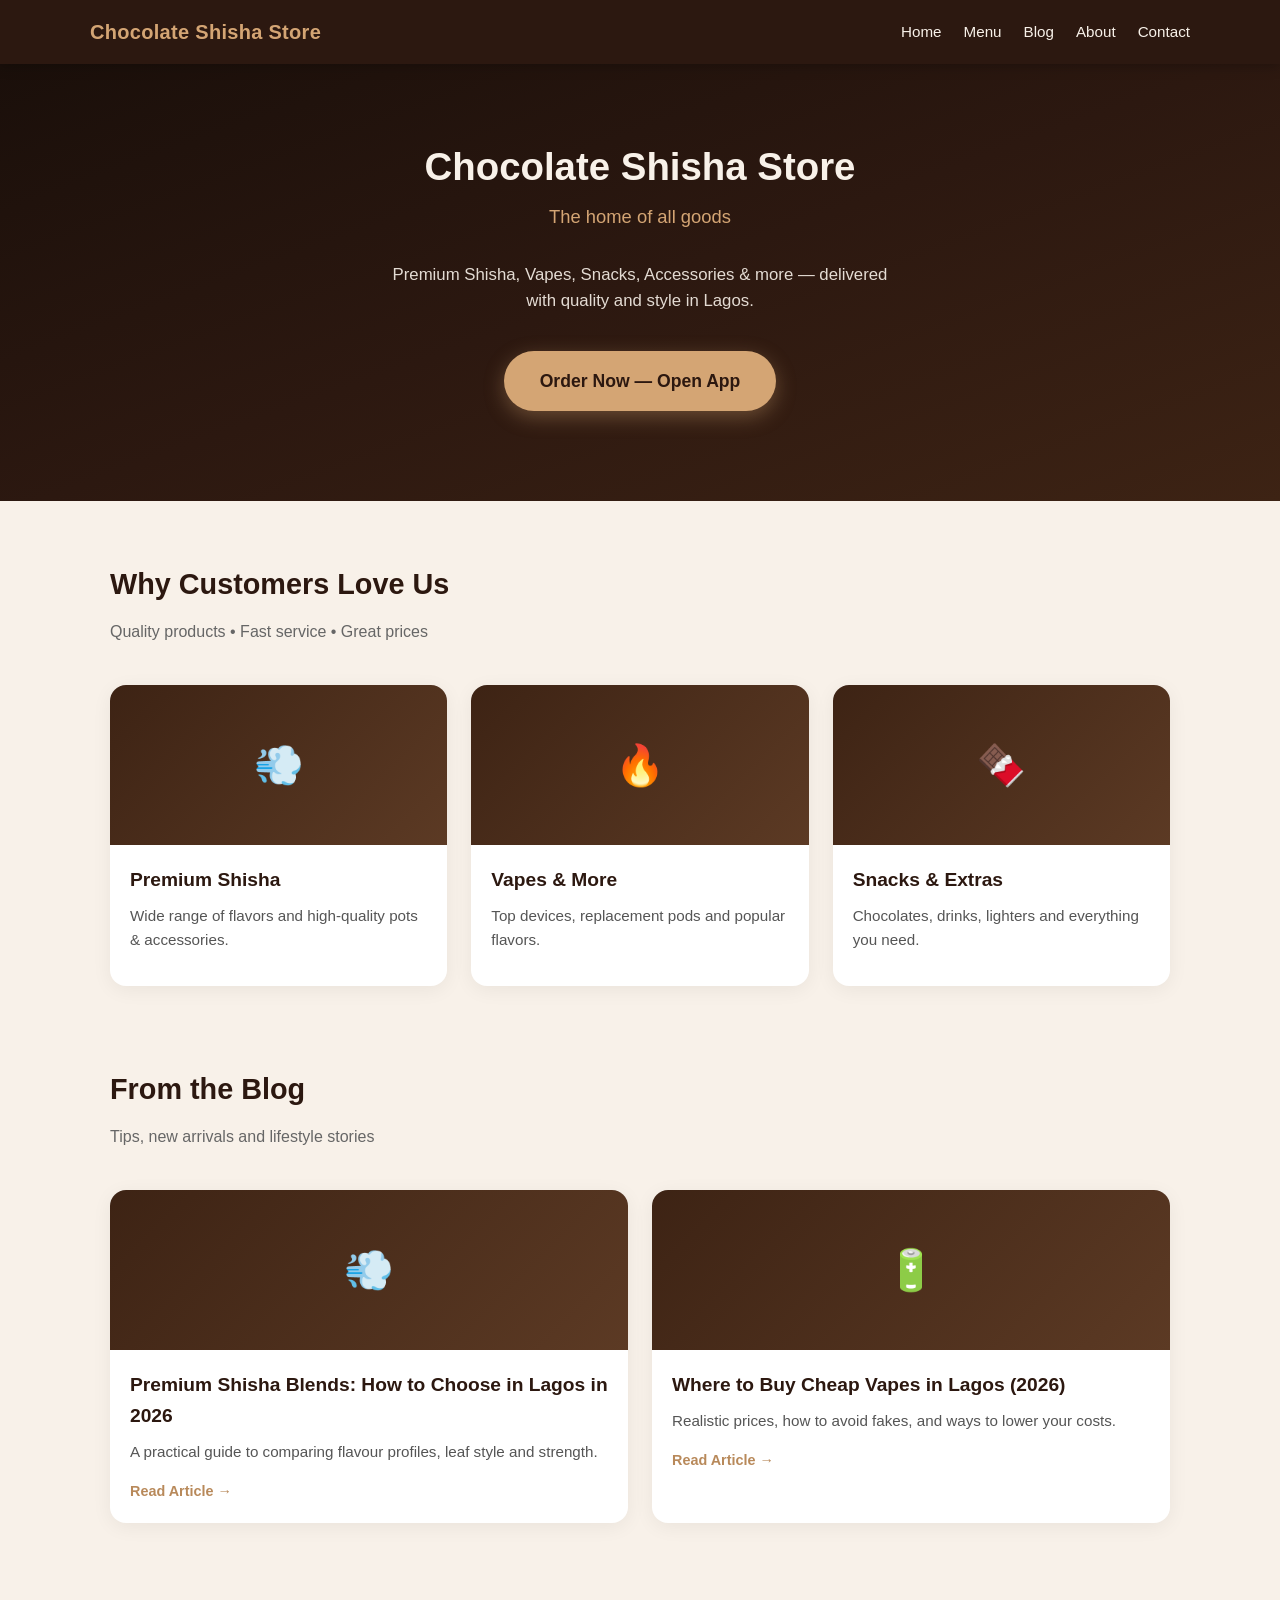
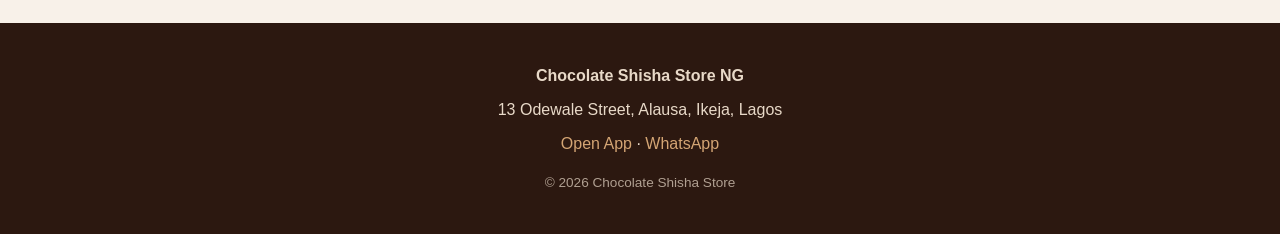
<file: index.html>
<!DOCTYPE html>
<html lang="en">
<head>
  <meta charset="UTF-8" />
  <meta name="viewport" content="width=device-width, initial-scale=1.0" />
  <title>Chocolate Shisha Store | The Home of All Goods</title>
  <meta name="description" content="Premium Shisha, Vapes, Snacks & More in Lagos. Order easily from our app." />
  <link rel="stylesheet" href="styles.css" />
  <link rel="icon" href="https://app.puffwithchocolate.com/icon-192.png" />
</head>
<body>
  <header>
    <div class="nav">
      <div class="logo">Chocolate Shisha Store</div>
      <nav class="nav-links">
        <a href="index.html">Home</a>
        <a href="https://app.puffwithchocolate.com" target="_blank">Menu</a>
        <a href="blog.html">Blog</a>
        <a href="about.html">About</a>
        <a href="contact.html">Contact</a>
      </nav>
    </div>
  </header>

  <section class="hero">
    <h1>Chocolate Shisha Store</h1>
    <div class="tagline">The home of all goods</div>
    <p>Premium Shisha, Vapes, Snacks, Accessories & more — delivered with quality and style in Lagos.</p>
    <a href="https://app.puffwithchocolate.com" class="btn" target="_blank">Order Now — Open App</a>
  </section>

  <section class="section">
    <h2 class="section-title">Why Customers Love Us</h2>
    <p class="section-subtitle">Quality products • Fast service • Great prices</p>
    
    <div class="cards">
      <div class="card">
        <div class="card-img">💨</div>
        <div class="card-body">
          <h3>Premium Shisha</h3>
          <p>Wide range of flavors and high-quality pots & accessories.</p>
        </div>
      </div>
      <div class="card">
        <div class="card-img">🔥</div>
        <div class="card-body">
          <h3>Vapes & More</h3>
          <p>Top devices, replacement pods and popular flavors.</p>
        </div>
      </div>
      <div class="card">
        <div class="card-img">🍫</div>
        <div class="card-body">
          <h3>Snacks & Extras</h3>
          <p>Chocolates, drinks, lighters and everything you need.</p>
        </div>
      </div>
    </div>
  </section>

  <section class="section" style="padding-top: 20px;">
    <h2 class="section-title">From the Blog</h2>
    <p class="section-subtitle">Tips, new arrivals and lifestyle stories</p>
    
    <div class="cards">
      <div class="card">
        <div class="card-img">💨</div>
        <div class="card-body">
          <h3>Premium Shisha Blends: How to Choose in Lagos in 2026</h3>
          <p>A practical guide to comparing flavour profiles, leaf style and strength.</p>
          <a href="premium-shisha-blends-lagos.html" class="card-link">Read Article →</a>
        </div>
      </div>
      <div class="card">
        <div class="card-img">🔋</div>
        <div class="card-body">
          <h3>Where to Buy Cheap Vapes in Lagos (2026)</h3>
          <p>Realistic prices, how to avoid fakes, and ways to lower your costs.</p>
          <a href="buy-cheap-vapes-lagos.html" class="card-link">Read Article →</a>
        </div>
      </div>
    </div>
  </section>

  <footer>
    <p><strong>Chocolate Shisha Store NG</strong></p>
    <p style="margin: 8px 0;">13 Odewale Street, Alausa, Ikeja, Lagos</p>
    <p>
      <a href="https://app.puffwithchocolate.com">Open App</a> · 
      <a href="https://wa.me/2349168044419">WhatsApp</a>
    </p>
    <p style="margin-top: 16px; font-size: 0.85rem; opacity: 0.7;">© 2026 Chocolate Shisha Store</p>
  </footer>
</body>
</html>
</file>
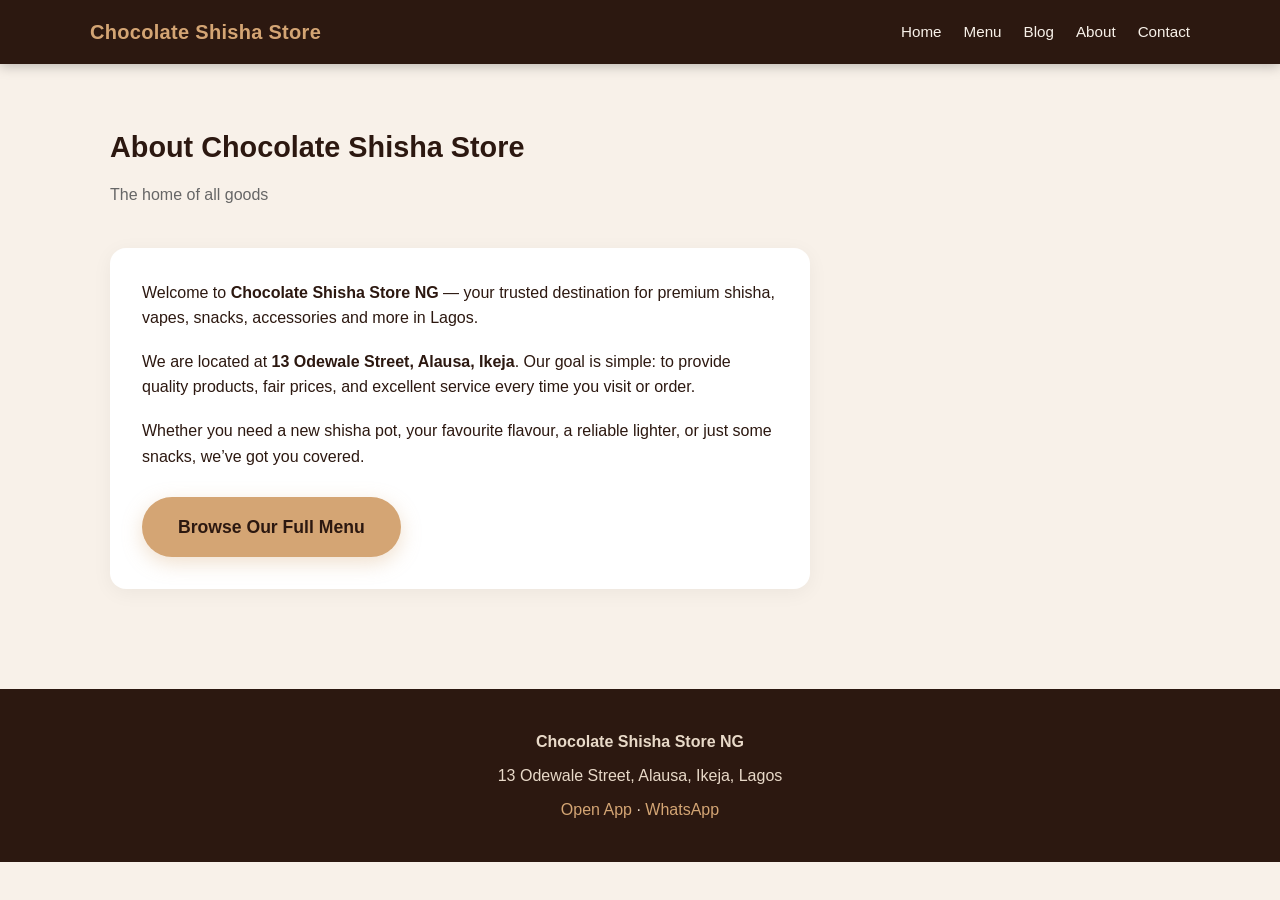
<file: about.html>
<!DOCTYPE html>
<html lang="en">
<head>
  <meta charset="UTF-8" />
  <meta name="viewport" content="width=device-width, initial-scale=1.0" />
  <title>About Us | Chocolate Shisha Store</title>
  <link rel="stylesheet" href="styles.css" />
</head>
<body>
  <header>
    <div class="nav">
      <div class="logo">Chocolate Shisha Store</div>
      <nav class="nav-links">
        <a href="index.html">Home</a>
        <a href="https://app.puffwithchocolate.com" target="_blank">Menu</a>
        <a href="blog.html">Blog</a>
        <a href="about.html">About</a>
        <a href="contact.html">Contact</a>
      </nav>
    </div>
  </header>

  <section class="section">
    <h1 class="section-title">About Chocolate Shisha Store</h1>
    <p class="section-subtitle">The home of all goods</p>

    <div class="content-box">
      <p style="margin-bottom: 18px;">
        Welcome to <strong>Chocolate Shisha Store NG</strong> — your trusted destination for premium shisha, vapes, snacks, accessories and more in Lagos.
      </p>
      <p style="margin-bottom: 18px;">
        We are located at <strong>13 Odewale Street, Alausa, Ikeja</strong>. Our goal is simple: to provide quality products, fair prices, and excellent service every time you visit or order.
      </p>
      <p style="margin-bottom: 18px;">
        Whether you need a new shisha pot, your favourite flavour, a reliable lighter, or just some snacks, we’ve got you covered.
      </p>
      <p>
        <a href="https://app.puffwithchocolate.com" class="btn" target="_blank" style="margin-top: 10px;">Browse Our Full Menu</a>
      </p>
    </div>
  </section>

  <footer>
    <p><strong>Chocolate Shisha Store NG</strong></p>
    <p style="margin: 8px 0;">13 Odewale Street, Alausa, Ikeja, Lagos</p>
    <p>
      <a href="https://app.puffwithchocolate.com">Open App</a> · 
      <a href="https://wa.me/2349168044419">WhatsApp</a>
    </p>
  </footer>
</body>
</html>
</file>
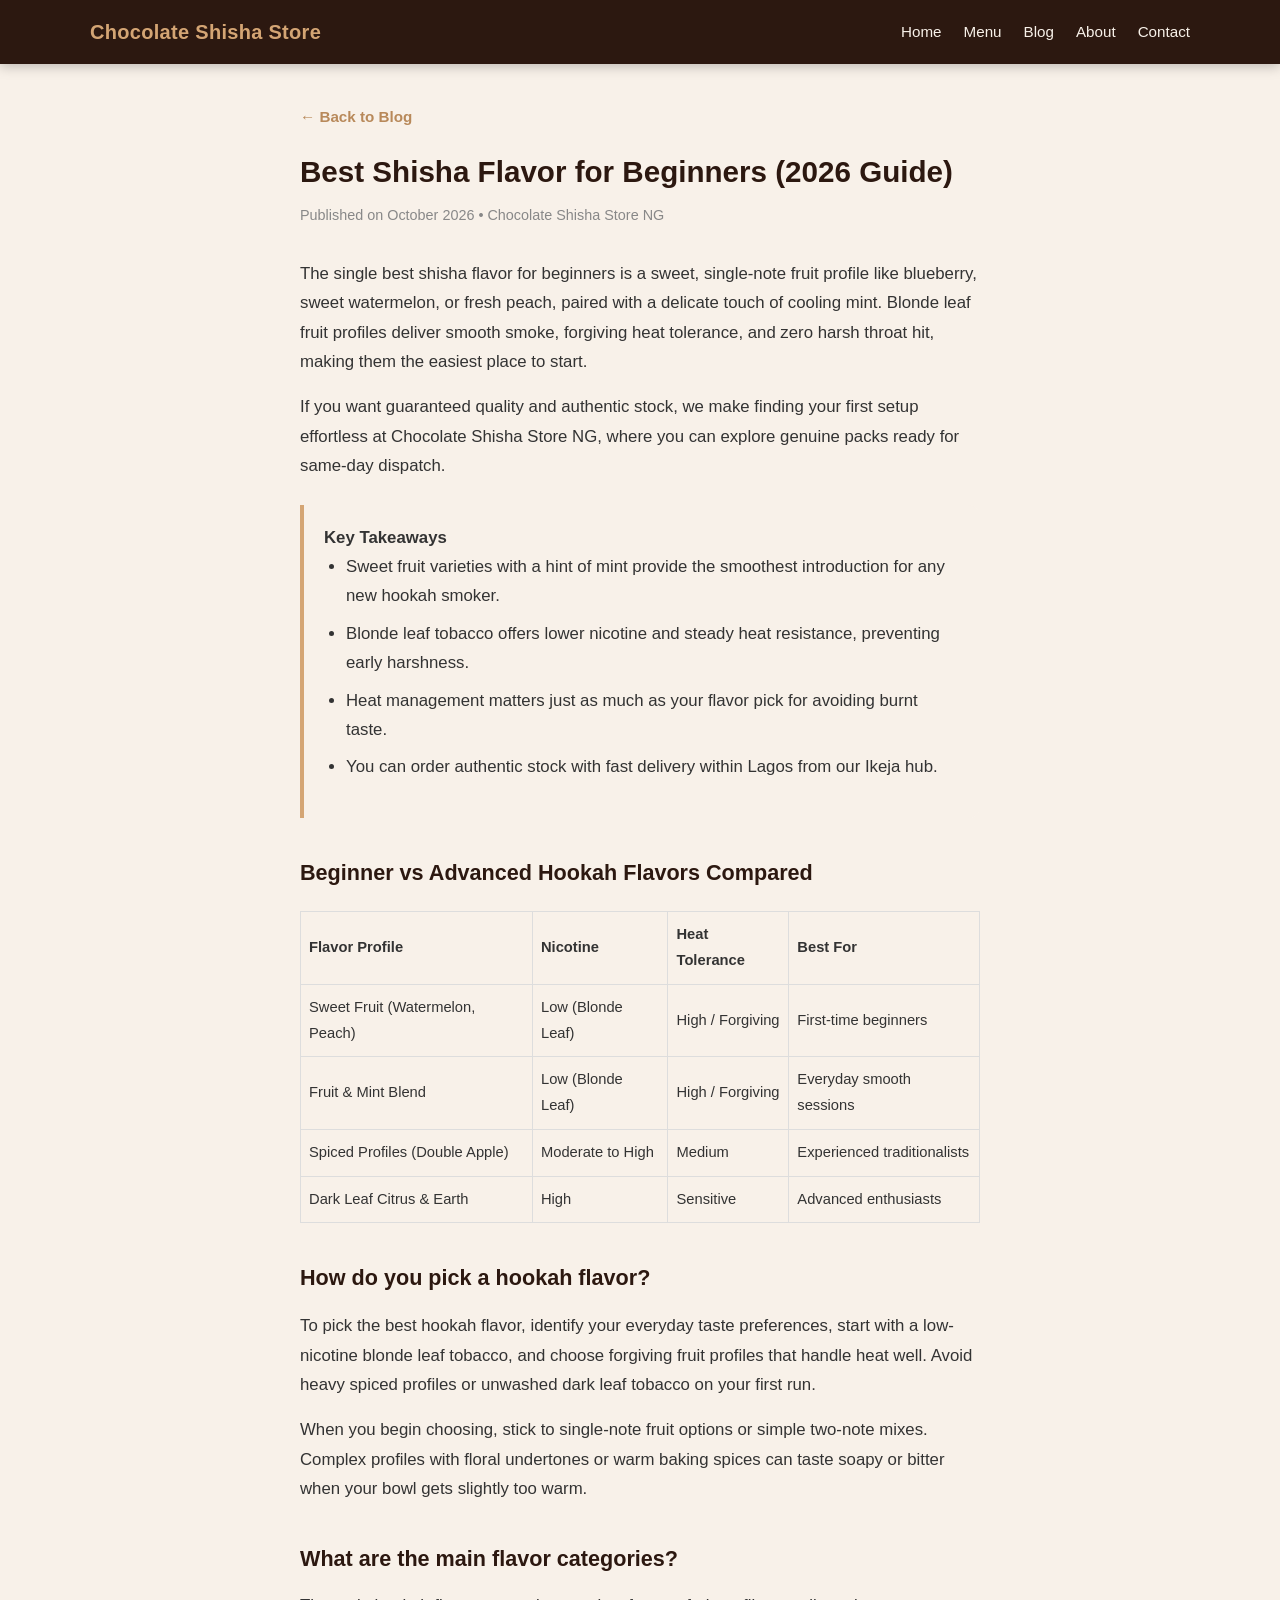
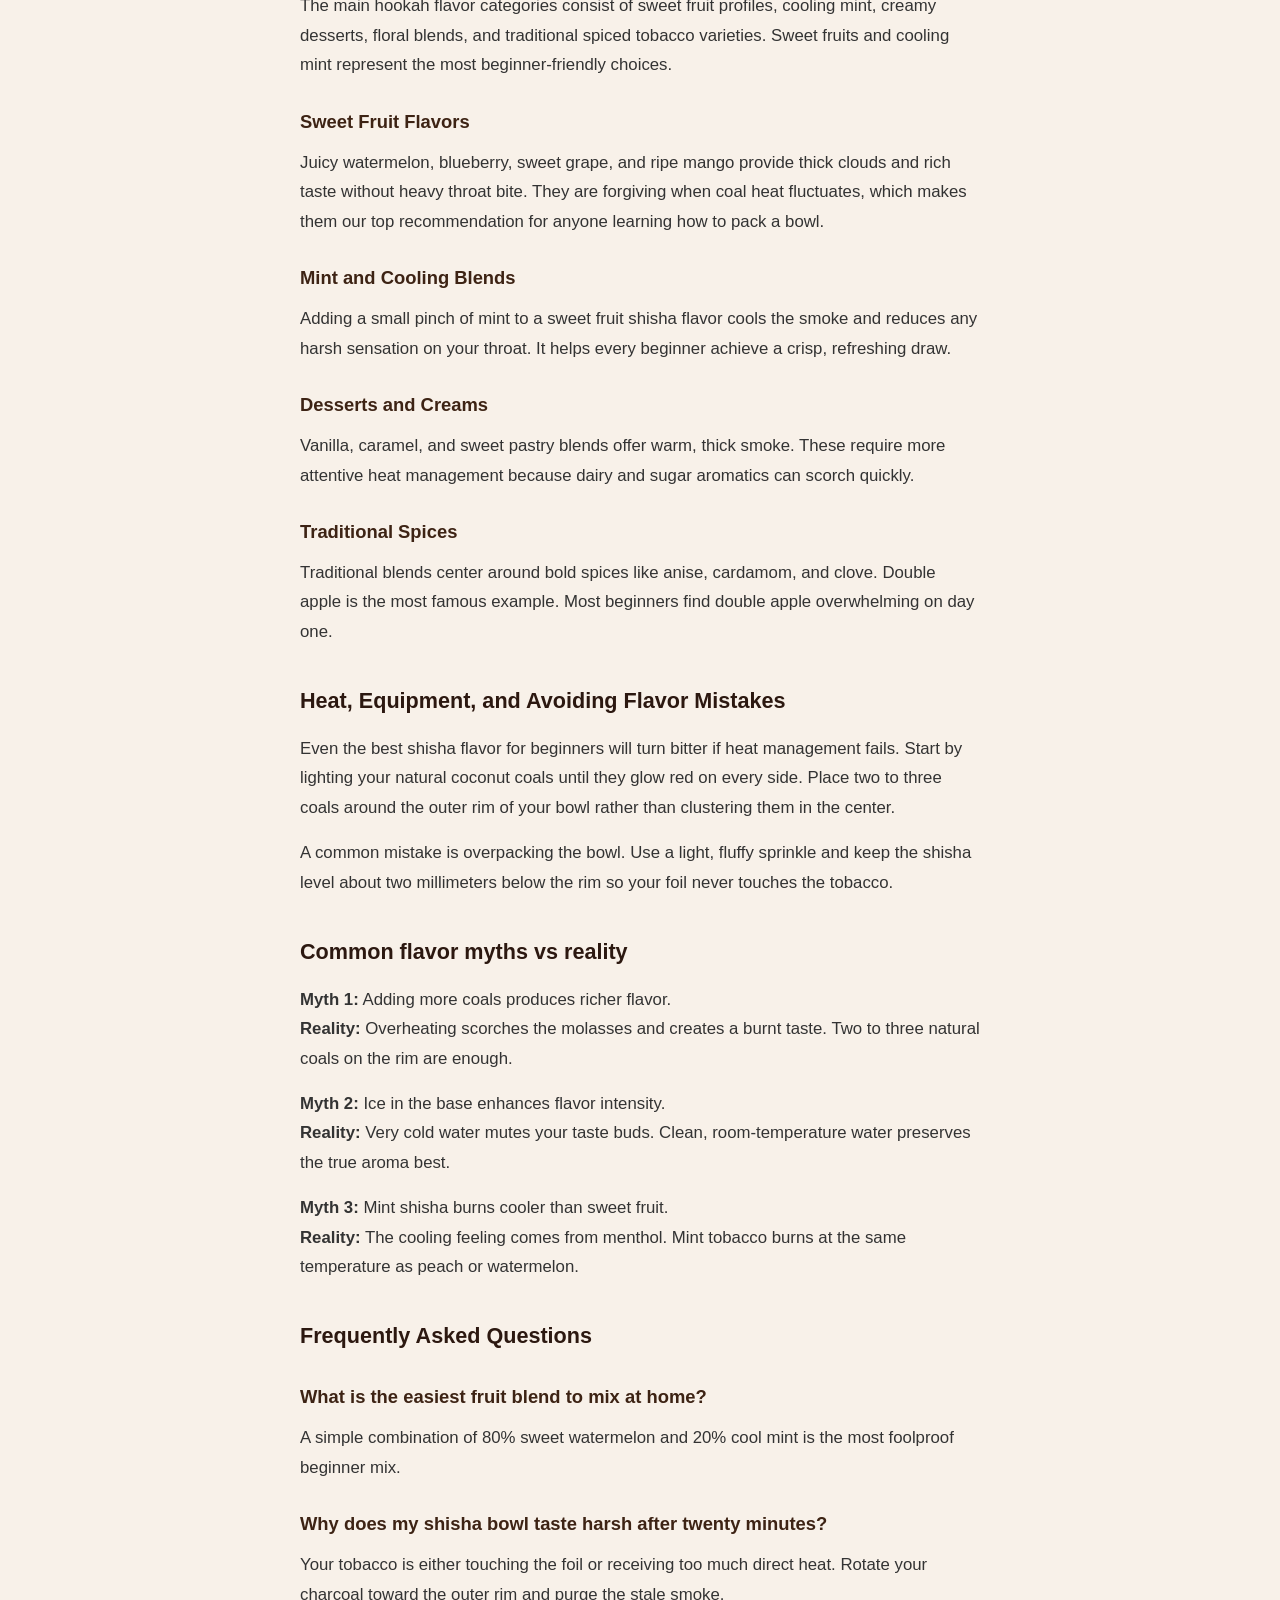
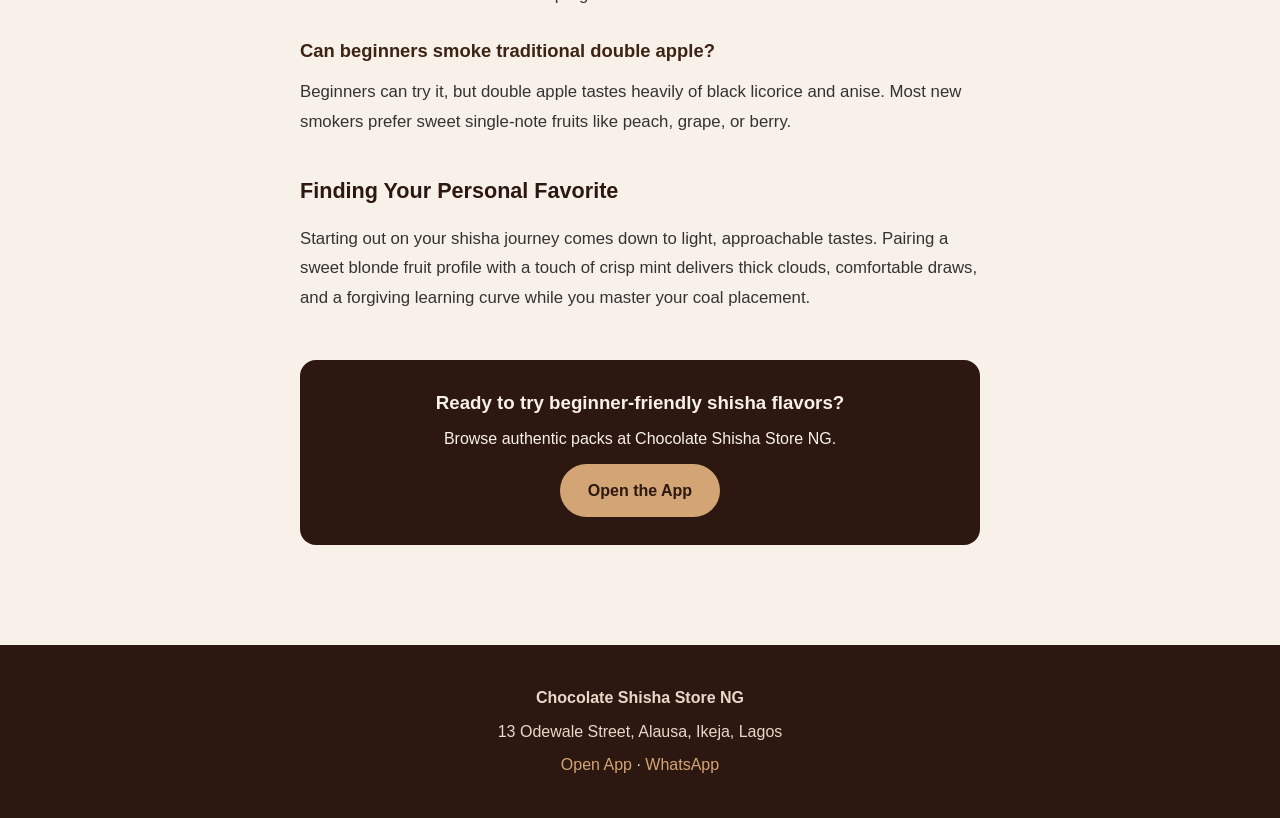
<file: best-shisha-flavor-for-beginners.html>
<!DOCTYPE html>
<html lang="en">
<head>
  <meta charset="UTF-8" />
  <meta name="viewport" content="width=device-width, initial-scale=1.0" />
  <title>Best Shisha Flavor for Beginners (2026 Guide) | Chocolate Shisha Store</title>
  <meta name="description" content="Discover the best shisha flavor for beginners. Sweet fruit profiles with a touch of mint offer the smoothest start. Order authentic stock in Lagos." />
  <link rel="stylesheet" href="styles.css" />
  <style>
    .article { max-width: 720px; margin: 0 auto; padding: 40px 20px 60px; }
    .article-header { margin-bottom: 32px; }
    .article-header h1 { font-size: 1.85rem; line-height: 1.3; color: #2c1810; margin-bottom: 12px; }
    .article-meta { color: #888; font-size: 0.9rem; margin-bottom: 24px; }
    .article-content { font-size: 1.05rem; line-height: 1.75; color: #333; }
    .article-content h2 { font-size: 1.35rem; margin: 36px 0 14px; color: #2c1810; }
    .article-content h3 { font-size: 1.15rem; margin: 26px 0 10px; color: #3d2314; }
    .article-content p { margin-bottom: 16px; }
    .article-content ul, .article-content ol { margin: 0 0 18px 22px; }
    .article-content li { margin-bottom: 8px; }
    .article-content table { width: 100%; border-collapse: collapse; margin: 20px 0; font-size: 0.92rem; }
    .article-content th, .article-content td { border: 1px solid #ddd; padding: 10px 8px; text-align: left; }
    .article-content th { background: #f8f1e9; }
    .back-link { display: inline-block; margin-bottom: 24px; color: #b8895a; font-weight: 600; font-size: 0.95rem; }
    .cta-box {
      background: #2c1810; color: #f8f1e9; border-radius: 16px;
      padding: 28px; text-align: center; margin-top: 48px;
    }
    .cta-box a {
      display: inline-block; background: #d4a574; color: #2c1810;
      padding: 14px 28px; border-radius: 50px; font-weight: 700; margin-top: 12px;
    }
    .key-takeaways {
      background: #f8f1e9; border-left: 4px solid #d4a574;
      padding: 18px 20px; margin: 24px 0; border-radius: 0 12px 12px 0;
    }
  </style>
</head>
<body>
  <header>
    <div class="nav">
      <div class="logo">Chocolate Shisha Store</div>
      <nav class="nav-links">
        <a href="index.html">Home</a>
        <a href="https://app.puffwithchocolate.com" target="_blank">Menu</a>
        <a href="blog.html">Blog</a>
        <a href="about.html">About</a>
        <a href="contact.html">Contact</a>
      </nav>
    </div>
  </header>

  <article class="article">
    <a href="blog.html" class="back-link">← Back to Blog</a>

    <div class="article-header">
      <h1>Best Shisha Flavor for Beginners (2026 Guide)</h1>
      <div class="article-meta">Published on October 2026 • Chocolate Shisha Store NG</div>
    </div>

    <div class="article-content">
      <p>The single best shisha flavor for beginners is a sweet, single-note fruit profile like blueberry, sweet watermelon, or fresh peach, paired with a delicate touch of cooling mint. Blonde leaf fruit profiles deliver smooth smoke, forgiving heat tolerance, and zero harsh throat hit, making them the easiest place to start.</p>

      <p>If you want guaranteed quality and authentic stock, we make finding your first setup effortless at <a href="https://app.puffwithchocolate.com">Chocolate Shisha Store NG</a>, where you can explore genuine packs ready for same-day dispatch.</p>

      <div class="key-takeaways">
        <strong>Key Takeaways</strong>
        <ul>
          <li>Sweet fruit varieties with a hint of mint provide the smoothest introduction for any new hookah smoker.</li>
          <li>Blonde leaf tobacco offers lower nicotine and steady heat resistance, preventing early harshness.</li>
          <li>Heat management matters just as much as your flavor pick for avoiding burnt taste.</li>
          <li>You can order authentic stock with fast delivery within Lagos from our Ikeja hub.</li>
        </ul>
      </div>

      <h2>Beginner vs Advanced Hookah Flavors Compared</h2>
      <table>
        <tr>
          <th>Flavor Profile</th>
          <th>Nicotine</th>
          <th>Heat Tolerance</th>
          <th>Best For</th>
        </tr>
        <tr>
          <td>Sweet Fruit (Watermelon, Peach)</td>
          <td>Low (Blonde Leaf)</td>
          <td>High / Forgiving</td>
          <td>First-time beginners</td>
        </tr>
        <tr>
          <td>Fruit & Mint Blend</td>
          <td>Low (Blonde Leaf)</td>
          <td>High / Forgiving</td>
          <td>Everyday smooth sessions</td>
        </tr>
        <tr>
          <td>Spiced Profiles (Double Apple)</td>
          <td>Moderate to High</td>
          <td>Medium</td>
          <td>Experienced traditionalists</td>
        </tr>
        <tr>
          <td>Dark Leaf Citrus & Earth</td>
          <td>High</td>
          <td>Sensitive</td>
          <td>Advanced enthusiasts</td>
        </tr>
      </table>

      <h2>How do you pick a hookah flavor?</h2>
      <p>To pick the best hookah flavor, identify your everyday taste preferences, start with a low-nicotine blonde leaf tobacco, and choose forgiving fruit profiles that handle heat well. Avoid heavy spiced profiles or unwashed dark leaf tobacco on your first run.</p>

      <p>When you begin choosing, stick to single-note fruit options or simple two-note mixes. Complex profiles with floral undertones or warm baking spices can taste soapy or bitter when your bowl gets slightly too warm.</p>

      <h2>What are the main flavor categories?</h2>
      <p>The main hookah flavor categories consist of sweet fruit profiles, cooling mint, creamy desserts, floral blends, and traditional spiced tobacco varieties. Sweet fruits and cooling mint represent the most beginner-friendly choices.</p>

      <h3>Sweet Fruit Flavors</h3>
      <p>Juicy watermelon, blueberry, sweet grape, and ripe mango provide thick clouds and rich taste without heavy throat bite. They are forgiving when coal heat fluctuates, which makes them our top recommendation for anyone learning how to pack a bowl.</p>

      <h3>Mint and Cooling Blends</h3>
      <p>Adding a small pinch of mint to a sweet fruit shisha flavor cools the smoke and reduces any harsh sensation on your throat. It helps every beginner achieve a crisp, refreshing draw.</p>

      <h3>Desserts and Creams</h3>
      <p>Vanilla, caramel, and sweet pastry blends offer warm, thick smoke. These require more attentive heat management because dairy and sugar aromatics can scorch quickly.</p>

      <h3>Traditional Spices</h3>
      <p>Traditional blends center around bold spices like anise, cardamom, and clove. Double apple is the most famous example. Most beginners find double apple overwhelming on day one.</p>

      <h2>Heat, Equipment, and Avoiding Flavor Mistakes</h2>
      <p>Even the best shisha flavor for beginners will turn bitter if heat management fails. Start by lighting your natural coconut coals until they glow red on every side. Place two to three coals around the outer rim of your bowl rather than clustering them in the center.</p>

      <p>A common mistake is overpacking the bowl. Use a light, fluffy sprinkle and keep the shisha level about two millimeters below the rim so your foil never touches the tobacco.</p>

      <h2>Common flavor myths vs reality</h2>
      <p><strong>Myth 1:</strong> Adding more coals produces richer flavor.<br>
      <strong>Reality:</strong> Overheating scorches the molasses and creates a burnt taste. Two to three natural coals on the rim are enough.</p>

      <p><strong>Myth 2:</strong> Ice in the base enhances flavor intensity.<br>
      <strong>Reality:</strong> Very cold water mutes your taste buds. Clean, room-temperature water preserves the true aroma best.</p>

      <p><strong>Myth 3:</strong> Mint shisha burns cooler than sweet fruit.<br>
      <strong>Reality:</strong> The cooling feeling comes from menthol. Mint tobacco burns at the same temperature as peach or watermelon.</p>

      <h2>Frequently Asked Questions</h2>

      <h3>What is the easiest fruit blend to mix at home?</h3>
      <p>A simple combination of 80% sweet watermelon and 20% cool mint is the most foolproof beginner mix.</p>

      <h3>Why does my shisha bowl taste harsh after twenty minutes?</h3>
      <p>Your tobacco is either touching the foil or receiving too much direct heat. Rotate your charcoal toward the outer rim and purge the stale smoke.</p>

      <h3>Can beginners smoke traditional double apple?</h3>
      <p>Beginners can try it, but double apple tastes heavily of black licorice and anise. Most new smokers prefer sweet single-note fruits like peach, grape, or berry.</p>

      <h2>Finding Your Personal Favorite</h2>
      <p>Starting out on your shisha journey comes down to light, approachable tastes. Pairing a sweet blonde fruit profile with a touch of crisp mint delivers thick clouds, comfortable draws, and a forgiving learning curve while you master your coal placement.</p>
    </div>

    <div class="cta-box">
      <h3 style="margin-bottom: 8px;">Ready to try beginner-friendly shisha flavors?</h3>
      <p>Browse authentic packs at Chocolate Shisha Store NG.</p>
      <a href="https://app.puffwithchocolate.com" target="_blank">Open the App</a>
    </div>
  </article>

  <footer>
    <p><strong>Chocolate Shisha Store NG</strong></p>
    <p style="margin: 8px 0;">13 Odewale Street, Alausa, Ikeja, Lagos</p>
    <p>
      <a href="https://app.puffwithchocolate.com">Open App</a> · 
      <a href="https://wa.me/2349168044419">WhatsApp</a>
    </p>
  </footer>
</body>
</html>
</file>
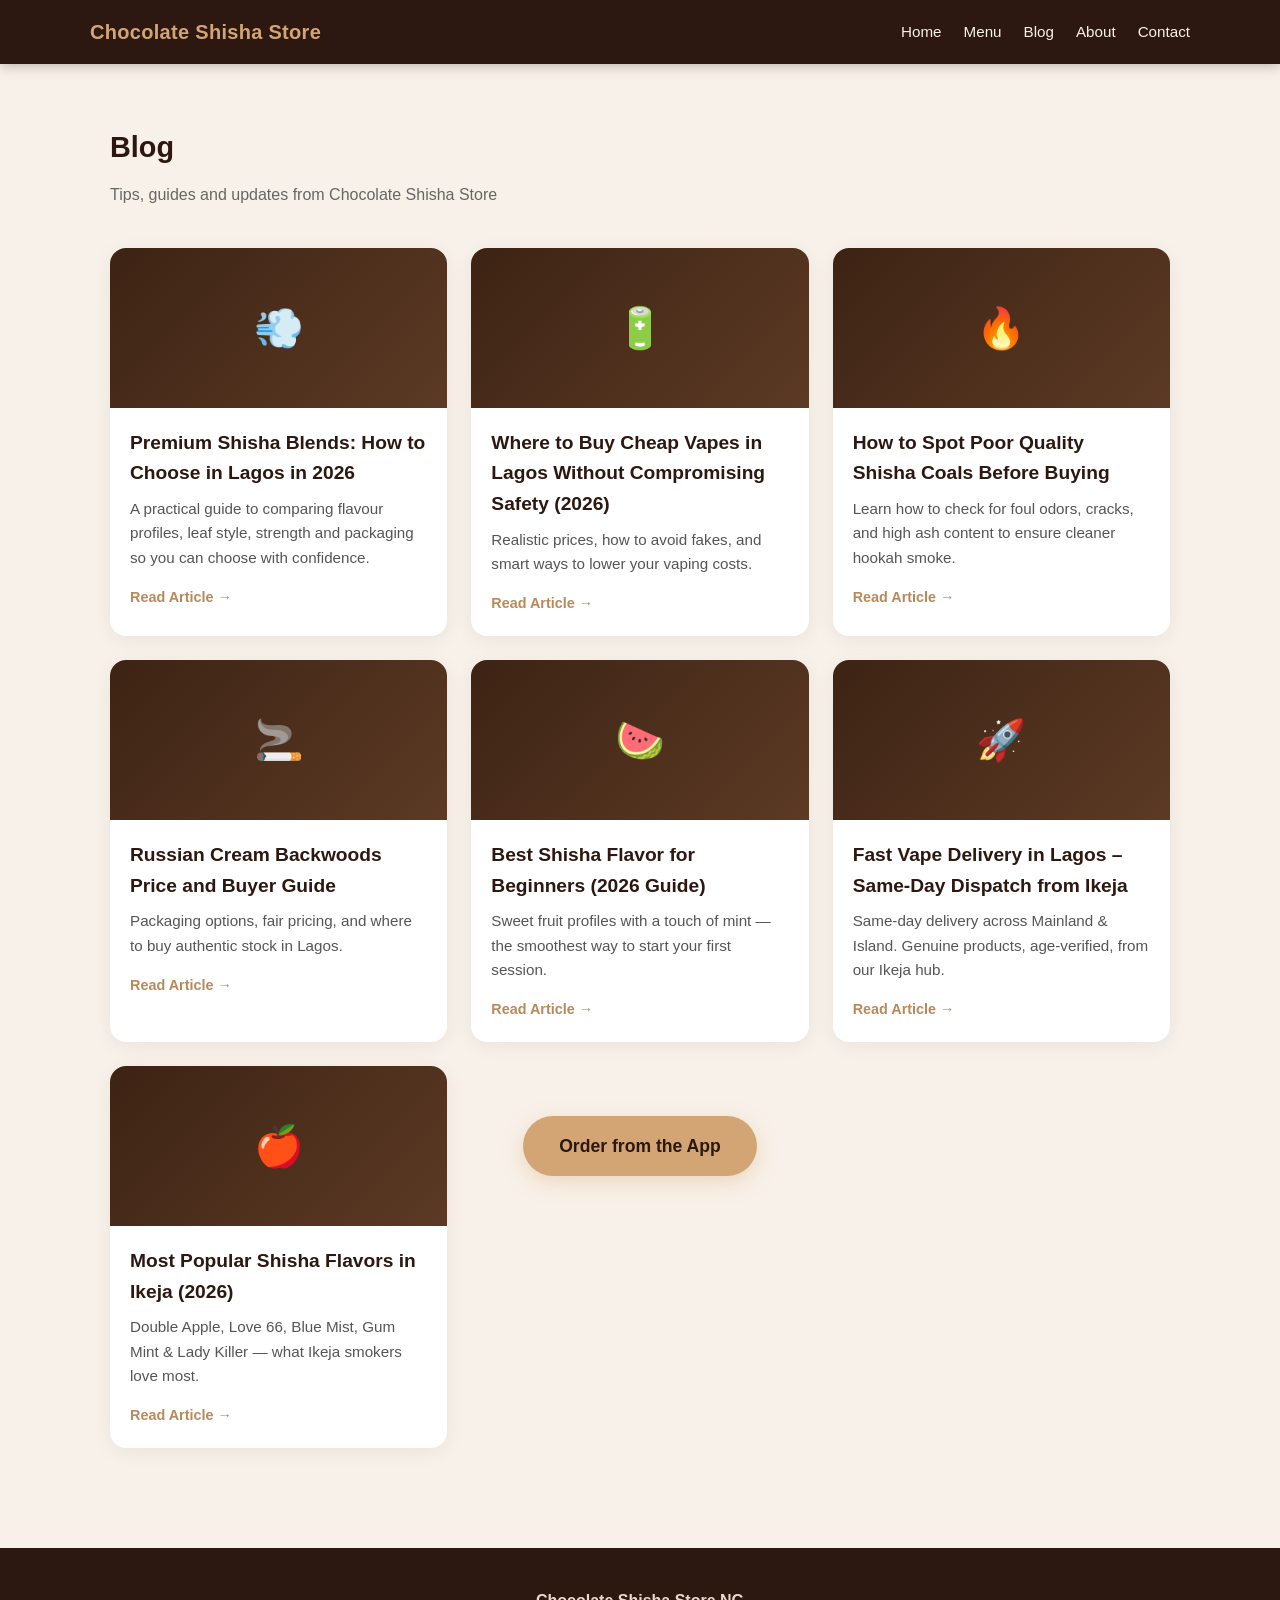
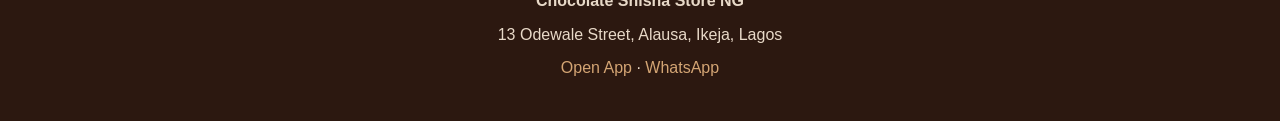
<file: blog.html>
<!DOCTYPE html>
<html lang="en">
<head>
  <meta charset="UTF-8" />
  <meta name="viewport" content="width=device-width, initial-scale=1.0" />
  <title>Blog | Chocolate Shisha Store</title>
  <link rel="stylesheet" href="styles.css" />
</head>
<body>
  <header>
    <div class="nav">
      <div class="logo">Chocolate Shisha Store</div>
      <nav class="nav-links">
        <a href="index.html">Home</a>
        <a href="https://app.puffwithchocolate.com" target="_blank">Menu</a>
        <a href="blog.html">Blog</a>
        <a href="about.html">About</a>
        <a href="contact.html">Contact</a>
      </nav>
    </div>
  </header>

  <section class="section">
    <h1 class="section-title">Blog</h1>
    <p class="section-subtitle">Tips, guides and updates from Chocolate Shisha Store</p>

    <div class="cards">

      <!-- New Article -->
      <div class="card">
        <div class="card-img">💨</div>
        <div class="card-body">
          <h3>Premium Shisha Blends: How to Choose in Lagos in 2026</h3>
          <p>A practical guide to comparing flavour profiles, leaf style, strength and packaging so you can choose with confidence.</p>
          <a href="premium-shisha-blends-lagos.html" class="card-link">Read Article →</a>
        </div>
      </div>

      <!-- New Article -->
           <div class="card">
        <div class="card-img">🔋</div>
        <div class="card-body">
          <h3>Where to Buy Cheap Vapes in Lagos Without Compromising Safety (2026)</h3>
          <p>Realistic prices, how to avoid fakes, and smart ways to lower your vaping costs.</p>
          <a href="buy-cheap-vapes-lagos.html" class="card-link">Read Article →</a>
        </div>
      </div>

      <!-- New Article -->
          <div class="card">
        <div class="card-img">🔥</div>
        <div class="card-body">
          <h3>How to Spot Poor Quality Shisha Coals Before Buying</h3>
          <p>Learn how to check for foul odors, cracks, and high ash content to ensure cleaner hookah smoke.</p>
          <a href="how-to-spot-poor-quality-shisha-coals.html" class="card-link">Read Article →</a>
        </div>
      </div>

     <!-- New Article -->
          <div class="card">
        <div class="card-img">🚬</div>
        <div class="card-body">
          <h3>Russian Cream Backwoods Price and Buyer Guide</h3>
          <p>Packaging options, fair pricing, and where to buy authentic stock in Lagos.</p>
          <a href="russian-cream-backwoods-price.html" class="card-link">Read Article →</a>
        </div>
      </div>
      
    <!-- New Article --> 
          <div class="card">
        <div class="card-img">🍉</div>
        <div class="card-body">
          <h3>Best Shisha Flavor for Beginners (2026 Guide)</h3>
          <p>Sweet fruit profiles with a touch of mint — the smoothest way to start your first session.</p>
          <a href="best-shisha-flavor-for-beginners.html" class="card-link">Read Article →</a>
        </div>
      </div>
      
    <!-- New Article -->  
         <div class="card">
        <div class="card-img">🚀</div>
        <div class="card-body">
          <h3>Fast Vape Delivery in Lagos – Same-Day Dispatch from Ikeja</h3>
          <p>Same-day delivery across Mainland & Island. Genuine products, age-verified, from our Ikeja hub.</p>
          <a href="fast-vape-delivery-lagos.html" class="card-link">Read Article →</a>
        </div>
      </div> 
   <!-- New Article -->
        <div class="card">
        <div class="card-img">🍎</div>
        <div class="card-body">
          <h3>Most Popular Shisha Flavors in Ikeja (2026)</h3>
          <p>Double Apple, Love 66, Blue Mist, Gum Mint & Lady Killer — what Ikeja smokers love most.</p>
          <a href="popular-shisha-flavors-ikeja.html" class="card-link">Read Article →</a>
        </div>
      </div>
      
    <div style="margin-top: 50px; text-align: center;">
      <a href="https://app.puffwithchocolate.com" class="btn" target="_blank">Order from the App</a>
    </div>
  </section>

  <footer>
    <p><strong>Chocolate Shisha Store NG</strong></p>
    <p style="margin: 8px 0;">13 Odewale Street, Alausa, Ikeja, Lagos</p>
    <p>
      <a href="https://app.puffwithchocolate.com">Open App</a> · 
      <a href="https://wa.me/2349168044419">WhatsApp</a>
    </p>
  </footer>
</body>
</html>
</file>
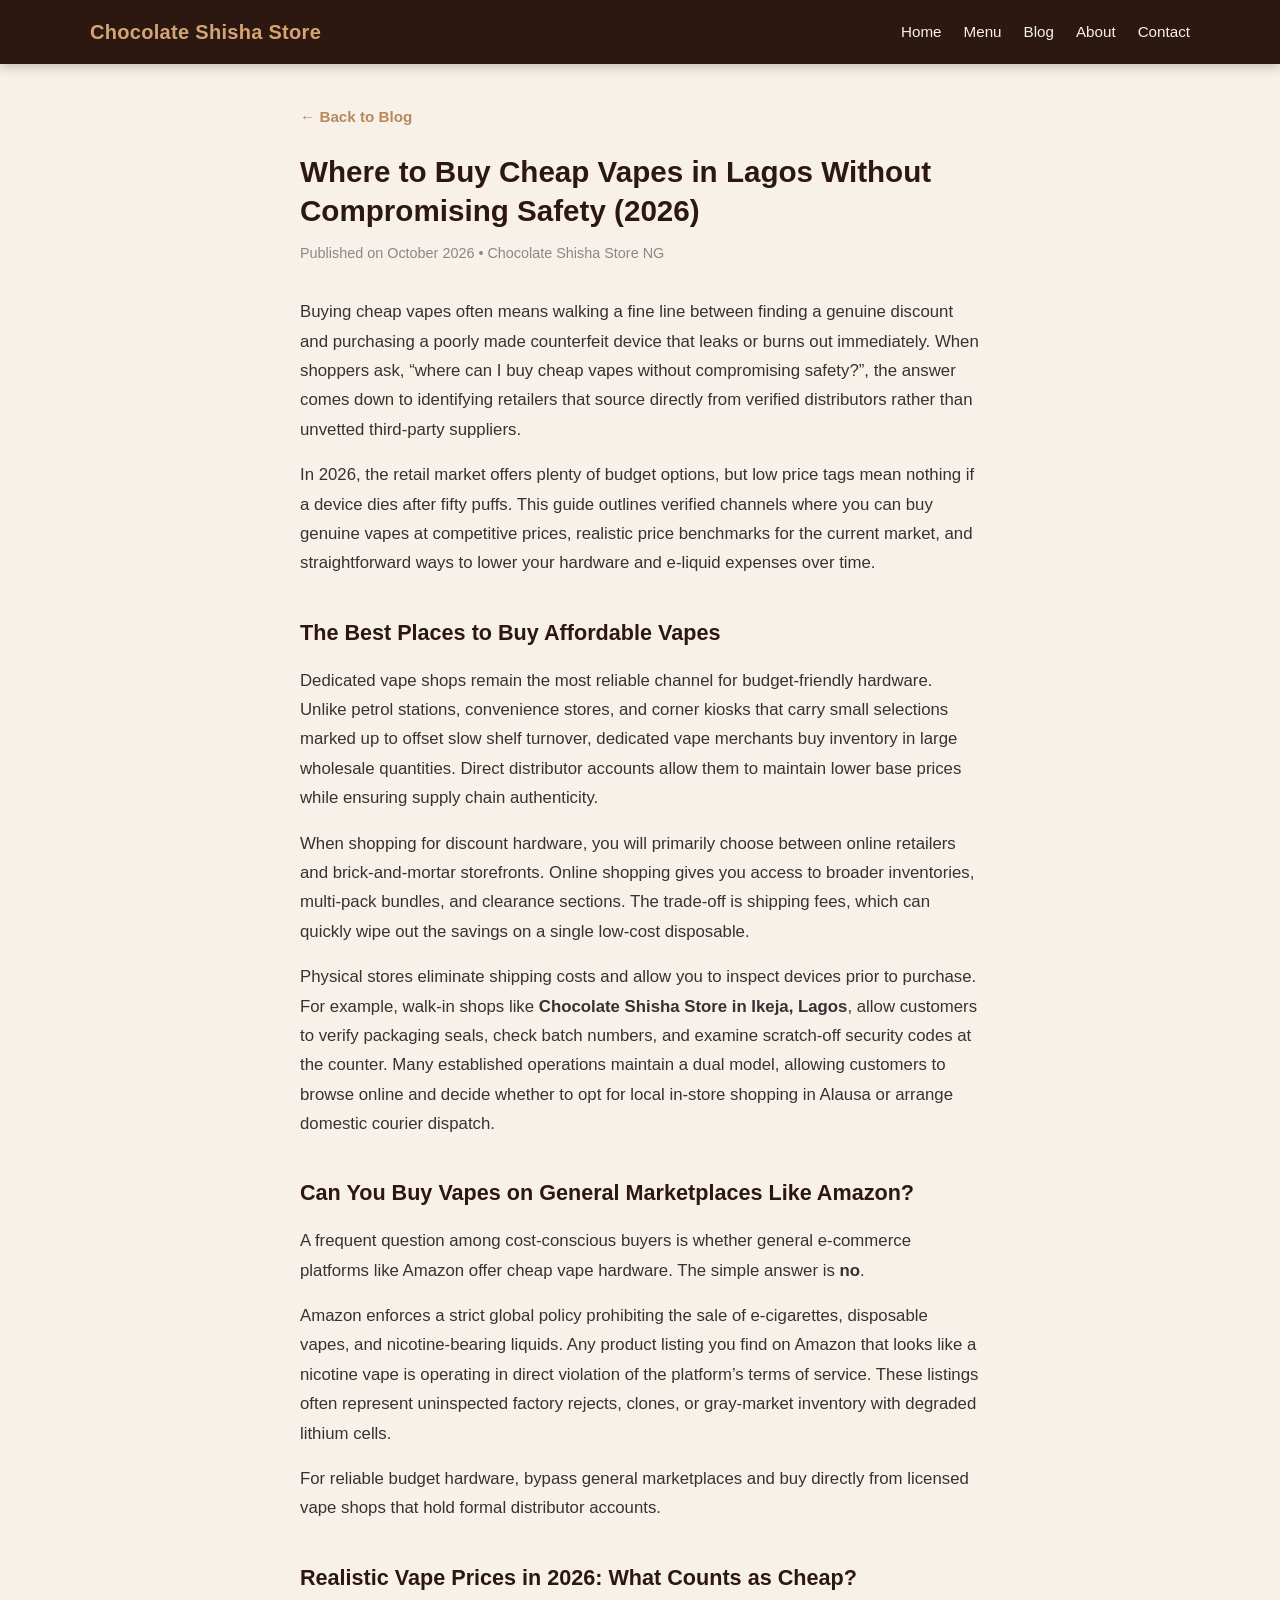
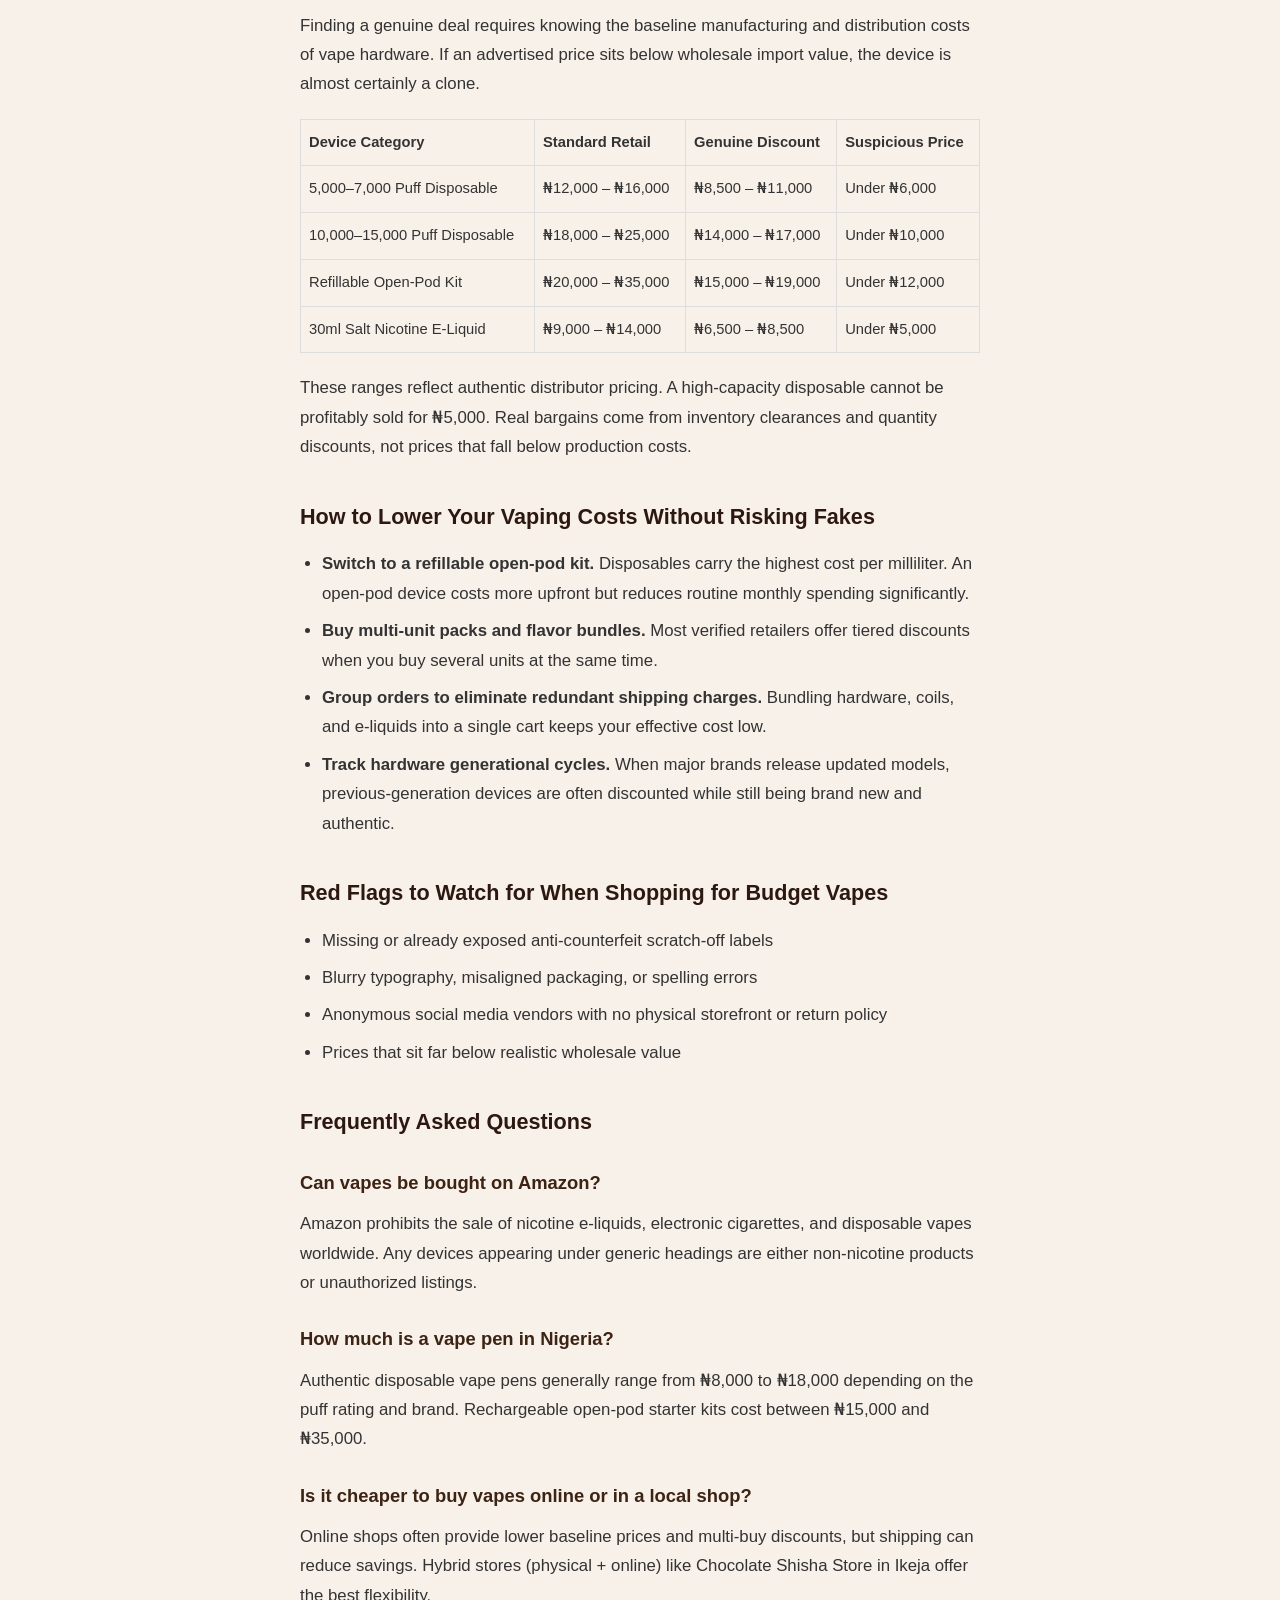
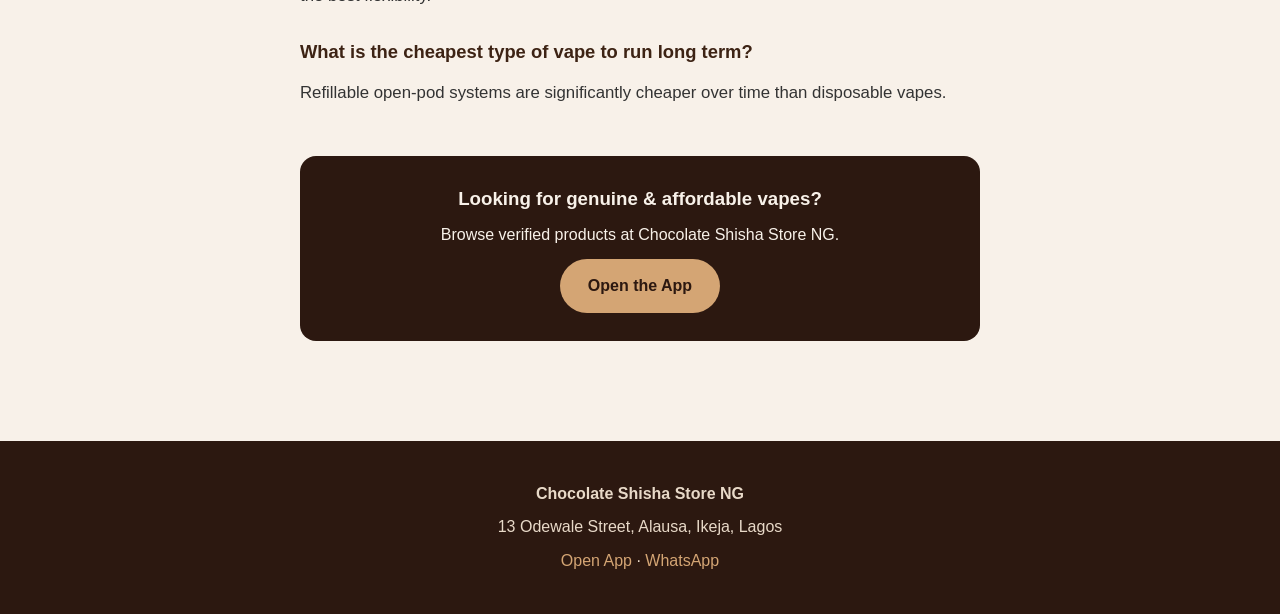
<file: buy-cheap-vapes-lagos.html>
<!DOCTYPE html>
<html lang="en">
<head>
  <meta charset="UTF-8" />
  <meta name="viewport" content="width=device-width, initial-scale=1.0" />
  <title>Where to Buy Cheap Vapes in Lagos Without Compromising Safety (2026) | Chocolate Shisha Store</title>
  <meta name="description" content="Learn where to buy cheap vapes in Lagos safely in 2026. Realistic prices, how to avoid fakes, and tips to lower your vaping costs from Chocolate Shisha Store NG." />
  <link rel="stylesheet" href="styles.css" />
  <style>
    .article { max-width: 720px; margin: 0 auto; padding: 40px 20px 60px; }
    .article-header { margin-bottom: 32px; }
    .article-header h1 { font-size: 1.85rem; line-height: 1.3; color: #2c1810; margin-bottom: 12px; }
    .article-meta { color: #888; font-size: 0.9rem; margin-bottom: 24px; }
    .article-content { font-size: 1.05rem; line-height: 1.75; color: #333; }
    .article-content h2 { font-size: 1.35rem; margin: 36px 0 14px; color: #2c1810; }
    .article-content h3 { font-size: 1.15rem; margin: 26px 0 10px; color: #3d2314; }
    .article-content p { margin-bottom: 16px; }
    .article-content ul, .article-content ol { margin: 0 0 18px 22px; }
    .article-content li { margin-bottom: 8px; }
    .article-content table { width: 100%; border-collapse: collapse; margin: 20px 0; font-size: 0.92rem; }
    .article-content th, .article-content td { border: 1px solid #ddd; padding: 10px 8px; text-align: left; }
    .article-content th { background: #f8f1e9; }
    .back-link { display: inline-block; margin-bottom: 24px; color: #b8895a; font-weight: 600; font-size: 0.95rem; }
    .cta-box {
      background: #2c1810; color: #f8f1e9; border-radius: 16px;
      padding: 28px; text-align: center; margin-top: 48px;
    }
    .cta-box a {
      display: inline-block; background: #d4a574; color: #2c1810;
      padding: 14px 28px; border-radius: 50px; font-weight: 700; margin-top: 12px;
    }
  </style>
</head>
<body>
  <header>
    <div class="nav">
      <div class="logo">Chocolate Shisha Store</div>
      <nav class="nav-links">
        <a href="index.html">Home</a>
        <a href="https://app.puffwithchocolate.com" target="_blank">Menu</a>
        <a href="blog.html">Blog</a>
        <a href="about.html">About</a>
        <a href="contact.html">Contact</a>
      </nav>
    </div>
  </header>

  <article class="article">
    <a href="blog.html" class="back-link">← Back to Blog</a>

    <div class="article-header">
      <h1>Where to Buy Cheap Vapes in Lagos Without Compromising Safety (2026)</h1>
      <div class="article-meta">Published on October 2026 • Chocolate Shisha Store NG</div>
    </div>

    <div class="article-content">
      <p>Buying cheap vapes often means walking a fine line between finding a genuine discount and purchasing a poorly made counterfeit device that leaks or burns out immediately. When shoppers ask, “where can I buy cheap vapes without compromising safety?”, the answer comes down to identifying retailers that source directly from verified distributors rather than unvetted third-party suppliers.</p>

      <p>In 2026, the retail market offers plenty of budget options, but low price tags mean nothing if a device dies after fifty puffs. This guide outlines verified channels where you can buy genuine vapes at competitive prices, realistic price benchmarks for the current market, and straightforward ways to lower your hardware and e-liquid expenses over time.</p>

      <h2>The Best Places to Buy Affordable Vapes</h2>
      <p>Dedicated vape shops remain the most reliable channel for budget-friendly hardware. Unlike petrol stations, convenience stores, and corner kiosks that carry small selections marked up to offset slow shelf turnover, dedicated vape merchants buy inventory in large wholesale quantities. Direct distributor accounts allow them to maintain lower base prices while ensuring supply chain authenticity.</p>

      <p>When shopping for discount hardware, you will primarily choose between online retailers and brick-and-mortar storefronts. Online shopping gives you access to broader inventories, multi-pack bundles, and clearance sections. The trade-off is shipping fees, which can quickly wipe out the savings on a single low-cost disposable.</p>

      <p>Physical stores eliminate shipping costs and allow you to inspect devices prior to purchase. For example, walk-in shops like <strong>Chocolate Shisha Store in Ikeja, Lagos</strong>, allow customers to verify packaging seals, check batch numbers, and examine scratch-off security codes at the counter. Many established operations maintain a dual model, allowing customers to browse online and decide whether to opt for local in-store shopping in Alausa or arrange domestic courier dispatch.</p>

      <h2>Can You Buy Vapes on General Marketplaces Like Amazon?</h2>
      <p>A frequent question among cost-conscious buyers is whether general e-commerce platforms like Amazon offer cheap vape hardware. The simple answer is <strong>no</strong>.</p>

      <p>Amazon enforces a strict global policy prohibiting the sale of e-cigarettes, disposable vapes, and nicotine-bearing liquids. Any product listing you find on Amazon that looks like a nicotine vape is operating in direct violation of the platform’s terms of service. These listings often represent uninspected factory rejects, clones, or gray-market inventory with degraded lithium cells.</p>

      <p>For reliable budget hardware, bypass general marketplaces and buy directly from licensed vape shops that hold formal distributor accounts.</p>

      <h2>Realistic Vape Prices in 2026: What Counts as Cheap?</h2>
      <p>Finding a genuine deal requires knowing the baseline manufacturing and distribution costs of vape hardware. If an advertised price sits below wholesale import value, the device is almost certainly a clone.</p>

      <table>
        <tr>
          <th>Device Category</th>
          <th>Standard Retail</th>
          <th>Genuine Discount</th>
          <th>Suspicious Price</th>
        </tr>
        <tr>
          <td>5,000–7,000 Puff Disposable</td>
          <td>₦12,000 – ₦16,000</td>
          <td>₦8,500 – ₦11,000</td>
          <td>Under ₦6,000</td>
        </tr>
        <tr>
          <td>10,000–15,000 Puff Disposable</td>
          <td>₦18,000 – ₦25,000</td>
          <td>₦14,000 – ₦17,000</td>
          <td>Under ₦10,000</td>
        </tr>
        <tr>
          <td>Refillable Open-Pod Kit</td>
          <td>₦20,000 – ₦35,000</td>
          <td>₦15,000 – ₦19,000</td>
          <td>Under ₦12,000</td>
        </tr>
        <tr>
          <td>30ml Salt Nicotine E-Liquid</td>
          <td>₦9,000 – ₦14,000</td>
          <td>₦6,500 – ₦8,500</td>
          <td>Under ₦5,000</td>
        </tr>
      </table>

      <p>These ranges reflect authentic distributor pricing. A high-capacity disposable cannot be profitably sold for ₦5,000. Real bargains come from inventory clearances and quantity discounts, not prices that fall below production costs.</p>

      <h2>How to Lower Your Vaping Costs Without Risking Fakes</h2>
      <ul>
        <li><strong>Switch to a refillable open-pod kit.</strong> Disposables carry the highest cost per milliliter. An open-pod device costs more upfront but reduces routine monthly spending significantly.</li>
        <li><strong>Buy multi-unit packs and flavor bundles.</strong> Most verified retailers offer tiered discounts when you buy several units at the same time.</li>
        <li><strong>Group orders to eliminate redundant shipping charges.</strong> Bundling hardware, coils, and e-liquids into a single cart keeps your effective cost low.</li>
        <li><strong>Track hardware generational cycles.</strong> When major brands release updated models, previous-generation devices are often discounted while still being brand new and authentic.</li>
      </ul>

      <h2>Red Flags to Watch for When Shopping for Budget Vapes</h2>
      <ul>
        <li>Missing or already exposed anti-counterfeit scratch-off labels</li>
        <li>Blurry typography, misaligned packaging, or spelling errors</li>
        <li>Anonymous social media vendors with no physical storefront or return policy</li>
        <li>Prices that sit far below realistic wholesale value</li>
      </ul>

      <h2>Frequently Asked Questions</h2>

      <h3>Can vapes be bought on Amazon?</h3>
      <p>Amazon prohibits the sale of nicotine e-liquids, electronic cigarettes, and disposable vapes worldwide. Any devices appearing under generic headings are either non-nicotine products or unauthorized listings.</p>

      <h3>How much is a vape pen in Nigeria?</h3>
      <p>Authentic disposable vape pens generally range from ₦8,000 to ₦18,000 depending on the puff rating and brand. Rechargeable open-pod starter kits cost between ₦15,000 and ₦35,000.</p>

      <h3>Is it cheaper to buy vapes online or in a local shop?</h3>
      <p>Online shops often provide lower baseline prices and multi-buy discounts, but shipping can reduce savings. Hybrid stores (physical + online) like Chocolate Shisha Store in Ikeja offer the best flexibility.</p>

      <h3>What is the cheapest type of vape to run long term?</h3>
      <p>Refillable open-pod systems are significantly cheaper over time than disposable vapes.</p>
    </div>

    <div class="cta-box">
      <h3 style="margin-bottom: 8px;">Looking for genuine & affordable vapes?</h3>
      <p>Browse verified products at Chocolate Shisha Store NG.</p>
      <a href="https://app.puffwithchocolate.com" target="_blank">Open the App</a>
    </div>
  </article>

  <footer>
    <p><strong>Chocolate Shisha Store NG</strong></p>
    <p style="margin: 8px 0;">13 Odewale Street, Alausa, Ikeja, Lagos</p>
    <p>
      <a href="https://app.puffwithchocolate.com">Open App</a> · 
      <a href="https://wa.me/2349168044419">WhatsApp</a>
    </p>
  </footer>
</body>
</html>
</file>
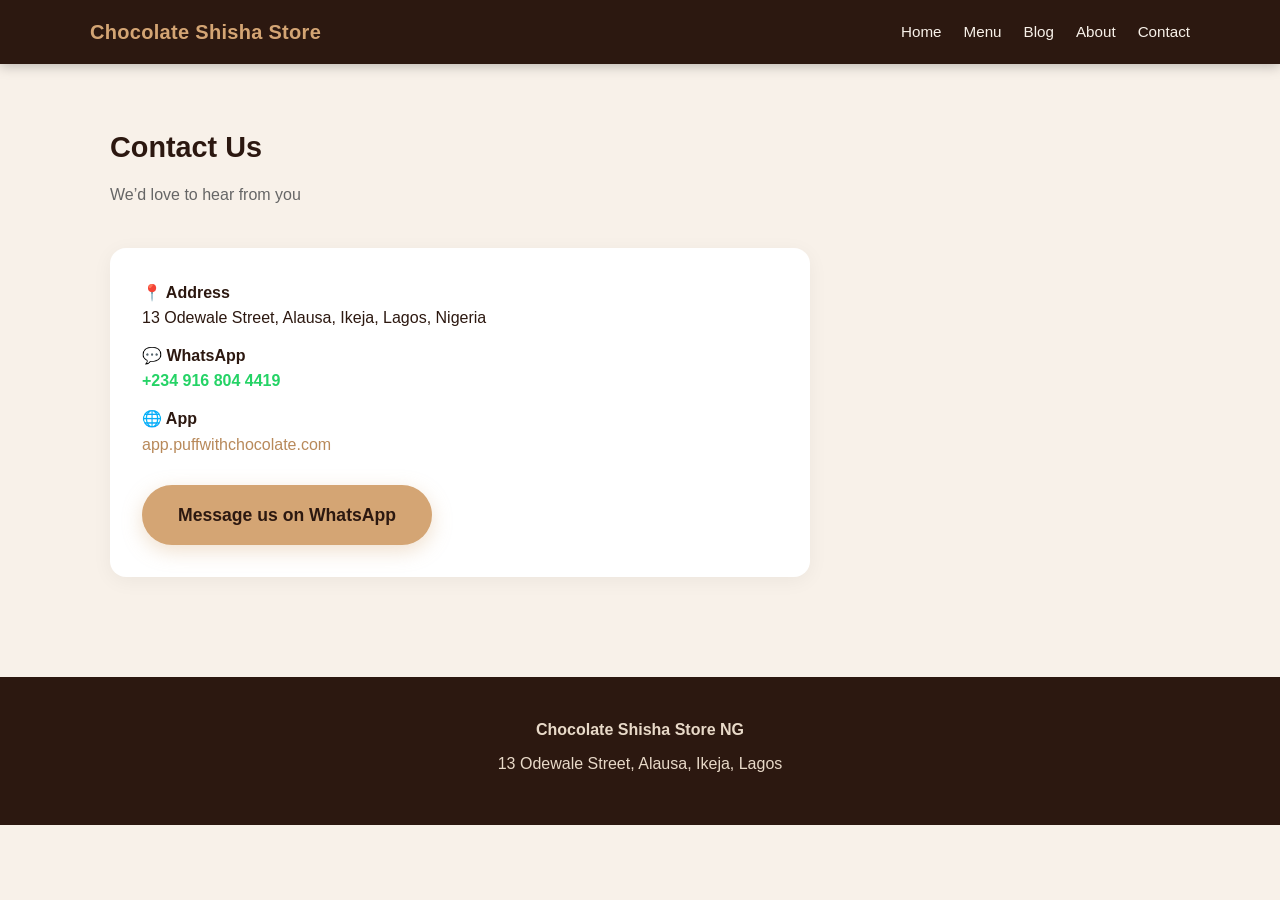
<file: contact.html>
<!DOCTYPE html>
<html lang="en">
<head>
  <meta charset="UTF-8" />
  <meta name="viewport" content="width=device-width, initial-scale=1.0" />
  <title>Contact | Chocolate Shisha Store</title>
  <link rel="stylesheet" href="styles.css" />
</head>
<body>
  <header>
    <div class="nav">
      <div class="logo">Chocolate Shisha Store</div>
      <nav class="nav-links">
        <a href="index.html">Home</a>
        <a href="https://app.puffwithchocolate.com" target="_blank">Menu</a>
        <a href="blog.html">Blog</a>
        <a href="about.html">About</a>
        <a href="contact.html">Contact</a>
      </nav>
    </div>
  </header>

  <section class="section">
    <h1 class="section-title">Contact Us</h1>
    <p class="section-subtitle">We’d love to hear from you</p>

    <div class="content-box">
      <p style="margin-bottom: 12px;"><strong>📍 Address</strong><br>
      13 Odewale Street, Alausa, Ikeja, Lagos, Nigeria</p>

      <p style="margin-bottom: 12px;"><strong>💬 WhatsApp</strong><br>
      <a href="https://wa.me/2349168044419" style="color: #25D366; font-weight: 600;">+234 916 804 4419</a></p>

      <p style="margin-bottom: 12px;"><strong>🌐 App</strong><br>
      <a href="https://app.puffwithchocolate.com" style="color: var(--gold-dark);">app.puffwithchocolate.com</a></p>

      <p style="margin-top: 28px;">
        <a href="https://wa.me/2349168044419" class="btn" target="_blank">Message us on WhatsApp</a>
      </p>
    </div>
  </section>

  <footer>
    <p><strong>Chocolate Shisha Store NG</strong></p>
    <p style="margin: 8px 0;">13 Odewale Street, Alausa, Ikeja, Lagos</p>
  </footer>
</body>
</html>
</file>
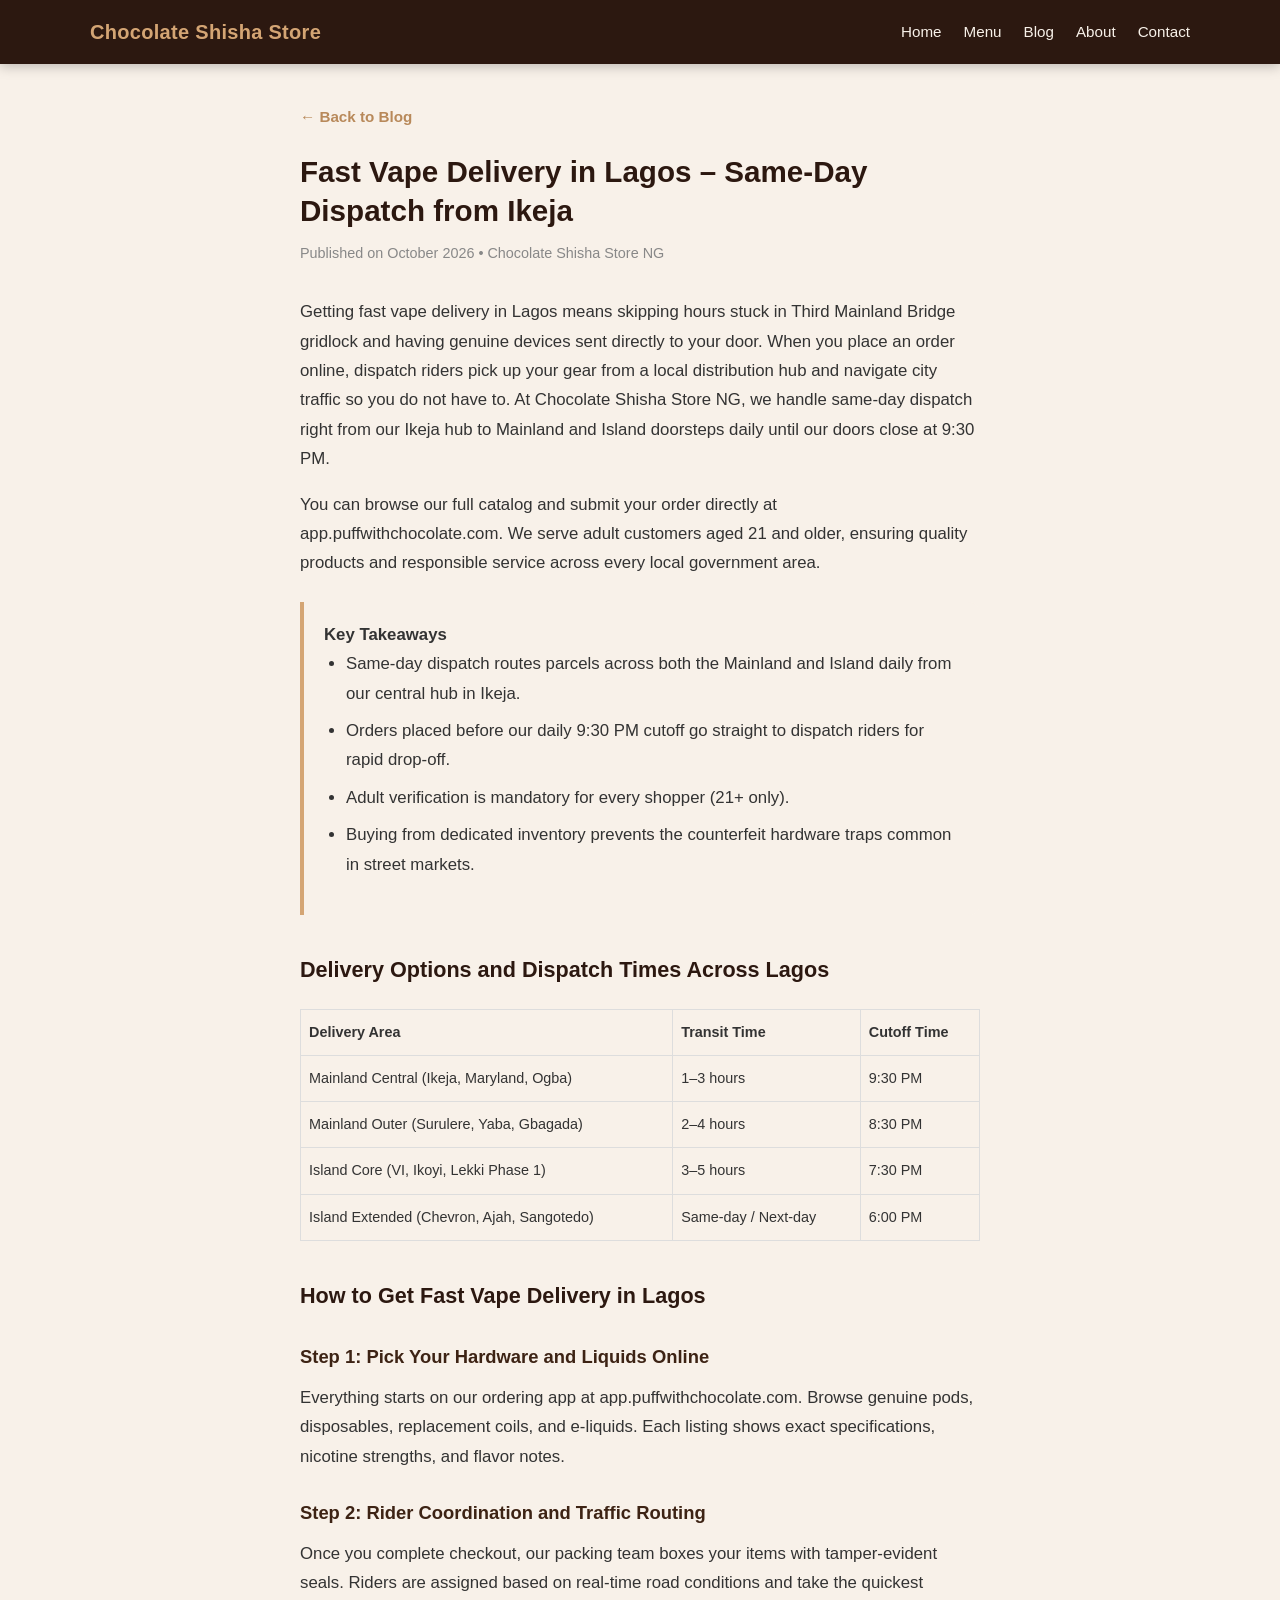
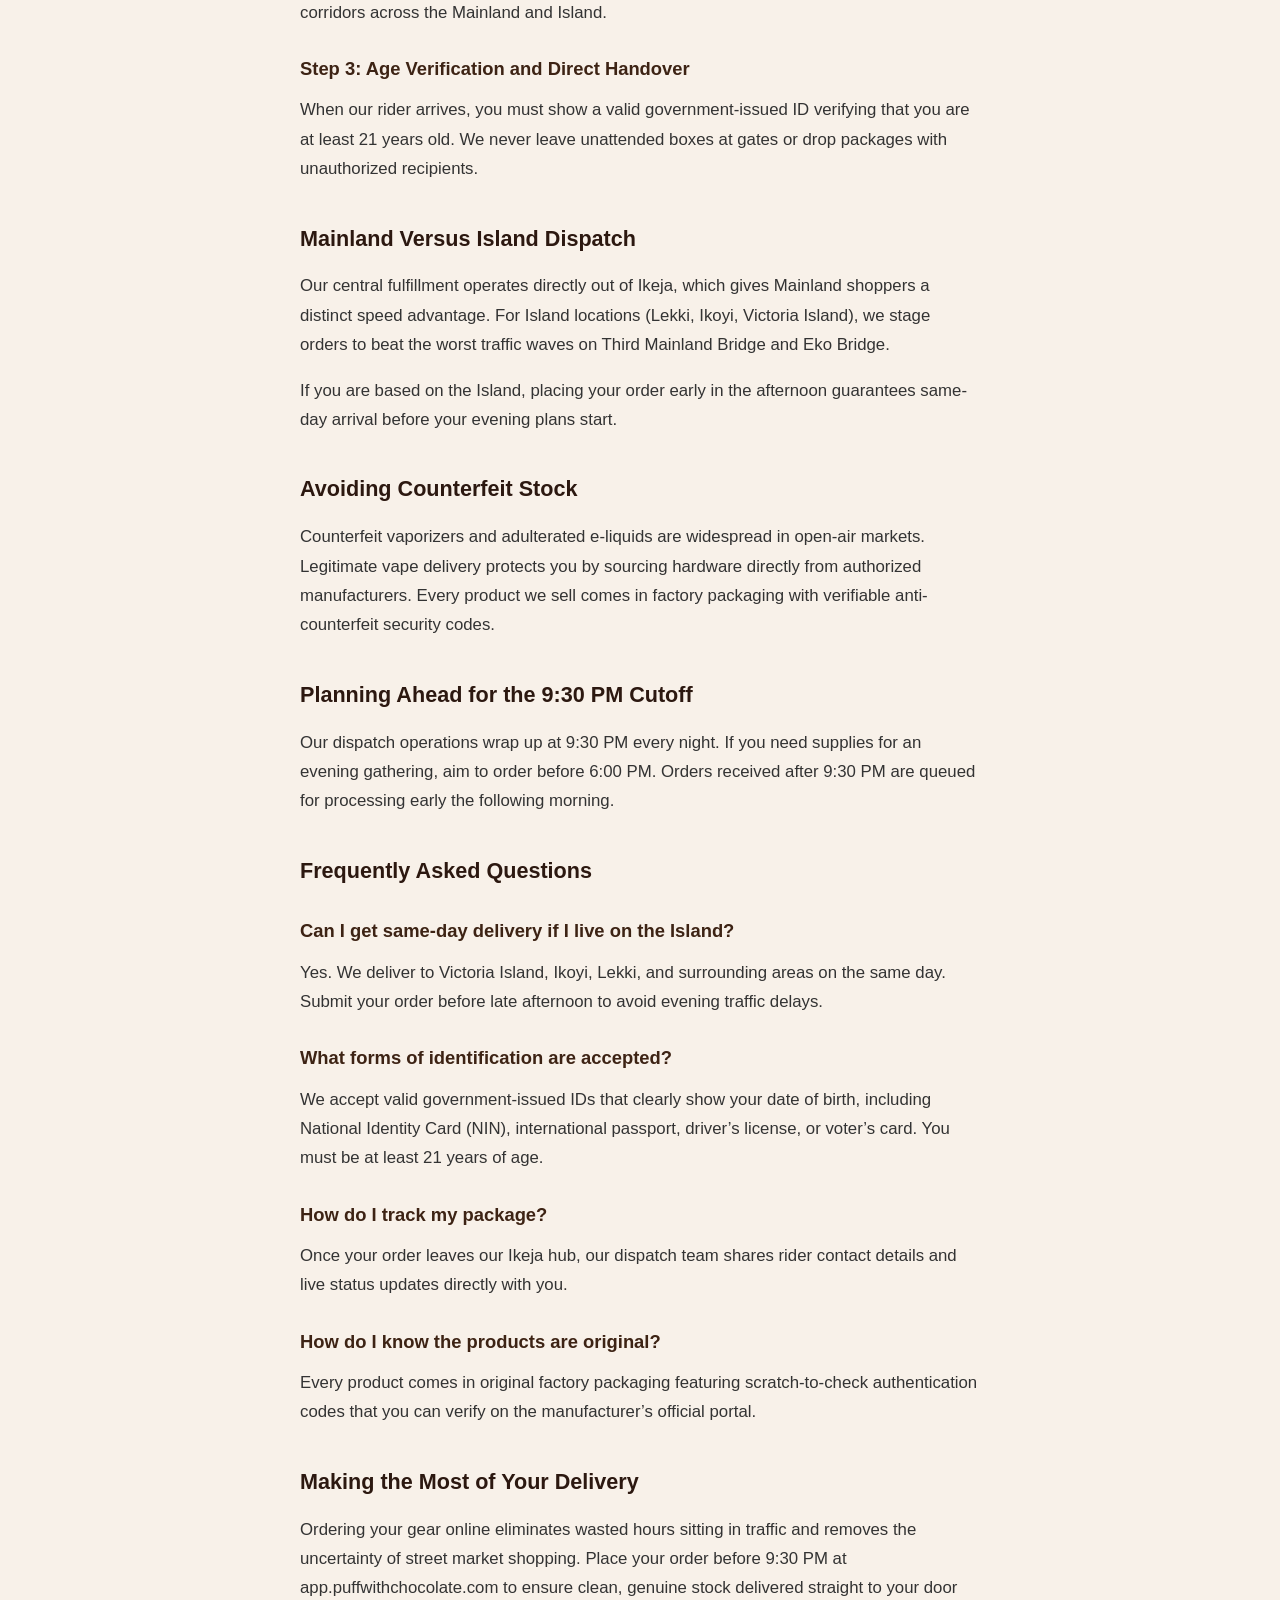
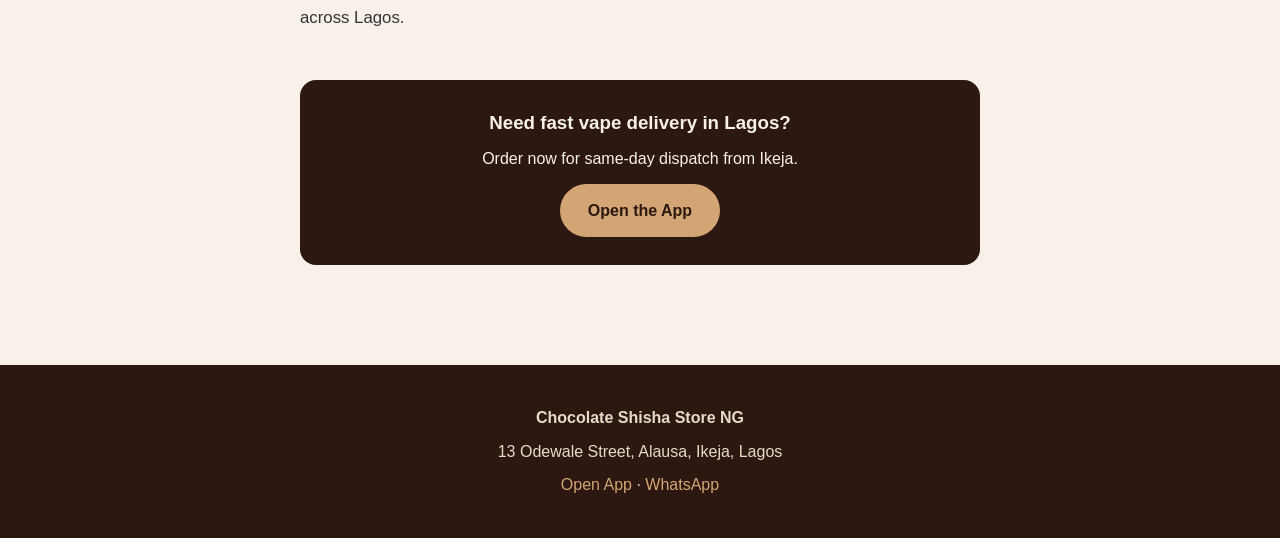
<file: fast-vape-delivery-lagos.html>
<!DOCTYPE html>
<html lang="en">
<head>
  <meta charset="UTF-8" />
  <meta name="viewport" content="width=device-width, initial-scale=1.0" />
  <title>Fast Vape Delivery in Lagos – Same-Day Dispatch from Ikeja | Chocolate Shisha Store</title>
  <meta name="description" content="Get fast vape delivery in Lagos with same-day dispatch from our Ikeja hub. Genuine products delivered to Mainland and Island. Order at app.puffwithchocolate.com." />
  <link rel="stylesheet" href="styles.css" />
  <style>
    .article { max-width: 720px; margin: 0 auto; padding: 40px 20px 60px; }
    .article-header { margin-bottom: 32px; }
    .article-header h1 { font-size: 1.85rem; line-height: 1.3; color: #2c1810; margin-bottom: 12px; }
    .article-meta { color: #888; font-size: 0.9rem; margin-bottom: 24px; }
    .article-content { font-size: 1.05rem; line-height: 1.75; color: #333; }
    .article-content h2 { font-size: 1.35rem; margin: 36px 0 14px; color: #2c1810; }
    .article-content h3 { font-size: 1.15rem; margin: 26px 0 10px; color: #3d2314; }
    .article-content p { margin-bottom: 16px; }
    .article-content ul, .article-content ol { margin: 0 0 18px 22px; }
    .article-content li { margin-bottom: 8px; }
    .article-content table { width: 100%; border-collapse: collapse; margin: 20px 0; font-size: 0.9rem; }
    .article-content th, .article-content td { border: 1px solid #ddd; padding: 10px 8px; text-align: left; }
    .article-content th { background: #f8f1e9; }
    .back-link { display: inline-block; margin-bottom: 24px; color: #b8895a; font-weight: 600; font-size: 0.95rem; }
    .cta-box {
      background: #2c1810; color: #f8f1e9; border-radius: 16px;
      padding: 28px; text-align: center; margin-top: 48px;
    }
    .cta-box a {
      display: inline-block; background: #d4a574; color: #2c1810;
      padding: 14px 28px; border-radius: 50px; font-weight: 700; margin-top: 12px;
    }
    .key-takeaways {
      background: #f8f1e9; border-left: 4px solid #d4a574;
      padding: 18px 20px; margin: 24px 0; border-radius: 0 12px 12px 0;
    }
  </style>
</head>
<body>
  <header>
    <div class="nav">
      <div class="logo">Chocolate Shisha Store</div>
      <nav class="nav-links">
        <a href="index.html">Home</a>
        <a href="https://app.puffwithchocolate.com" target="_blank">Menu</a>
        <a href="blog.html">Blog</a>
        <a href="about.html">About</a>
        <a href="contact.html">Contact</a>
      </nav>
    </div>
  </header>

  <article class="article">
    <a href="blog.html" class="back-link">← Back to Blog</a>

    <div class="article-header">
      <h1>Fast Vape Delivery in Lagos – Same-Day Dispatch from Ikeja</h1>
      <div class="article-meta">Published on October 2026 • Chocolate Shisha Store NG</div>
    </div>

    <div class="article-content">
      <p>Getting fast vape delivery in Lagos means skipping hours stuck in Third Mainland Bridge gridlock and having genuine devices sent directly to your door. When you place an order online, dispatch riders pick up your gear from a local distribution hub and navigate city traffic so you do not have to. At Chocolate Shisha Store NG, we handle same-day dispatch right from our Ikeja hub to Mainland and Island doorsteps daily until our doors close at 9:30 PM.</p>

      <p>You can browse our full catalog and submit your order directly at <a href="https://app.puffwithchocolate.com">app.puffwithchocolate.com</a>. We serve adult customers aged 21 and older, ensuring quality products and responsible service across every local government area.</p>

      <div class="key-takeaways">
        <strong>Key Takeaways</strong>
        <ul>
          <li>Same-day dispatch routes parcels across both the Mainland and Island daily from our central hub in Ikeja.</li>
          <li>Orders placed before our daily 9:30 PM cutoff go straight to dispatch riders for rapid drop-off.</li>
          <li>Adult verification is mandatory for every shopper (21+ only).</li>
          <li>Buying from dedicated inventory prevents the counterfeit hardware traps common in street markets.</li>
        </ul>
      </div>

      <h2>Delivery Options and Dispatch Times Across Lagos</h2>
      <table>
        <tr>
          <th>Delivery Area</th>
          <th>Transit Time</th>
          <th>Cutoff Time</th>
        </tr>
        <tr>
          <td>Mainland Central (Ikeja, Maryland, Ogba)</td>
          <td>1–3 hours</td>
          <td>9:30 PM</td>
        </tr>
        <tr>
          <td>Mainland Outer (Surulere, Yaba, Gbagada)</td>
          <td>2–4 hours</td>
          <td>8:30 PM</td>
        </tr>
        <tr>
          <td>Island Core (VI, Ikoyi, Lekki Phase 1)</td>
          <td>3–5 hours</td>
          <td>7:30 PM</td>
        </tr>
        <tr>
          <td>Island Extended (Chevron, Ajah, Sangotedo)</td>
          <td>Same-day / Next-day</td>
          <td>6:00 PM</td>
        </tr>
      </table>

      <h2>How to Get Fast Vape Delivery in Lagos</h2>

      <h3>Step 1: Pick Your Hardware and Liquids Online</h3>
      <p>Everything starts on our ordering app at <a href="https://app.puffwithchocolate.com">app.puffwithchocolate.com</a>. Browse genuine pods, disposables, replacement coils, and e-liquids. Each listing shows exact specifications, nicotine strengths, and flavor notes.</p>

      <h3>Step 2: Rider Coordination and Traffic Routing</h3>
      <p>Once you complete checkout, our packing team boxes your items with tamper-evident seals. Riders are assigned based on real-time road conditions and take the quickest corridors across the Mainland and Island.</p>

      <h3>Step 3: Age Verification and Direct Handover</h3>
      <p>When our rider arrives, you must show a valid government-issued ID verifying that you are at least 21 years old. We never leave unattended boxes at gates or drop packages with unauthorized recipients.</p>

      <h2>Mainland Versus Island Dispatch</h2>
      <p>Our central fulfillment operates directly out of Ikeja, which gives Mainland shoppers a distinct speed advantage. For Island locations (Lekki, Ikoyi, Victoria Island), we stage orders to beat the worst traffic waves on Third Mainland Bridge and Eko Bridge.</p>

      <p>If you are based on the Island, placing your order early in the afternoon guarantees same-day arrival before your evening plans start.</p>

      <h2>Avoiding Counterfeit Stock</h2>
      <p>Counterfeit vaporizers and adulterated e-liquids are widespread in open-air markets. Legitimate vape delivery protects you by sourcing hardware directly from authorized manufacturers. Every product we sell comes in factory packaging with verifiable anti-counterfeit security codes.</p>

      <h2>Planning Ahead for the 9:30 PM Cutoff</h2>
      <p>Our dispatch operations wrap up at 9:30 PM every night. If you need supplies for an evening gathering, aim to order before 6:00 PM. Orders received after 9:30 PM are queued for processing early the following morning.</p>

      <h2>Frequently Asked Questions</h2>

      <h3>Can I get same-day delivery if I live on the Island?</h3>
      <p>Yes. We deliver to Victoria Island, Ikoyi, Lekki, and surrounding areas on the same day. Submit your order before late afternoon to avoid evening traffic delays.</p>

      <h3>What forms of identification are accepted?</h3>
      <p>We accept valid government-issued IDs that clearly show your date of birth, including National Identity Card (NIN), international passport, driver’s license, or voter’s card. You must be at least 21 years of age.</p>

      <h3>How do I track my package?</h3>
      <p>Once your order leaves our Ikeja hub, our dispatch team shares rider contact details and live status updates directly with you.</p>

      <h3>How do I know the products are original?</h3>
      <p>Every product comes in original factory packaging featuring scratch-to-check authentication codes that you can verify on the manufacturer’s official portal.</p>

      <h2>Making the Most of Your Delivery</h2>
      <p>Ordering your gear online eliminates wasted hours sitting in traffic and removes the uncertainty of street market shopping. Place your order before 9:30 PM at <a href="https://app.puffwithchocolate.com">app.puffwithchocolate.com</a> to ensure clean, genuine stock delivered straight to your door across Lagos.</p>
    </div>

    <div class="cta-box">
      <h3 style="margin-bottom: 8px;">Need fast vape delivery in Lagos?</h3>
      <p>Order now for same-day dispatch from Ikeja.</p>
      <a href="https://app.puffwithchocolate.com" target="_blank">Open the App</a>
    </div>
  </article>

  <footer>
    <p><strong>Chocolate Shisha Store NG</strong></p>
    <p style="margin: 8px 0;">13 Odewale Street, Alausa, Ikeja, Lagos</p>
    <p>
      <a href="https://app.puffwithchocolate.com">Open App</a> · 
      <a href="https://wa.me/2349168044419">WhatsApp</a>
    </p>
  </footer>
</body>
</html>
</file>
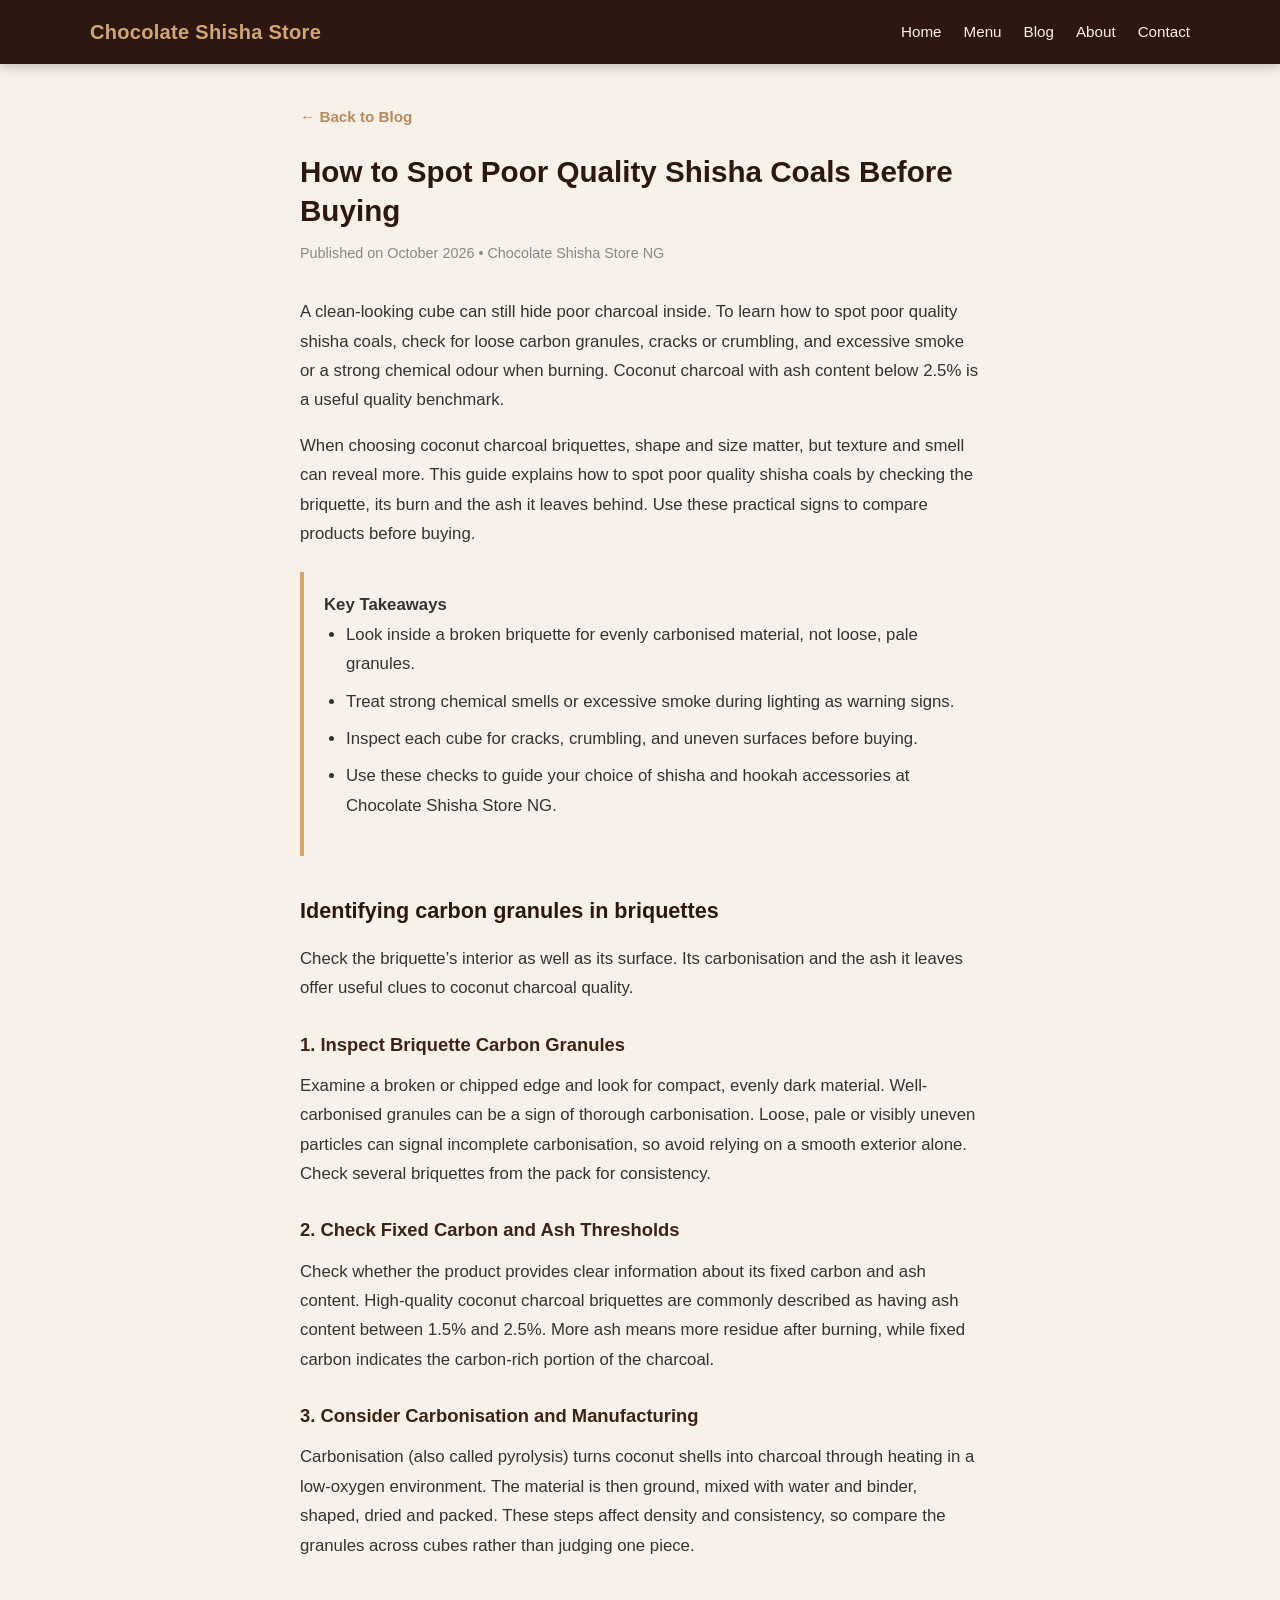
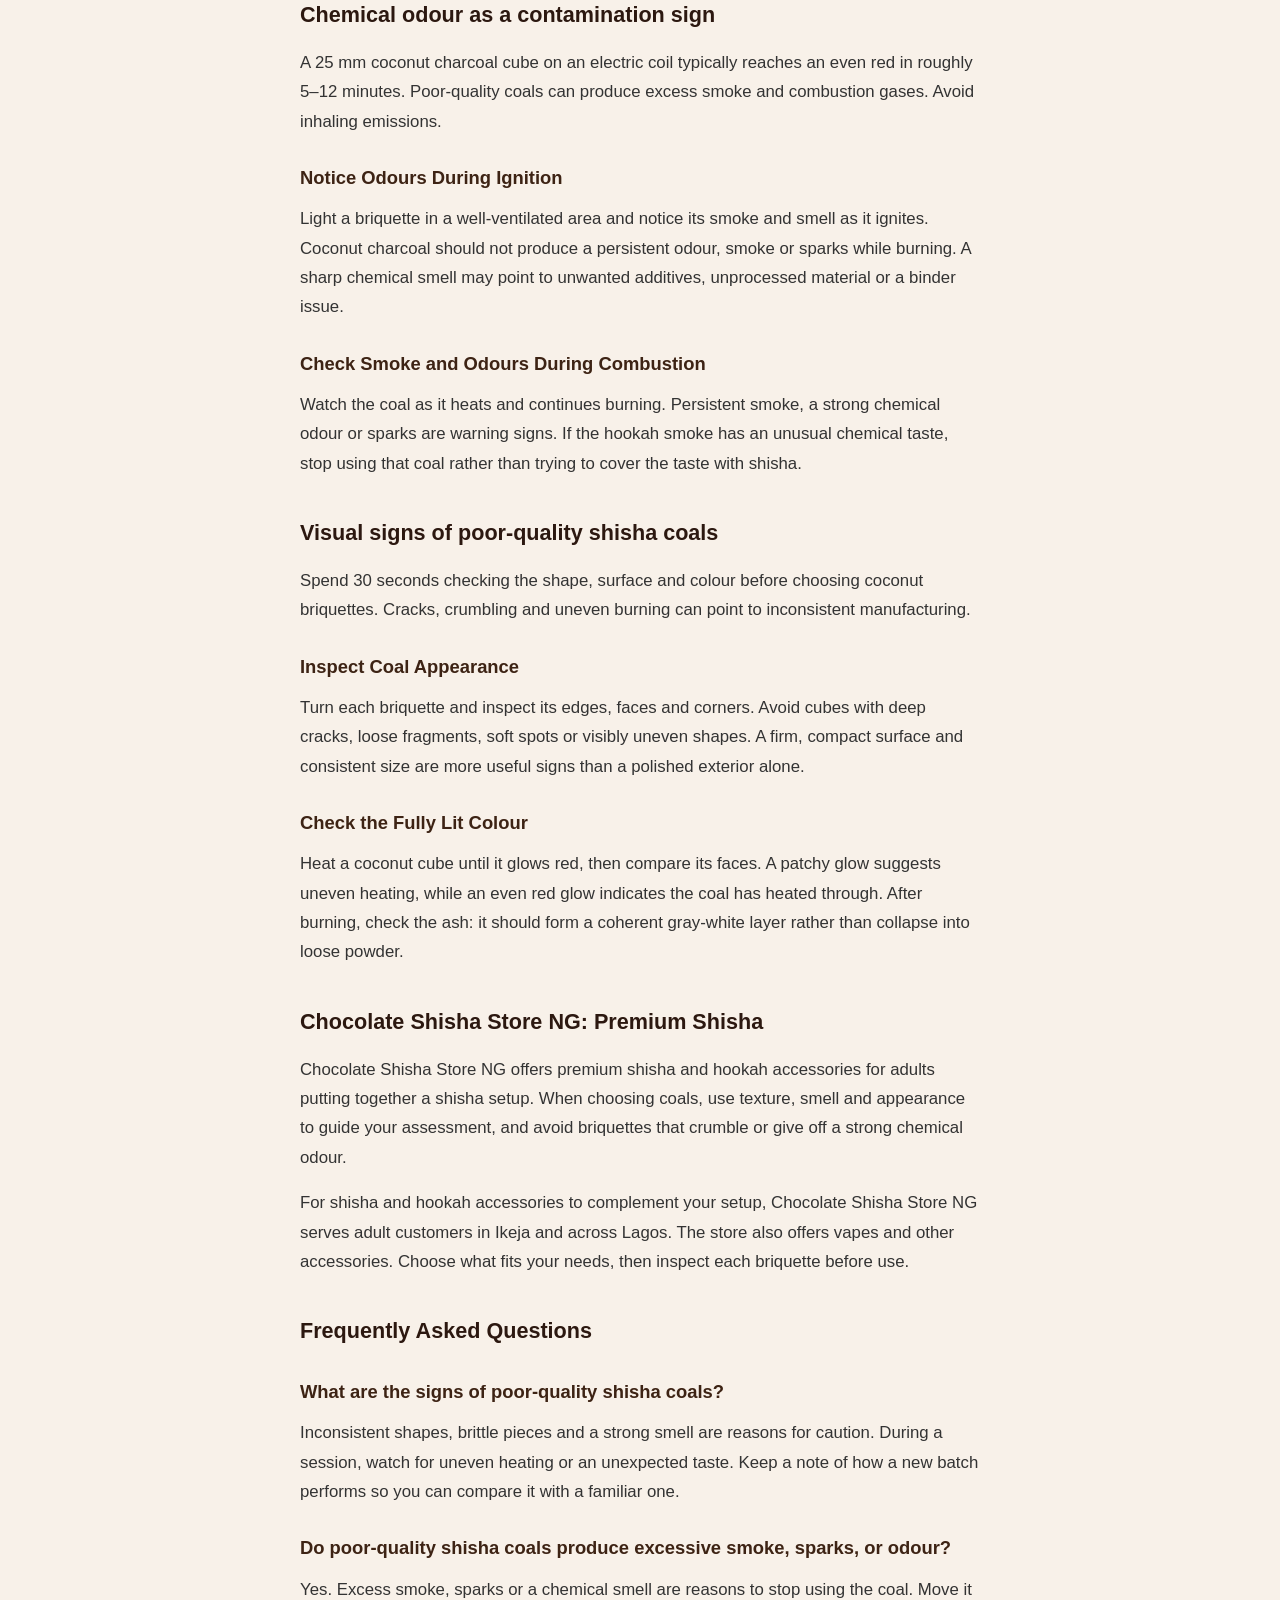
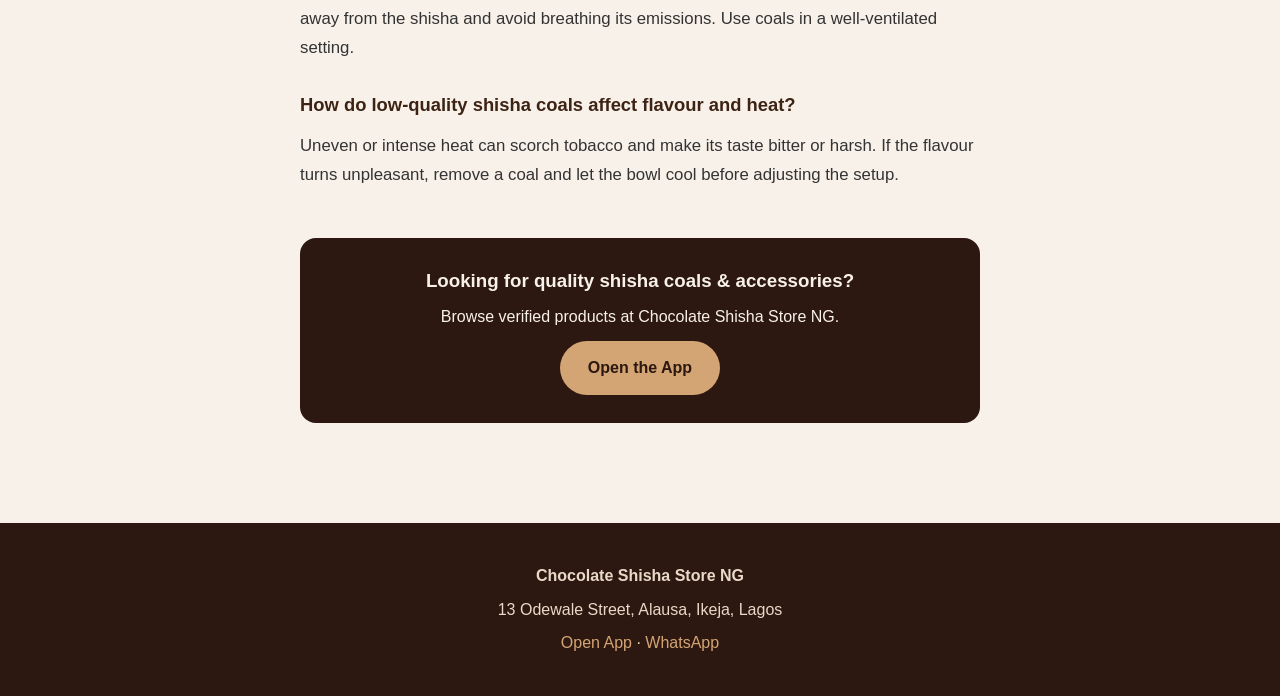
<file: how-to-spot-poor-quality-shisha-coals.html>
<!DOCTYPE html>
<html lang="en">
<head>
  <meta charset="UTF-8" />
  <meta name="viewport" content="width=device-width, initial-scale=1.0" />
  <title>How to Spot Poor Quality Shisha Coals Before Buying | Chocolate Shisha Store</title>
  <meta name="description" content="Learn how to spot poor quality shisha coals before buying. Check for foul odors, cracks, and high ash content to ensure a cleaner hookah smoke every session." />
  <meta name="keywords" content="how to spot poor quality shisha coals, hookah charcoal quality, coconut charcoal briquettes, shisha coal signs, bad shisha coal odor, hookah coal ash content" />
  <link rel="stylesheet" href="styles.css" />
  <style>
    .article { max-width: 720px; margin: 0 auto; padding: 40px 20px 60px; }
    .article-header { margin-bottom: 32px; }
    .article-header h1 { font-size: 1.85rem; line-height: 1.3; color: #2c1810; margin-bottom: 12px; }
    .article-meta { color: #888; font-size: 0.9rem; margin-bottom: 24px; }
    .article-content { font-size: 1.05rem; line-height: 1.75; color: #333; }
    .article-content h2 { font-size: 1.35rem; margin: 36px 0 14px; color: #2c1810; }
    .article-content h3 { font-size: 1.15rem; margin: 26px 0 10px; color: #3d2314; }
    .article-content p { margin-bottom: 16px; }
    .article-content ul, .article-content ol { margin: 0 0 18px 22px; }
    .article-content li { margin-bottom: 8px; }
    .back-link { display: inline-block; margin-bottom: 24px; color: #b8895a; font-weight: 600; font-size: 0.95rem; }
    .cta-box {
      background: #2c1810; color: #f8f1e9; border-radius: 16px;
      padding: 28px; text-align: center; margin-top: 48px;
    }
    .cta-box a {
      display: inline-block; background: #d4a574; color: #2c1810;
      padding: 14px 28px; border-radius: 50px; font-weight: 700; margin-top: 12px;
    }
    .key-takeaways {
      background: #f8f1e9; border-left: 4px solid #d4a574;
      padding: 18px 20px; margin: 24px 0; border-radius: 0 12px 12px 0;
    }
  </style>
</head>
<body>
  <header>
    <div class="nav">
      <div class="logo">Chocolate Shisha Store</div>
      <nav class="nav-links">
        <a href="index.html">Home</a>
        <a href="https://app.puffwithchocolate.com" target="_blank">Menu</a>
        <a href="blog.html">Blog</a>
        <a href="about.html">About</a>
        <a href="contact.html">Contact</a>
      </nav>
    </div>
  </header>

  <article class="article">
    <a href="blog.html" class="back-link">← Back to Blog</a>

    <div class="article-header">
      <h1>How to Spot Poor Quality Shisha Coals Before Buying</h1>
      <div class="article-meta">Published on October 2026 • Chocolate Shisha Store NG</div>
    </div>

    <div class="article-content">
      <p>A clean-looking cube can still hide poor charcoal inside. To learn how to spot poor quality shisha coals, check for loose carbon granules, cracks or crumbling, and excessive smoke or a strong chemical odour when burning. Coconut charcoal with ash content below 2.5% is a useful quality benchmark.</p>

      <p>When choosing coconut charcoal briquettes, shape and size matter, but texture and smell can reveal more. This guide explains how to spot poor quality shisha coals by checking the briquette, its burn and the ash it leaves behind. Use these practical signs to compare products before buying.</p>

      <div class="key-takeaways">
        <strong>Key Takeaways</strong>
        <ul>
          <li>Look inside a broken briquette for evenly carbonised material, not loose, pale granules.</li>
          <li>Treat strong chemical smells or excessive smoke during lighting as warning signs.</li>
          <li>Inspect each cube for cracks, crumbling, and uneven surfaces before buying.</li>
          <li>Use these checks to guide your choice of shisha and hookah accessories at Chocolate Shisha Store NG.</li>
        </ul>
      </div>

      <h2>Identifying carbon granules in briquettes</h2>
      <p>Check the briquette’s interior as well as its surface. Its carbonisation and the ash it leaves offer useful clues to coconut charcoal quality.</p>

      <h3>1. Inspect Briquette Carbon Granules</h3>
      <p>Examine a broken or chipped edge and look for compact, evenly dark material. Well-carbonised granules can be a sign of thorough carbonisation. Loose, pale or visibly uneven particles can signal incomplete carbonisation, so avoid relying on a smooth exterior alone. Check several briquettes from the pack for consistency.</p>

      <h3>2. Check Fixed Carbon and Ash Thresholds</h3>
      <p>Check whether the product provides clear information about its fixed carbon and ash content. High-quality coconut charcoal briquettes are commonly described as having ash content between 1.5% and 2.5%. More ash means more residue after burning, while fixed carbon indicates the carbon-rich portion of the charcoal.</p>

      <h3>3. Consider Carbonisation and Manufacturing</h3>
      <p>Carbonisation (also called pyrolysis) turns coconut shells into charcoal through heating in a low-oxygen environment. The material is then ground, mixed with water and binder, shaped, dried and packed. These steps affect density and consistency, so compare the granules across cubes rather than judging one piece.</p>

      <h2>Chemical odour as a contamination sign</h2>
      <p>A 25 mm coconut charcoal cube on an electric coil typically reaches an even red in roughly 5–12 minutes. Poor-quality coals can produce excess smoke and combustion gases. Avoid inhaling emissions.</p>

      <h3>Notice Odours During Ignition</h3>
      <p>Light a briquette in a well-ventilated area and notice its smoke and smell as it ignites. Coconut charcoal should not produce a persistent odour, smoke or sparks while burning. A sharp chemical smell may point to unwanted additives, unprocessed material or a binder issue.</p>

      <h3>Check Smoke and Odours During Combustion</h3>
      <p>Watch the coal as it heats and continues burning. Persistent smoke, a strong chemical odour or sparks are warning signs. If the hookah smoke has an unusual chemical taste, stop using that coal rather than trying to cover the taste with shisha.</p>

      <h2>Visual signs of poor-quality shisha coals</h2>
      <p>Spend 30 seconds checking the shape, surface and colour before choosing coconut briquettes. Cracks, crumbling and uneven burning can point to inconsistent manufacturing.</p>

      <h3>Inspect Coal Appearance</h3>
      <p>Turn each briquette and inspect its edges, faces and corners. Avoid cubes with deep cracks, loose fragments, soft spots or visibly uneven shapes. A firm, compact surface and consistent size are more useful signs than a polished exterior alone.</p>

      <h3>Check the Fully Lit Colour</h3>
      <p>Heat a coconut cube until it glows red, then compare its faces. A patchy glow suggests uneven heating, while an even red glow indicates the coal has heated through. After burning, check the ash: it should form a coherent gray-white layer rather than collapse into loose powder.</p>

      <h2>Chocolate Shisha Store NG: Premium Shisha</h2>
      <p>Chocolate Shisha Store NG offers premium shisha and hookah accessories for adults putting together a shisha setup. When choosing coals, use texture, smell and appearance to guide your assessment, and avoid briquettes that crumble or give off a strong chemical odour.</p>

      <p>For shisha and hookah accessories to complement your setup, Chocolate Shisha Store NG serves adult customers in Ikeja and across Lagos. The store also offers vapes and other accessories. Choose what fits your needs, then inspect each briquette before use.</p>

      <h2>Frequently Asked Questions</h2>

      <h3>What are the signs of poor-quality shisha coals?</h3>
      <p>Inconsistent shapes, brittle pieces and a strong smell are reasons for caution. During a session, watch for uneven heating or an unexpected taste. Keep a note of how a new batch performs so you can compare it with a familiar one.</p>

      <h3>Do poor-quality shisha coals produce excessive smoke, sparks, or odour?</h3>
      <p>Yes. Excess smoke, sparks or a chemical smell are reasons to stop using the coal. Move it away from the shisha and avoid breathing its emissions. Use coals in a well-ventilated setting.</p>

      <h3>How do low-quality shisha coals affect flavour and heat?</h3>
      <p>Uneven or intense heat can scorch tobacco and make its taste bitter or harsh. If the flavour turns unpleasant, remove a coal and let the bowl cool before adjusting the setup.</p>
    </div>

    <div class="cta-box">
      <h3 style="margin-bottom: 8px;">Looking for quality shisha coals & accessories?</h3>
      <p>Browse verified products at Chocolate Shisha Store NG.</p>
      <a href="https://app.puffwithchocolate.com" target="_blank">Open the App</a>
    </div>
  </article>

  <footer>
    <p><strong>Chocolate Shisha Store NG</strong></p>
    <p style="margin: 8px 0;">13 Odewale Street, Alausa, Ikeja, Lagos</p>
    <p>
      <a href="https://app.puffwithchocolate.com">Open App</a> · 
      <a href="https://wa.me/2349168044419">WhatsApp</a>
    </p>
  </footer>
</body>
</html>
</file>
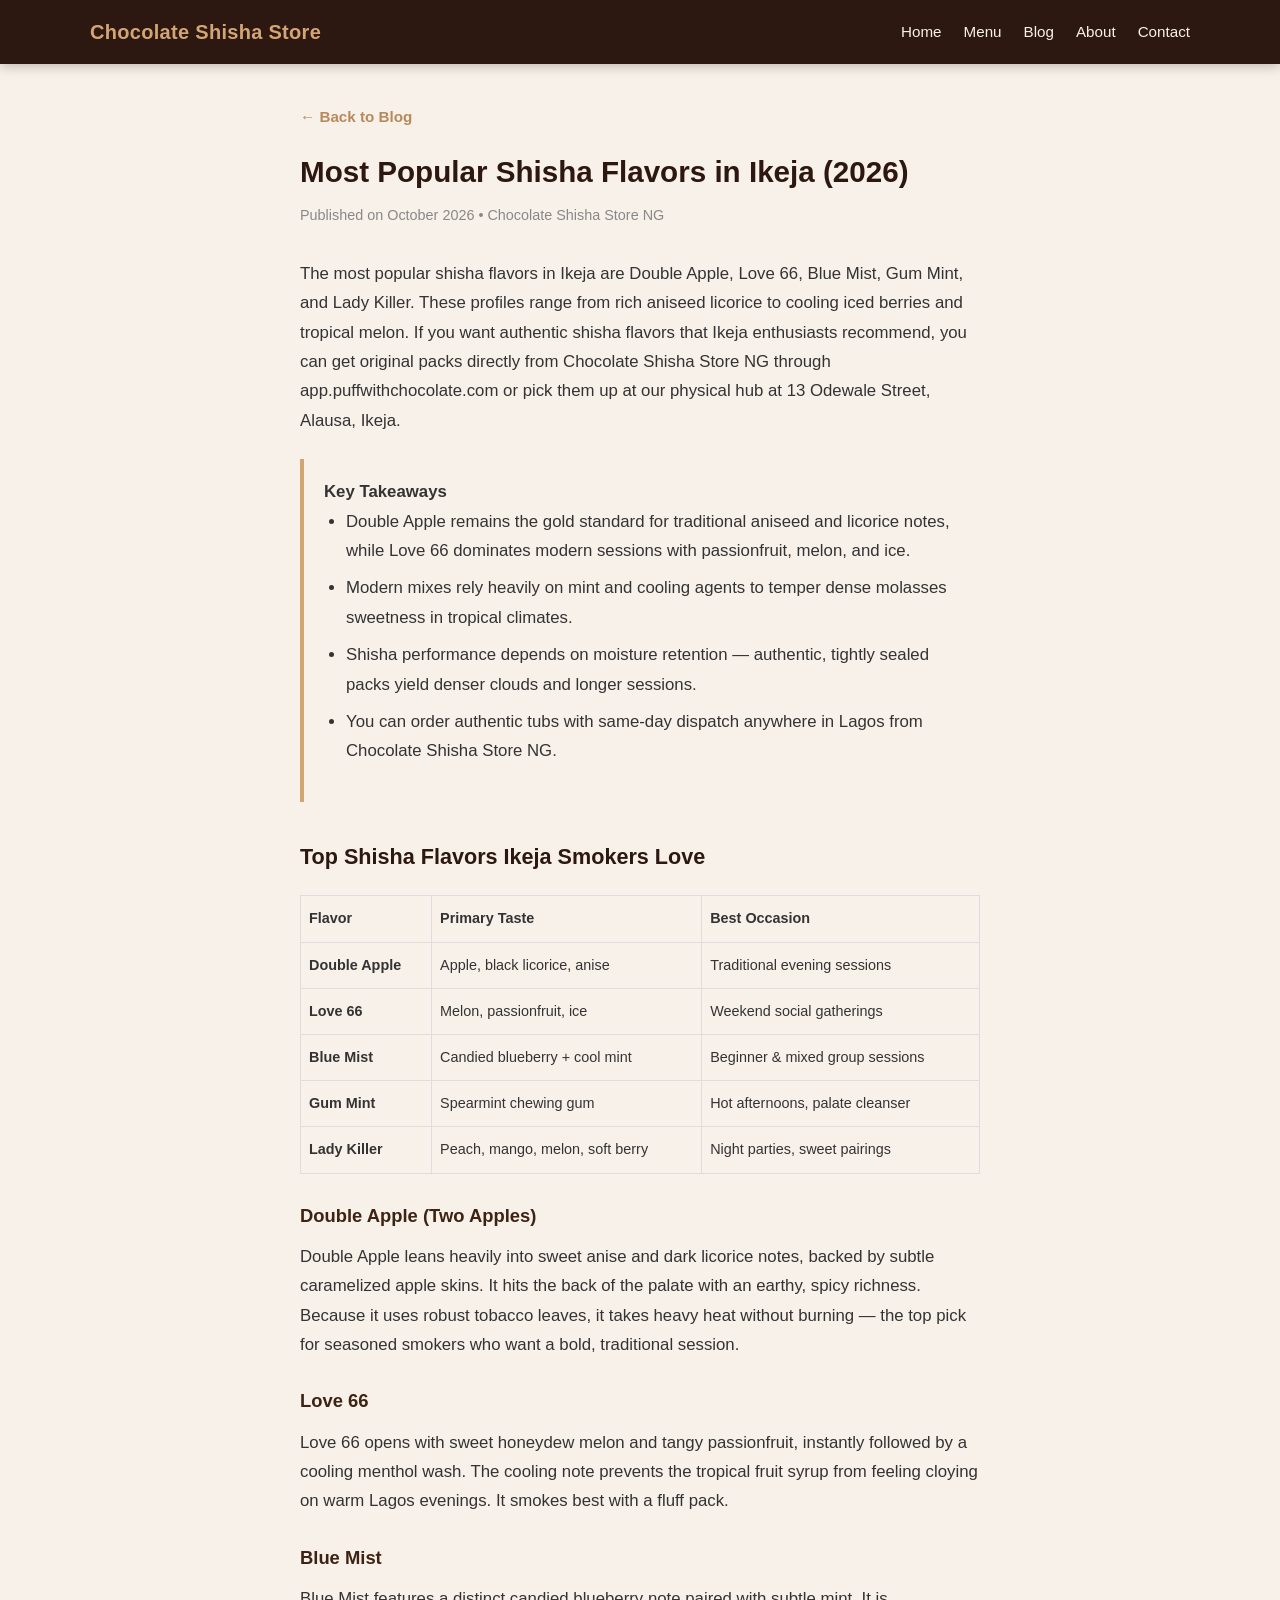
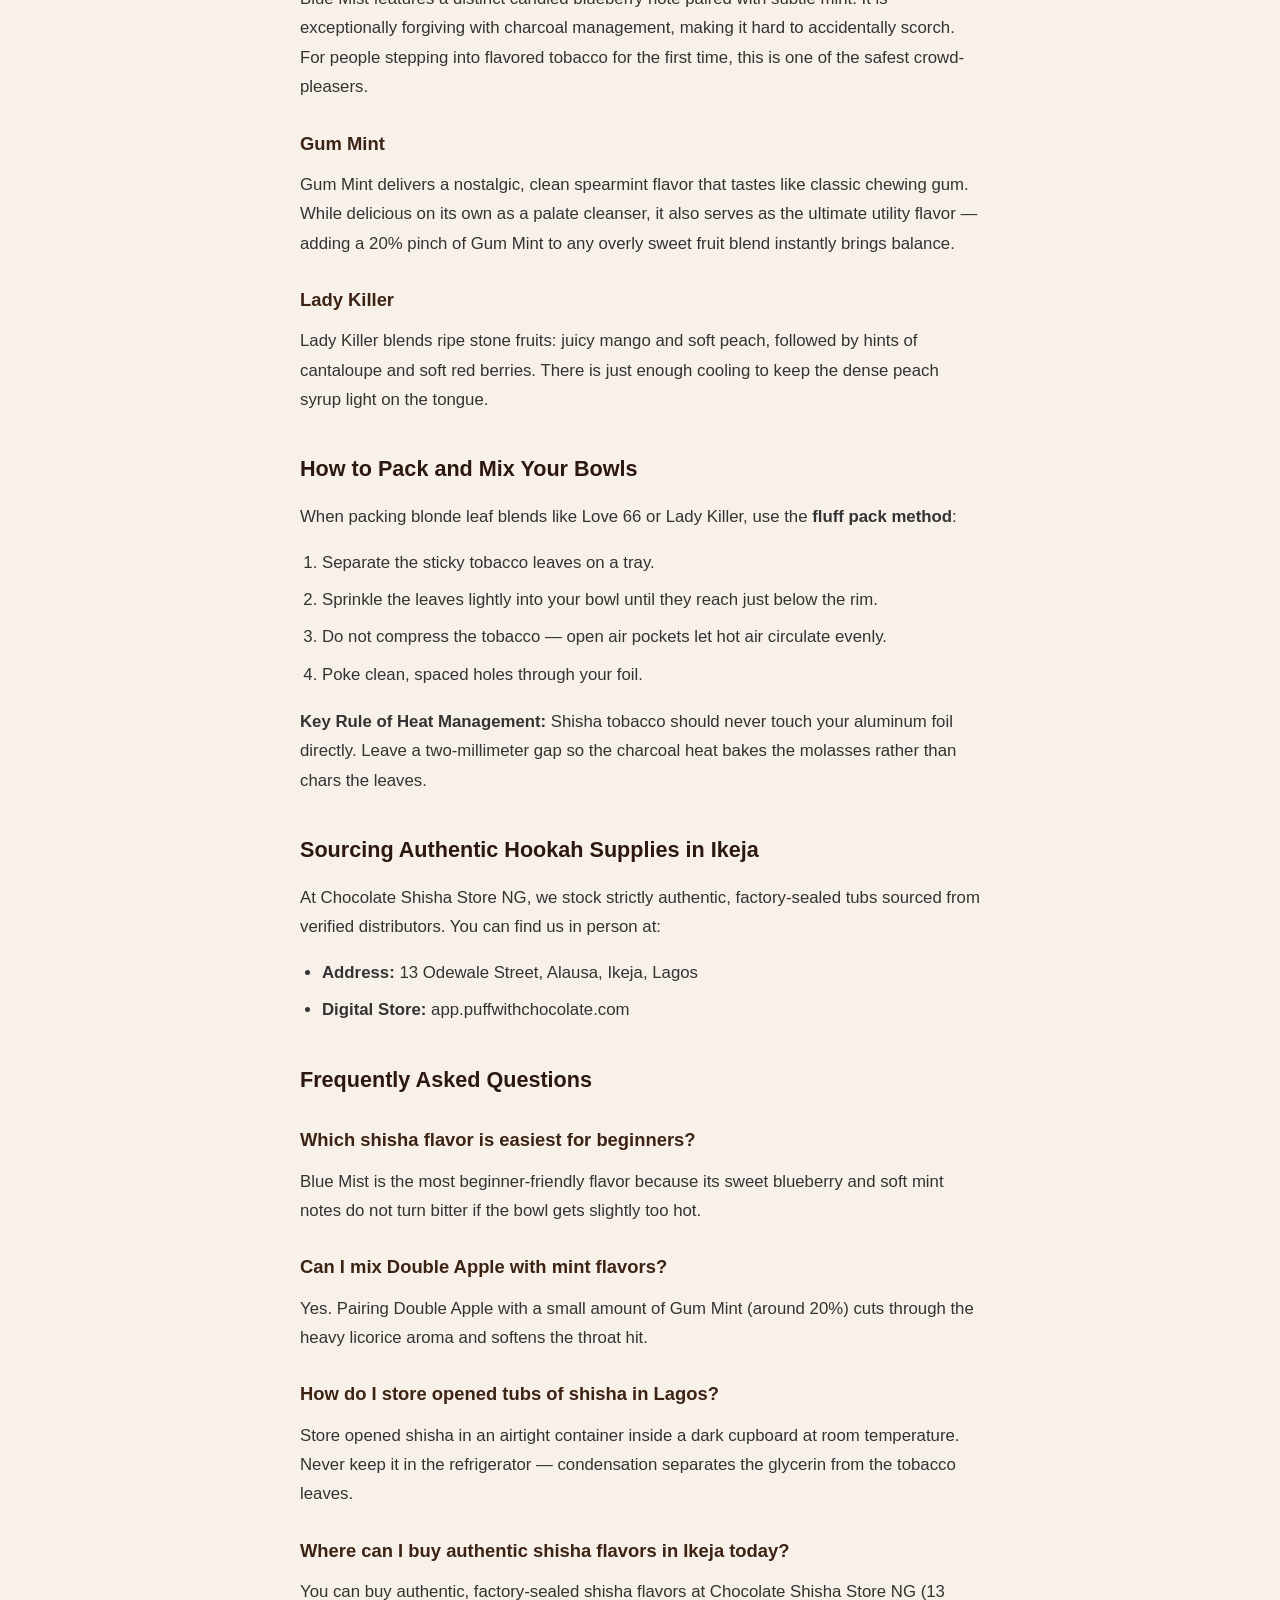
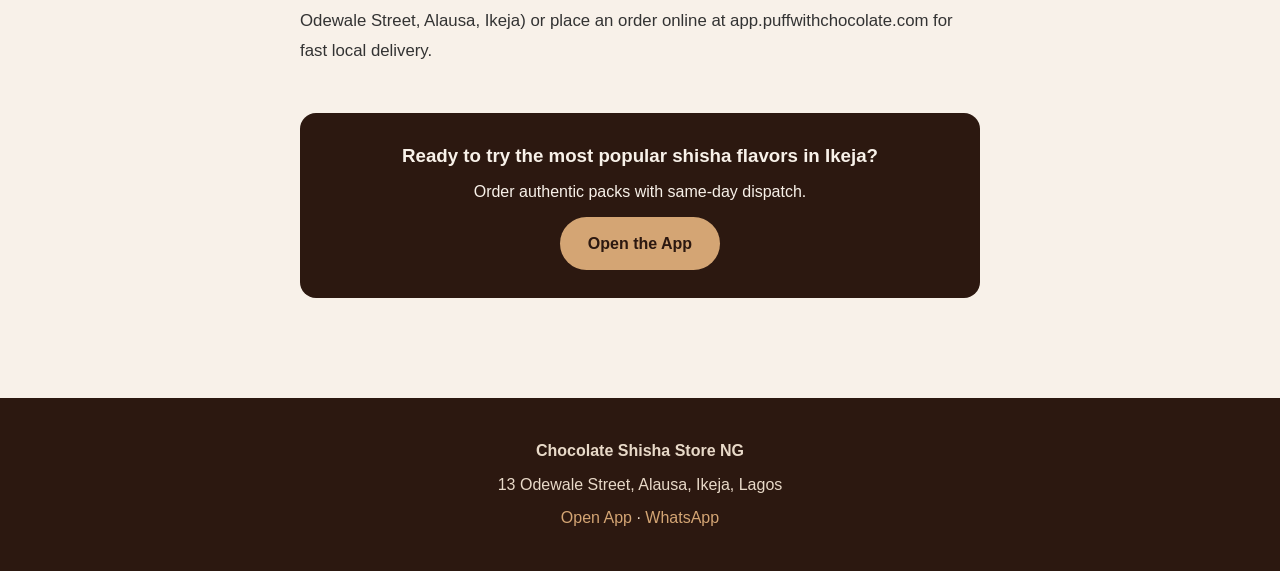
<file: popular-shisha-flavors-ikeja.html>
<!DOCTYPE html>
<html lang="en">
<head>
  <meta charset="UTF-8" />
  <meta name="viewport" content="width=device-width, initial-scale=1.0" />
  <title>Most Popular Shisha Flavors in Ikeja (2026) | Chocolate Shisha Store</title>
  <meta name="description" content="Discover the most popular shisha flavors in Ikeja: Double Apple, Love 66, Blue Mist, Gum Mint, and Lady Killer. Order authentic packs from Chocolate Shisha Store NG." />
  <link rel="stylesheet" href="styles.css" />
  <style>
    .article { max-width: 720px; margin: 0 auto; padding: 40px 20px 60px; }
    .article-header { margin-bottom: 32px; }
    .article-header h1 { font-size: 1.85rem; line-height: 1.3; color: #2c1810; margin-bottom: 12px; }
    .article-meta { color: #888; font-size: 0.9rem; margin-bottom: 24px; }
    .article-content { font-size: 1.05rem; line-height: 1.75; color: #333; }
    .article-content h2 { font-size: 1.35rem; margin: 36px 0 14px; color: #2c1810; }
    .article-content h3 { font-size: 1.15rem; margin: 26px 0 10px; color: #3d2314; }
    .article-content p { margin-bottom: 16px; }
    .article-content ul, .article-content ol { margin: 0 0 18px 22px; }
    .article-content li { margin-bottom: 8px; }
    .article-content table { width: 100%; border-collapse: collapse; margin: 20px 0; font-size: 0.9rem; }
    .article-content th, .article-content td { border: 1px solid #ddd; padding: 10px 8px; text-align: left; }
    .article-content th { background: #f8f1e9; }
    .back-link { display: inline-block; margin-bottom: 24px; color: #b8895a; font-weight: 600; font-size: 0.95rem; }
    .cta-box {
      background: #2c1810; color: #f8f1e9; border-radius: 16px;
      padding: 28px; text-align: center; margin-top: 48px;
    }
    .cta-box a {
      display: inline-block; background: #d4a574; color: #2c1810;
      padding: 14px 28px; border-radius: 50px; font-weight: 700; margin-top: 12px;
    }
    .key-takeaways {
      background: #f8f1e9; border-left: 4px solid #d4a574;
      padding: 18px 20px; margin: 24px 0; border-radius: 0 12px 12px 0;
    }
  </style>
</head>
<body>
  <header>
    <div class="nav">
      <div class="logo">Chocolate Shisha Store</div>
      <nav class="nav-links">
        <a href="index.html">Home</a>
        <a href="https://app.puffwithchocolate.com" target="_blank">Menu</a>
        <a href="blog.html">Blog</a>
        <a href="about.html">About</a>
        <a href="contact.html">Contact</a>
      </nav>
    </div>
  </header>

  <article class="article">
    <a href="blog.html" class="back-link">← Back to Blog</a>

    <div class="article-header">
      <h1>Most Popular Shisha Flavors in Ikeja (2026)</h1>
      <div class="article-meta">Published on October 2026 • Chocolate Shisha Store NG</div>
    </div>

    <div class="article-content">
      <p>The most popular shisha flavors in Ikeja are Double Apple, Love 66, Blue Mist, Gum Mint, and Lady Killer. These profiles range from rich aniseed licorice to cooling iced berries and tropical melon. If you want authentic shisha flavors that Ikeja enthusiasts recommend, you can get original packs directly from Chocolate Shisha Store NG through <a href="https://app.puffwithchocolate.com">app.puffwithchocolate.com</a> or pick them up at our physical hub at 13 Odewale Street, Alausa, Ikeja.</p>

      <div class="key-takeaways">
        <strong>Key Takeaways</strong>
        <ul>
          <li>Double Apple remains the gold standard for traditional aniseed and licorice notes, while Love 66 dominates modern sessions with passionfruit, melon, and ice.</li>
          <li>Modern mixes rely heavily on mint and cooling agents to temper dense molasses sweetness in tropical climates.</li>
          <li>Shisha performance depends on moisture retention — authentic, tightly sealed packs yield denser clouds and longer sessions.</li>
          <li>You can order authentic tubs with same-day dispatch anywhere in Lagos from Chocolate Shisha Store NG.</li>
        </ul>
      </div>

      <h2>Top Shisha Flavors Ikeja Smokers Love</h2>
      <table>
        <tr>
          <th>Flavor</th>
          <th>Primary Taste</th>
          <th>Best Occasion</th>
        </tr>
        <tr>
          <td><strong>Double Apple</strong></td>
          <td>Apple, black licorice, anise</td>
          <td>Traditional evening sessions</td>
        </tr>
        <tr>
          <td><strong>Love 66</strong></td>
          <td>Melon, passionfruit, ice</td>
          <td>Weekend social gatherings</td>
        </tr>
        <tr>
          <td><strong>Blue Mist</strong></td>
          <td>Candied blueberry + cool mint</td>
          <td>Beginner & mixed group sessions</td>
        </tr>
        <tr>
          <td><strong>Gum Mint</strong></td>
          <td>Spearmint chewing gum</td>
          <td>Hot afternoons, palate cleanser</td>
        </tr>
        <tr>
          <td><strong>Lady Killer</strong></td>
          <td>Peach, mango, melon, soft berry</td>
          <td>Night parties, sweet pairings</td>
        </tr>
      </table>

      <h3>Double Apple (Two Apples)</h3>
      <p>Double Apple leans heavily into sweet anise and dark licorice notes, backed by subtle caramelized apple skins. It hits the back of the palate with an earthy, spicy richness. Because it uses robust tobacco leaves, it takes heavy heat without burning — the top pick for seasoned smokers who want a bold, traditional session.</p>

      <h3>Love 66</h3>
      <p>Love 66 opens with sweet honeydew melon and tangy passionfruit, instantly followed by a cooling menthol wash. The cooling note prevents the tropical fruit syrup from feeling cloying on warm Lagos evenings. It smokes best with a fluff pack.</p>

      <h3>Blue Mist</h3>
      <p>Blue Mist features a distinct candied blueberry note paired with subtle mint. It is exceptionally forgiving with charcoal management, making it hard to accidentally scorch. For people stepping into flavored tobacco for the first time, this is one of the safest crowd-pleasers.</p>

      <h3>Gum Mint</h3>
      <p>Gum Mint delivers a nostalgic, clean spearmint flavor that tastes like classic chewing gum. While delicious on its own as a palate cleanser, it also serves as the ultimate utility flavor — adding a 20% pinch of Gum Mint to any overly sweet fruit blend instantly brings balance.</p>

      <h3>Lady Killer</h3>
      <p>Lady Killer blends ripe stone fruits: juicy mango and soft peach, followed by hints of cantaloupe and soft red berries. There is just enough cooling to keep the dense peach syrup light on the tongue.</p>

      <h2>How to Pack and Mix Your Bowls</h2>
      <p>When packing blonde leaf blends like Love 66 or Lady Killer, use the <strong>fluff pack method</strong>:</p>
      <ol>
        <li>Separate the sticky tobacco leaves on a tray.</li>
        <li>Sprinkle the leaves lightly into your bowl until they reach just below the rim.</li>
        <li>Do not compress the tobacco — open air pockets let hot air circulate evenly.</li>
        <li>Poke clean, spaced holes through your foil.</li>
      </ol>

      <p><strong>Key Rule of Heat Management:</strong> Shisha tobacco should never touch your aluminum foil directly. Leave a two-millimeter gap so the charcoal heat bakes the molasses rather than chars the leaves.</p>

      <h2>Sourcing Authentic Hookah Supplies in Ikeja</h2>
      <p>At Chocolate Shisha Store NG, we stock strictly authentic, factory-sealed tubs sourced from verified distributors. You can find us in person at:</p>
      <ul>
        <li><strong>Address:</strong> 13 Odewale Street, Alausa, Ikeja, Lagos</li>
        <li><strong>Digital Store:</strong> <a href="https://app.puffwithchocolate.com">app.puffwithchocolate.com</a></li>
      </ul>

      <h2>Frequently Asked Questions</h2>

      <h3>Which shisha flavor is easiest for beginners?</h3>
      <p>Blue Mist is the most beginner-friendly flavor because its sweet blueberry and soft mint notes do not turn bitter if the bowl gets slightly too hot.</p>

      <h3>Can I mix Double Apple with mint flavors?</h3>
      <p>Yes. Pairing Double Apple with a small amount of Gum Mint (around 20%) cuts through the heavy licorice aroma and softens the throat hit.</p>

      <h3>How do I store opened tubs of shisha in Lagos?</h3>
      <p>Store opened shisha in an airtight container inside a dark cupboard at room temperature. Never keep it in the refrigerator — condensation separates the glycerin from the tobacco leaves.</p>

      <h3>Where can I buy authentic shisha flavors in Ikeja today?</h3>
      <p>You can buy authentic, factory-sealed shisha flavors at Chocolate Shisha Store NG (13 Odewale Street, Alausa, Ikeja) or place an order online at <a href="https://app.puffwithchocolate.com">app.puffwithchocolate.com</a> for fast local delivery.</p>
    </div>

    <div class="cta-box">
      <h3 style="margin-bottom: 8px;">Ready to try the most popular shisha flavors in Ikeja?</h3>
      <p>Order authentic packs with same-day dispatch.</p>
      <a href="https://app.puffwithchocolate.com" target="_blank">Open the App</a>
    </div>
  </article>

  <footer>
    <p><strong>Chocolate Shisha Store NG</strong></p>
    <p style="margin: 8px 0;">13 Odewale Street, Alausa, Ikeja, Lagos</p>
    <p>
      <a href="https://app.puffwithchocolate.com">Open App</a> · 
      <a href="https://wa.me/2349168044419">WhatsApp</a>
    </p>
  </footer>
</body>
</html>
</file>
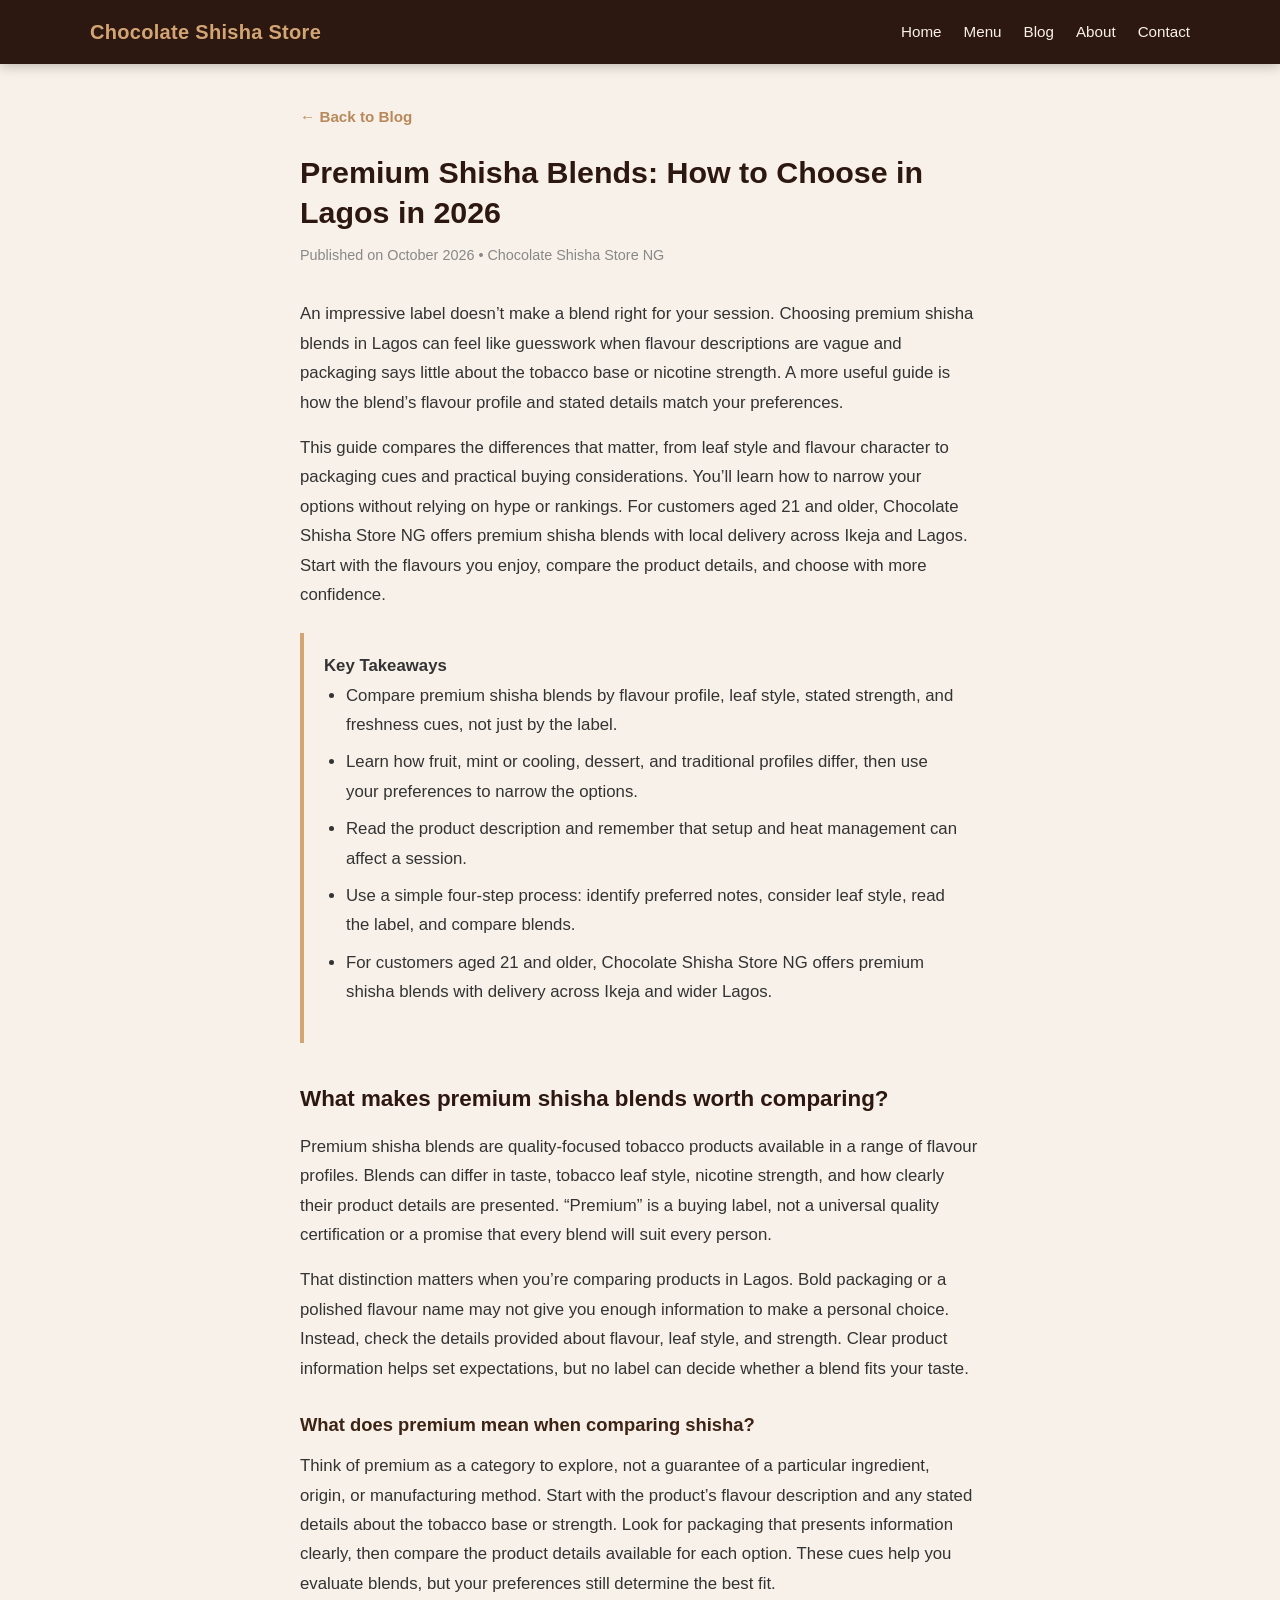
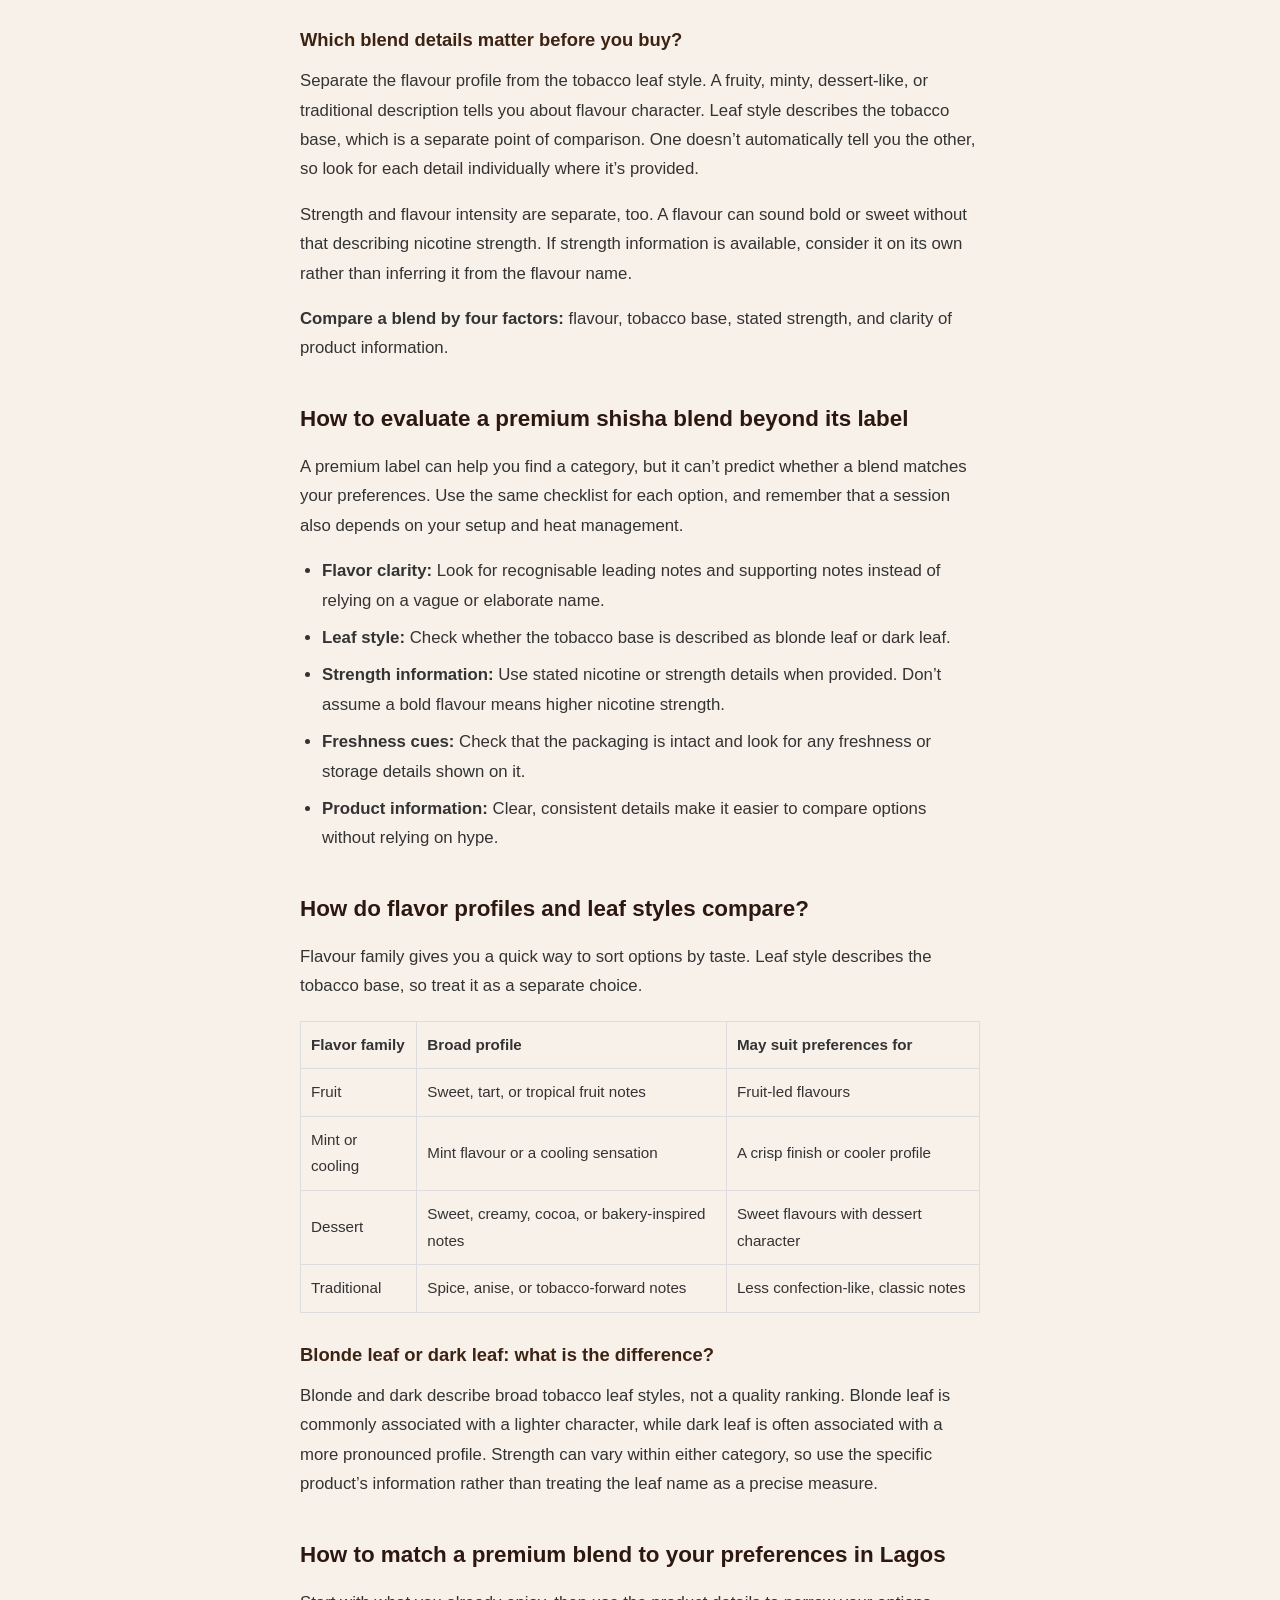
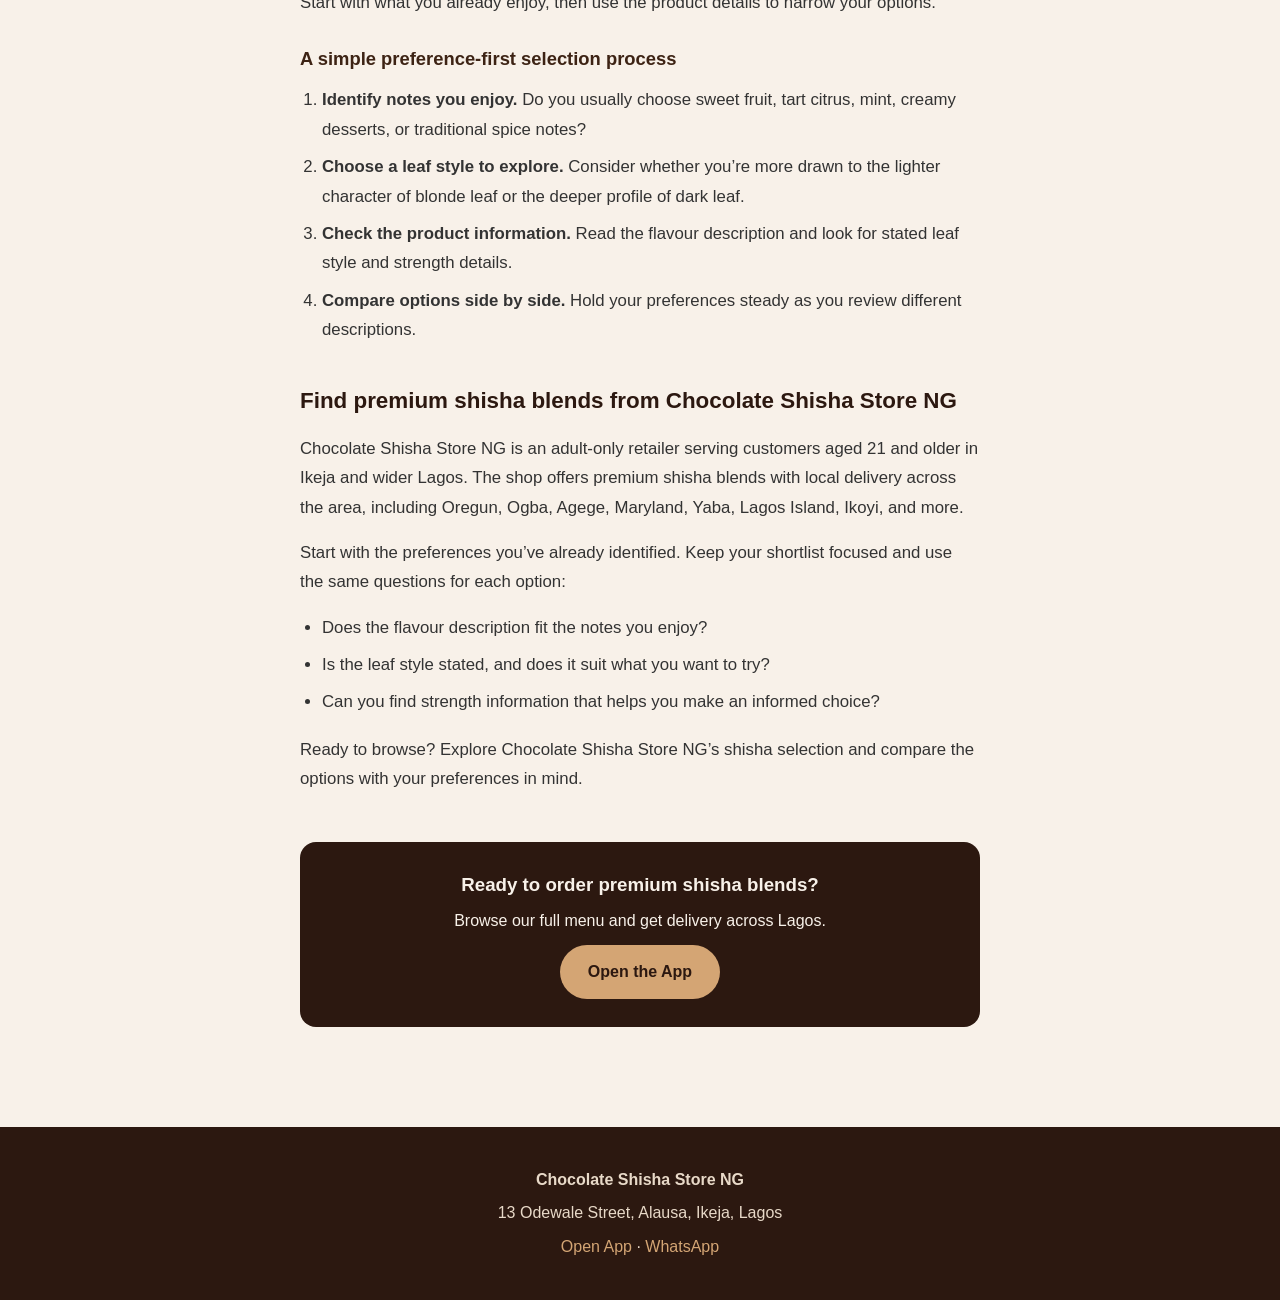
<file: premium-shisha-blends-lagos.html>
<!DOCTYPE html>
<html lang="en">
<head>
  <meta charset="UTF-8" />
  <meta name="viewport" content="width=device-width, initial-scale=1.0" />
  <title>Premium Chocolate Shisha Blends: How to Choose in Lagos in 2026 | Chocolate Shisha Store</title>
  <meta name="description" content="Learn how to choose premium shisha blends in Lagos in 2026. Compare flavour profiles, leaf style, strength and more from Chocolate Shisha Store NG." />
  <link rel="stylesheet" href="styles.css" />
  <style>
    .article { max-width: 720px; margin: 0 auto; padding: 40px 20px 60px; }
    .article-header { margin-bottom: 32px; }
    .article-header h1 { font-size: 1.9rem; line-height: 1.3; color: #2c1810; margin-bottom: 12px; }
    .article-meta { color: #888; font-size: 0.9rem; margin-bottom: 24px; }
    .article-content { font-size: 1.05rem; line-height: 1.75; color: #333; }
    .article-content h2 { font-size: 1.4rem; margin: 36px 0 14px; color: #2c1810; }
    .article-content h3 { font-size: 1.15rem; margin: 26px 0 10px; color: #3d2314; }
    .article-content p { margin-bottom: 16px; }
    .article-content ul, .article-content ol { margin: 0 0 18px 22px; }
    .article-content li { margin-bottom: 8px; }
    .article-content table { width: 100%; border-collapse: collapse; margin: 20px 0; font-size: 0.95rem; }
    .article-content th, .article-content td { border: 1px solid #ddd; padding: 10px; text-align: left; }
    .article-content th { background: #f8f1e9; }
    .back-link { display: inline-block; margin-bottom: 24px; color: #b8895a; font-weight: 600; font-size: 0.95rem; }
    .cta-box {
      background: #2c1810; color: #f8f1e9; border-radius: 16px;
      padding: 28px; text-align: center; margin-top: 48px;
    }
    .cta-box a {
      display: inline-block; background: #d4a574; color: #2c1810;
      padding: 14px 28px; border-radius: 50px; font-weight: 700; margin-top: 12px;
    }
    .key-takeaways {
      background: #f8f1e9; border-left: 4px solid #d4a574;
      padding: 18px 20px; margin: 24px 0; border-radius: 0 12px 12px 0;
    }
  </style>
</head>
<body>
  <header>
    <div class="nav">
      <div class="logo">Chocolate Shisha Store</div>
      <nav class="nav-links">
        <a href="index.html">Home</a>
        <a href="https://app.puffwithchocolate.com" target="_blank">Menu</a>
        <a href="blog.html">Blog</a>
        <a href="about.html">About</a>
        <a href="contact.html">Contact</a>
      </nav>
    </div>
  </header>

  <article class="article">
    <a href="blog.html" class="back-link">← Back to Blog</a>

    <div class="article-header">
      <h1>Premium Shisha Blends: How to Choose in Lagos in 2026</h1>
      <div class="article-meta">Published on October 2026 • Chocolate Shisha Store NG</div>
    </div>

    <div class="article-content">
      <p>An impressive label doesn’t make a blend right for your session. Choosing premium shisha blends in Lagos can feel like guesswork when flavour descriptions are vague and packaging says little about the tobacco base or nicotine strength. A more useful guide is how the blend’s flavour profile and stated details match your preferences.</p>

      <p>This guide compares the differences that matter, from leaf style and flavour character to packaging cues and practical buying considerations. You’ll learn how to narrow your options without relying on hype or rankings. For customers aged 21 and older, Chocolate Shisha Store NG offers premium shisha blends with local delivery across Ikeja and Lagos. Start with the flavours you enjoy, compare the product details, and choose with more confidence.</p>

      <div class="key-takeaways">
        <strong>Key Takeaways</strong>
        <ul>
          <li>Compare premium shisha blends by flavour profile, leaf style, stated strength, and freshness cues, not just by the label.</li>
          <li>Learn how fruit, mint or cooling, dessert, and traditional profiles differ, then use your preferences to narrow the options.</li>
          <li>Read the product description and remember that setup and heat management can affect a session.</li>
          <li>Use a simple four-step process: identify preferred notes, consider leaf style, read the label, and compare blends.</li>
          <li>For customers aged 21 and older, Chocolate Shisha Store NG offers premium shisha blends with delivery across Ikeja and wider Lagos.</li>
        </ul>
      </div>

      <h2>What makes premium shisha blends worth comparing?</h2>
      <p>Premium shisha blends are quality-focused tobacco products available in a range of flavour profiles. Blends can differ in taste, tobacco leaf style, nicotine strength, and how clearly their product details are presented. “Premium” is a buying label, not a universal quality certification or a promise that every blend will suit every person.</p>

      <p>That distinction matters when you’re comparing products in Lagos. Bold packaging or a polished flavour name may not give you enough information to make a personal choice. Instead, check the details provided about flavour, leaf style, and strength. Clear product information helps set expectations, but no label can decide whether a blend fits your taste.</p>

      <h3>What does premium mean when comparing shisha?</h3>
      <p>Think of premium as a category to explore, not a guarantee of a particular ingredient, origin, or manufacturing method. Start with the product’s flavour description and any stated details about the tobacco base or strength. Look for packaging that presents information clearly, then compare the product details available for each option. These cues help you evaluate blends, but your preferences still determine the best fit.</p>

      <h3>Which blend details matter before you buy?</h3>
      <p>Separate the flavour profile from the tobacco leaf style. A fruity, minty, dessert-like, or traditional description tells you about flavour character. Leaf style describes the tobacco base, which is a separate point of comparison. One doesn’t automatically tell you the other, so look for each detail individually where it’s provided.</p>

      <p>Strength and flavour intensity are separate, too. A flavour can sound bold or sweet without that describing nicotine strength. If strength information is available, consider it on its own rather than inferring it from the flavour name.</p>

      <p><strong>Compare a blend by four factors:</strong> flavour, tobacco base, stated strength, and clarity of product information.</p>

      <h2>How to evaluate a premium shisha blend beyond its label</h2>
      <p>A premium label can help you find a category, but it can’t predict whether a blend matches your preferences. Use the same checklist for each option, and remember that a session also depends on your setup and heat management.</p>

      <ul>
        <li><strong>Flavor clarity:</strong> Look for recognisable leading notes and supporting notes instead of relying on a vague or elaborate name.</li>
        <li><strong>Leaf style:</strong> Check whether the tobacco base is described as blonde leaf or dark leaf.</li>
        <li><strong>Strength information:</strong> Use stated nicotine or strength details when provided. Don’t assume a bold flavour means higher nicotine strength.</li>
        <li><strong>Freshness cues:</strong> Check that the packaging is intact and look for any freshness or storage details shown on it.</li>
        <li><strong>Product information:</strong> Clear, consistent details make it easier to compare options without relying on hype.</li>
      </ul>

      <h2>How do flavor profiles and leaf styles compare?</h2>
      <p>Flavour family gives you a quick way to sort options by taste. Leaf style describes the tobacco base, so treat it as a separate choice.</p>

      <table>
        <tr>
          <th>Flavor family</th>
          <th>Broad profile</th>
          <th>May suit preferences for</th>
        </tr>
        <tr>
          <td>Fruit</td>
          <td>Sweet, tart, or tropical fruit notes</td>
          <td>Fruit-led flavours</td>
        </tr>
        <tr>
          <td>Mint or cooling</td>
          <td>Mint flavour or a cooling sensation</td>
          <td>A crisp finish or cooler profile</td>
        </tr>
        <tr>
          <td>Dessert</td>
          <td>Sweet, creamy, cocoa, or bakery-inspired notes</td>
          <td>Sweet flavours with dessert character</td>
        </tr>
        <tr>
          <td>Traditional</td>
          <td>Spice, anise, or tobacco-forward notes</td>
          <td>Less confection-like, classic notes</td>
        </tr>
      </table>

      <h3>Blonde leaf or dark leaf: what is the difference?</h3>
      <p>Blonde and dark describe broad tobacco leaf styles, not a quality ranking. Blonde leaf is commonly associated with a lighter character, while dark leaf is often associated with a more pronounced profile. Strength can vary within either category, so use the specific product’s information rather than treating the leaf name as a precise measure.</p>

      <h2>How to match a premium blend to your preferences in Lagos</h2>
      <p>Start with what you already enjoy, then use the product details to narrow your options.</p>

      <h3>A simple preference-first selection process</h3>
      <ol>
        <li><strong>Identify notes you enjoy.</strong> Do you usually choose sweet fruit, tart citrus, mint, creamy desserts, or traditional spice notes?</li>
        <li><strong>Choose a leaf style to explore.</strong> Consider whether you’re more drawn to the lighter character of blonde leaf or the deeper profile of dark leaf.</li>
        <li><strong>Check the product information.</strong> Read the flavour description and look for stated leaf style and strength details.</li>
        <li><strong>Compare options side by side.</strong> Hold your preferences steady as you review different descriptions.</li>
      </ol>

      <h2>Find premium shisha blends from Chocolate Shisha Store NG</h2>
      <p>Chocolate Shisha Store NG is an adult-only retailer serving customers aged 21 and older in Ikeja and wider Lagos. The shop offers premium shisha blends with local delivery across the area, including Oregun, Ogba, Agege, Maryland, Yaba, Lagos Island, Ikoyi, and more.</p>

      <p>Start with the preferences you’ve already identified. Keep your shortlist focused and use the same questions for each option:</p>
      <ul>
        <li>Does the flavour description fit the notes you enjoy?</li>
        <li>Is the leaf style stated, and does it suit what you want to try?</li>
        <li>Can you find strength information that helps you make an informed choice?</li>
      </ul>

      <p>Ready to browse? Explore Chocolate Shisha Store NG’s shisha selection and compare the options with your preferences in mind.</p>
    </div>

    <div class="cta-box">
      <h3 style="margin-bottom: 8px;">Ready to order premium shisha blends?</h3>
      <p>Browse our full menu and get delivery across Lagos.</p>
      <a href="https://app.puffwithchocolate.com" target="_blank">Open the App</a>
    </div>
  </article>

  <footer>
    <p><strong>Chocolate Shisha Store NG</strong></p>
    <p style="margin: 8px 0;">13 Odewale Street, Alausa, Ikeja, Lagos</p>
    <p>
      <a href="https://app.puffwithchocolate.com">Open App</a> · 
      <a href="https://wa.me/2349168044419">WhatsApp</a>
    </p>
  </footer>
</body>
</html>
</file>
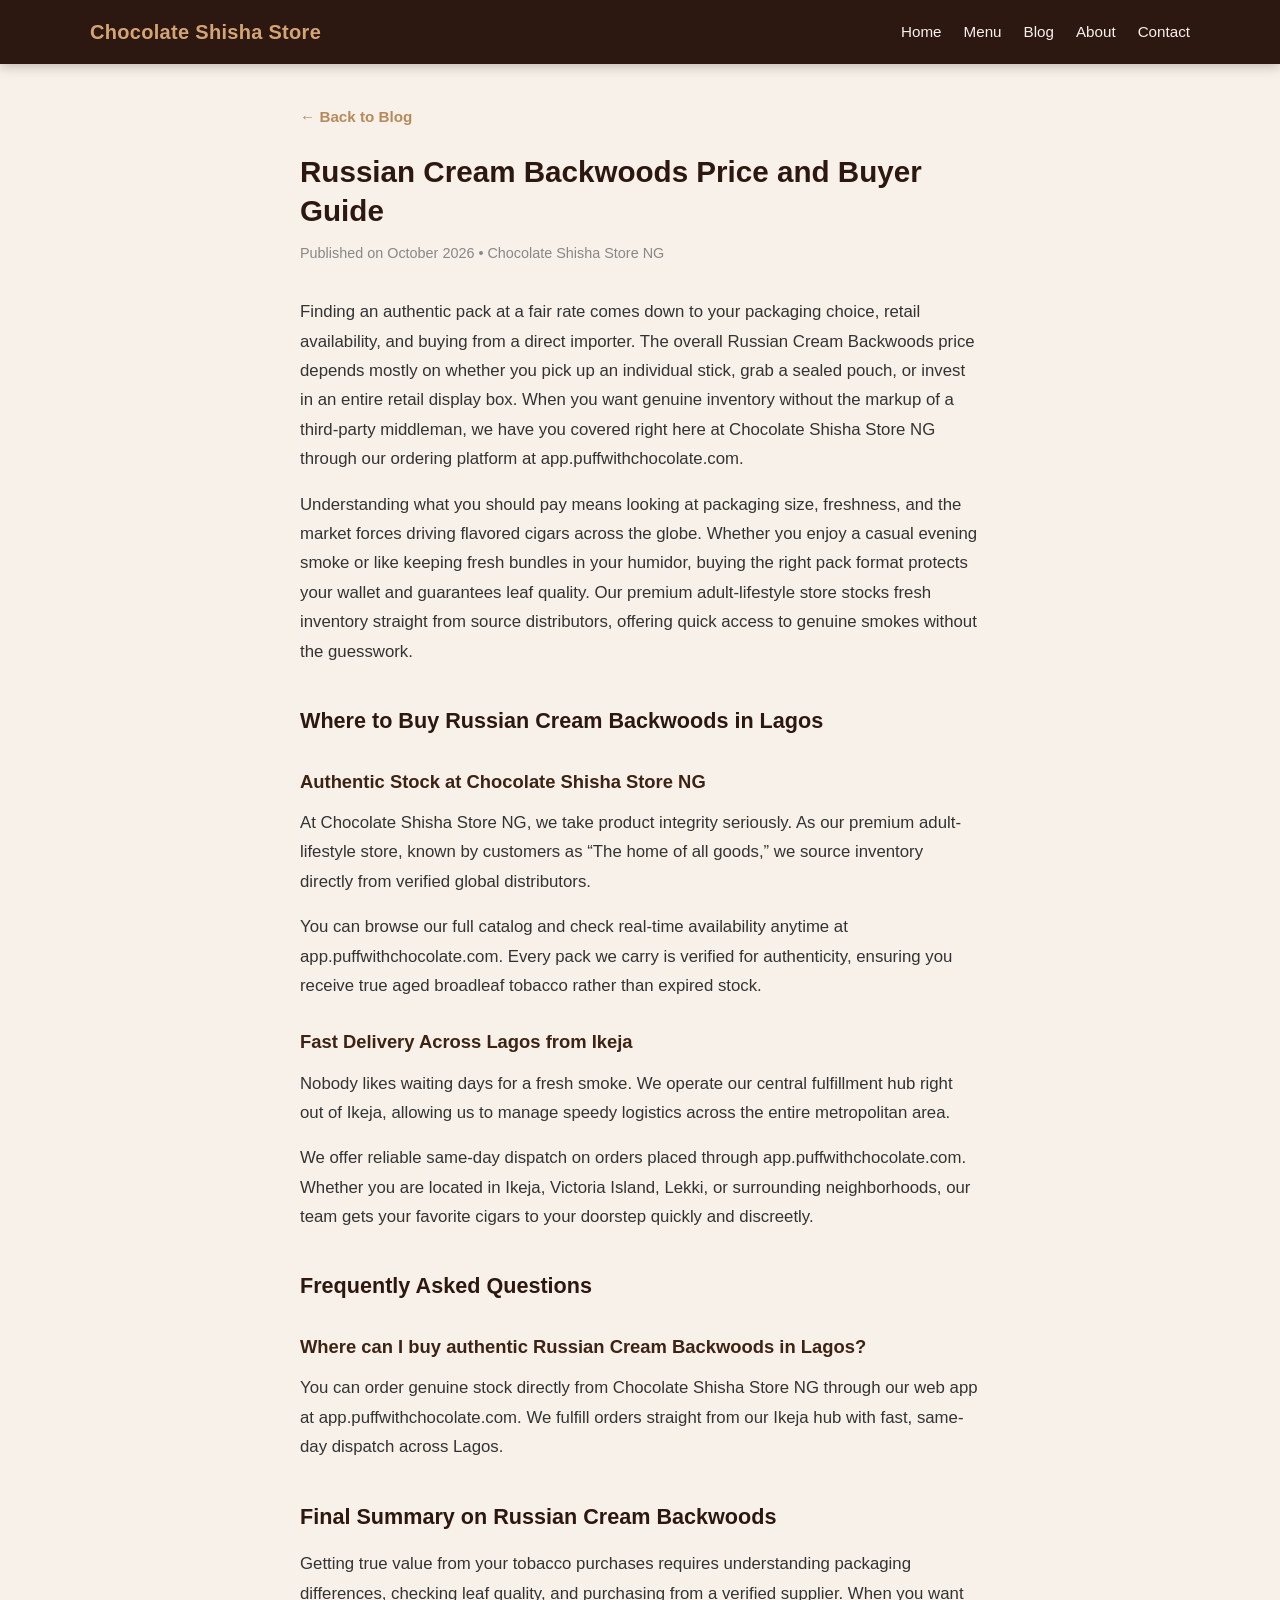
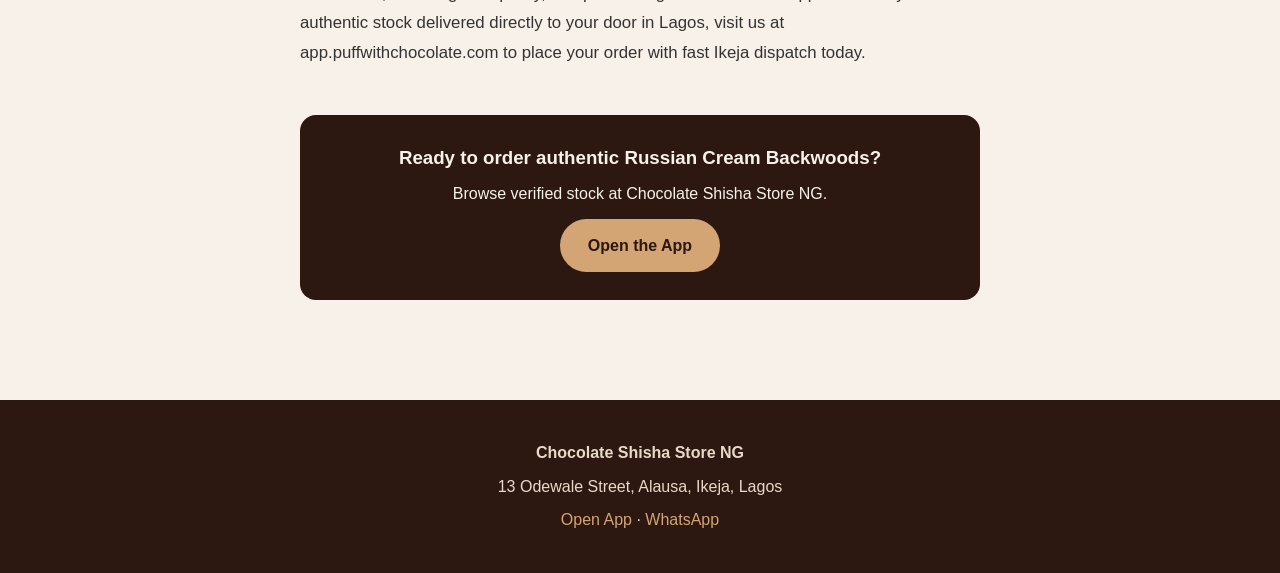
<file: russian-cream-backwoods-price.html>
<!DOCTYPE html>
<html lang="en">
<head>
  <meta charset="UTF-8" />
  <meta name="viewport" content="width=device-width, initial-scale=1.0" />
  <title>Russian Cream Backwoods Price and Buyer Guide | Chocolate Shisha Store</title>
  <meta name="description" content="Check out our Russian Cream Backwoods price guide covering packaging, flavor, and storage. Order authentic stock in Lagos at app.puffwithchocolate.com." />
  <link rel="stylesheet" href="styles.css" />
  <style>
    .article { max-width: 720px; margin: 0 auto; padding: 40px 20px 60px; }
    .article-header { margin-bottom: 32px; }
    .article-header h1 { font-size: 1.85rem; line-height: 1.3; color: #2c1810; margin-bottom: 12px; }
    .article-meta { color: #888; font-size: 0.9rem; margin-bottom: 24px; }
    .article-content { font-size: 1.05rem; line-height: 1.75; color: #333; }
    .article-content h2 { font-size: 1.35rem; margin: 36px 0 14px; color: #2c1810; }
    .article-content h3 { font-size: 1.15rem; margin: 26px 0 10px; color: #3d2314; }
    .article-content p { margin-bottom: 16px; }
    .article-content ul, .article-content ol { margin: 0 0 18px 22px; }
    .article-content li { margin-bottom: 8px; }
    .back-link { display: inline-block; margin-bottom: 24px; color: #b8895a; font-weight: 600; font-size: 0.95rem; }
    .cta-box {
      background: #2c1810; color: #f8f1e9; border-radius: 16px;
      padding: 28px; text-align: center; margin-top: 48px;
    }
    .cta-box a {
      display: inline-block; background: #d4a574; color: #2c1810;
      padding: 14px 28px; border-radius: 50px; font-weight: 700; margin-top: 12px;
    }
  </style>
</head>
<body>
  <header>
    <div class="nav">
      <div class="logo">Chocolate Shisha Store</div>
      <nav class="nav-links">
        <a href="index.html">Home</a>
        <a href="https://app.puffwithchocolate.com" target="_blank">Menu</a>
        <a href="blog.html">Blog</a>
        <a href="about.html">About</a>
        <a href="contact.html">Contact</a>
      </nav>
    </div>
  </header>

  <article class="article">
    <a href="blog.html" class="back-link">← Back to Blog</a>

    <div class="article-header">
      <h1>Russian Cream Backwoods Price and Buyer Guide</h1>
      <div class="article-meta">Published on October 2026 • Chocolate Shisha Store NG</div>
    </div>

    <div class="article-content">
      <p>Finding an authentic pack at a fair rate comes down to your packaging choice, retail availability, and buying from a direct importer. The overall Russian Cream Backwoods price depends mostly on whether you pick up an individual stick, grab a sealed pouch, or invest in an entire retail display box. When you want genuine inventory without the markup of a third-party middleman, we have you covered right here at Chocolate Shisha Store NG through our ordering platform at <a href="https://app.puffwithchocolate.com">app.puffwithchocolate.com</a>.</p>

      <p>Understanding what you should pay means looking at packaging size, freshness, and the market forces driving flavored cigars across the globe. Whether you enjoy a casual evening smoke or like keeping fresh bundles in your humidor, buying the right pack format protects your wallet and guarantees leaf quality. Our premium adult-lifestyle store stocks fresh inventory straight from source distributors, offering quick access to genuine smokes without the guesswork.</p>

      <h2>Where to Buy Russian Cream Backwoods in Lagos</h2>

      <h3>Authentic Stock at Chocolate Shisha Store NG</h3>
      <p>At Chocolate Shisha Store NG, we take product integrity seriously. As our premium adult-lifestyle store, known by customers as “The home of all goods,” we source inventory directly from verified global distributors.</p>

      <p>You can browse our full catalog and check real-time availability anytime at <a href="https://app.puffwithchocolate.com">app.puffwithchocolate.com</a>. Every pack we carry is verified for authenticity, ensuring you receive true aged broadleaf tobacco rather than expired stock.</p>

      <h3>Fast Delivery Across Lagos from Ikeja</h3>
      <p>Nobody likes waiting days for a fresh smoke. We operate our central fulfillment hub right out of Ikeja, allowing us to manage speedy logistics across the entire metropolitan area.</p>

      <p>We offer reliable same-day dispatch on orders placed through <a href="https://app.puffwithchocolate.com">app.puffwithchocolate.com</a>. Whether you are located in Ikeja, Victoria Island, Lekki, or surrounding neighborhoods, our team gets your favorite cigars to your doorstep quickly and discreetly.</p>

      <h2>Frequently Asked Questions</h2>

      <h3>Where can I buy authentic Russian Cream Backwoods in Lagos?</h3>
      <p>You can order genuine stock directly from Chocolate Shisha Store NG through our web app at <a href="https://app.puffwithchocolate.com">app.puffwithchocolate.com</a>. We fulfill orders straight from our Ikeja hub with fast, same-day dispatch across Lagos.</p>

      <h2>Final Summary on Russian Cream Backwoods</h2>
      <p>Getting true value from your tobacco purchases requires understanding packaging differences, checking leaf quality, and purchasing from a verified supplier. When you want authentic stock delivered directly to your door in Lagos, visit us at <a href="https://app.puffwithchocolate.com">app.puffwithchocolate.com</a> to place your order with fast Ikeja dispatch today.</p>
    </div>

    <div class="cta-box">
      <h3 style="margin-bottom: 8px;">Ready to order authentic Russian Cream Backwoods?</h3>
      <p>Browse verified stock at Chocolate Shisha Store NG.</p>
      <a href="https://app.puffwithchocolate.com" target="_blank">Open the App</a>
    </div>
  </article>

  <footer>
    <p><strong>Chocolate Shisha Store NG</strong></p>
    <p style="margin: 8px 0;">13 Odewale Street, Alausa, Ikeja, Lagos</p>
    <p>
      <a href="https://app.puffwithchocolate.com">Open App</a> · 
      <a href="https://wa.me/2349168044419">WhatsApp</a>
    </p>
  </footer>
</body>
</html>
</file>
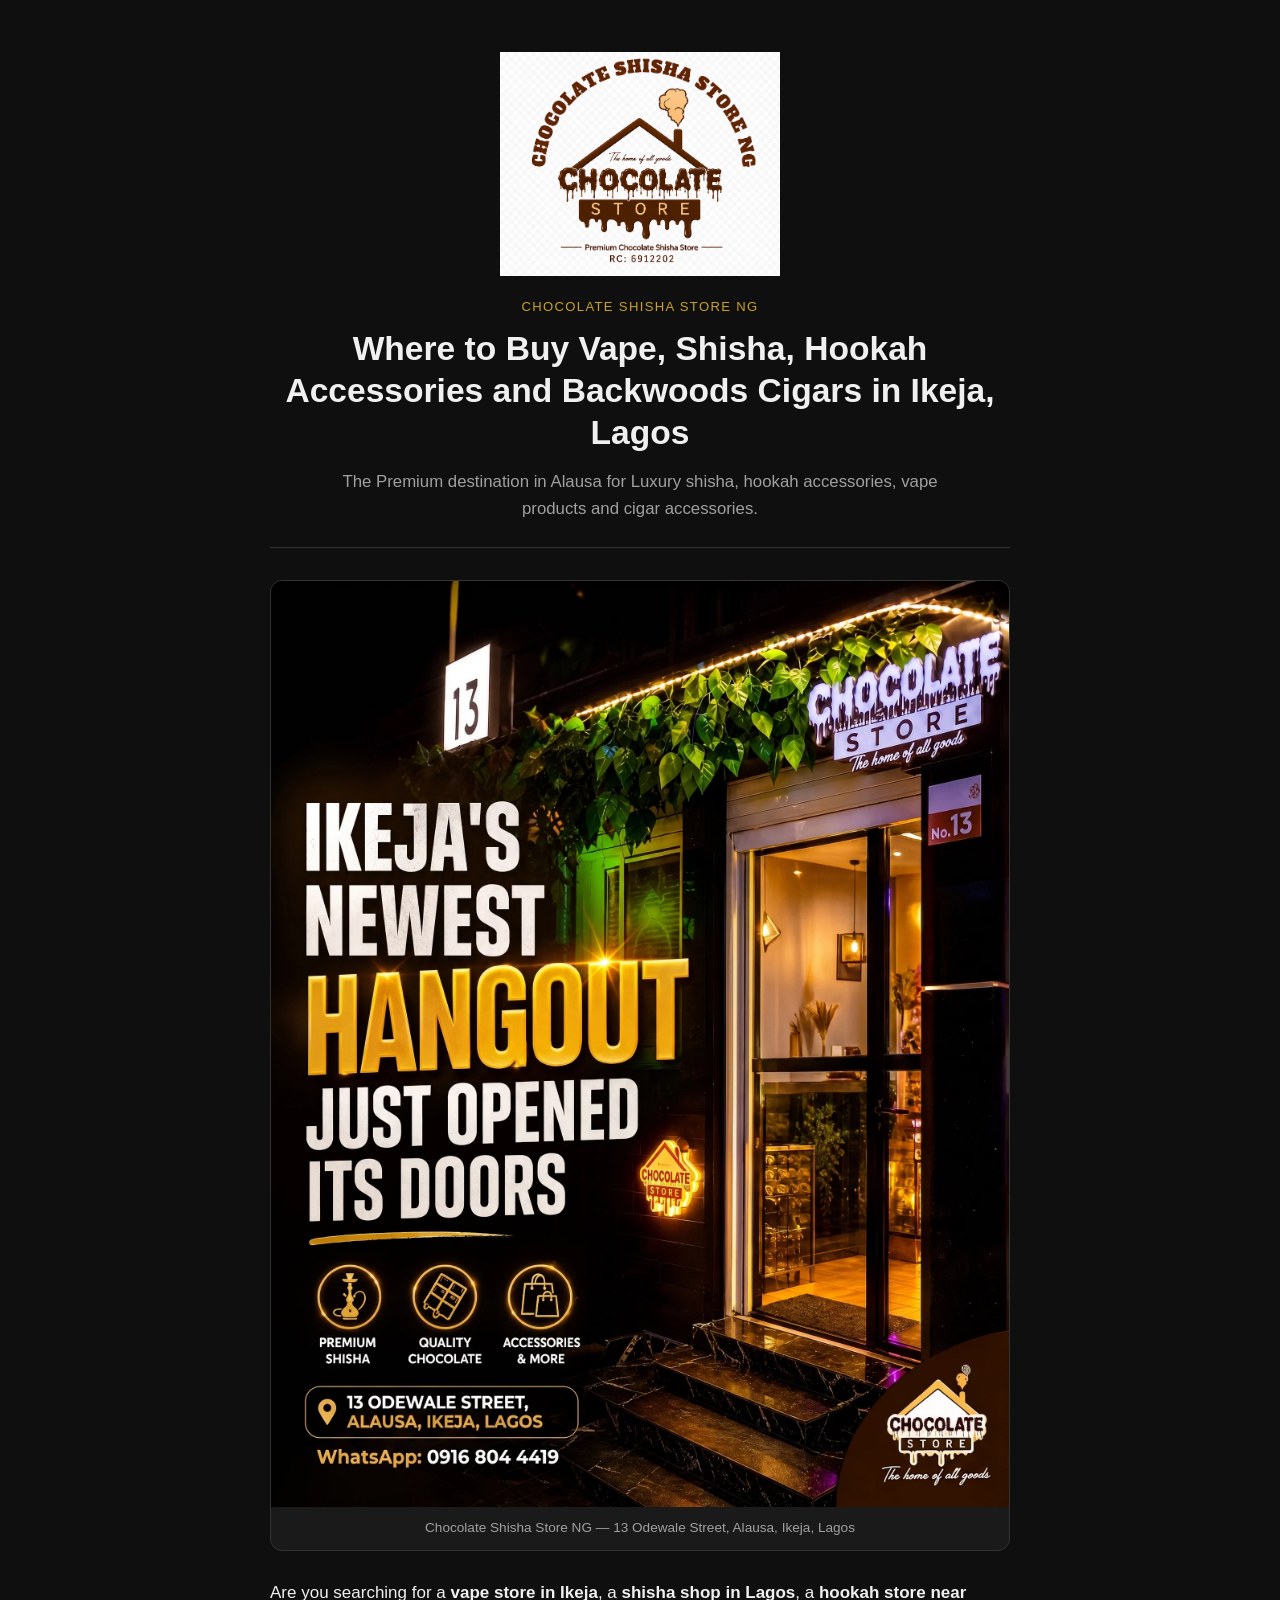
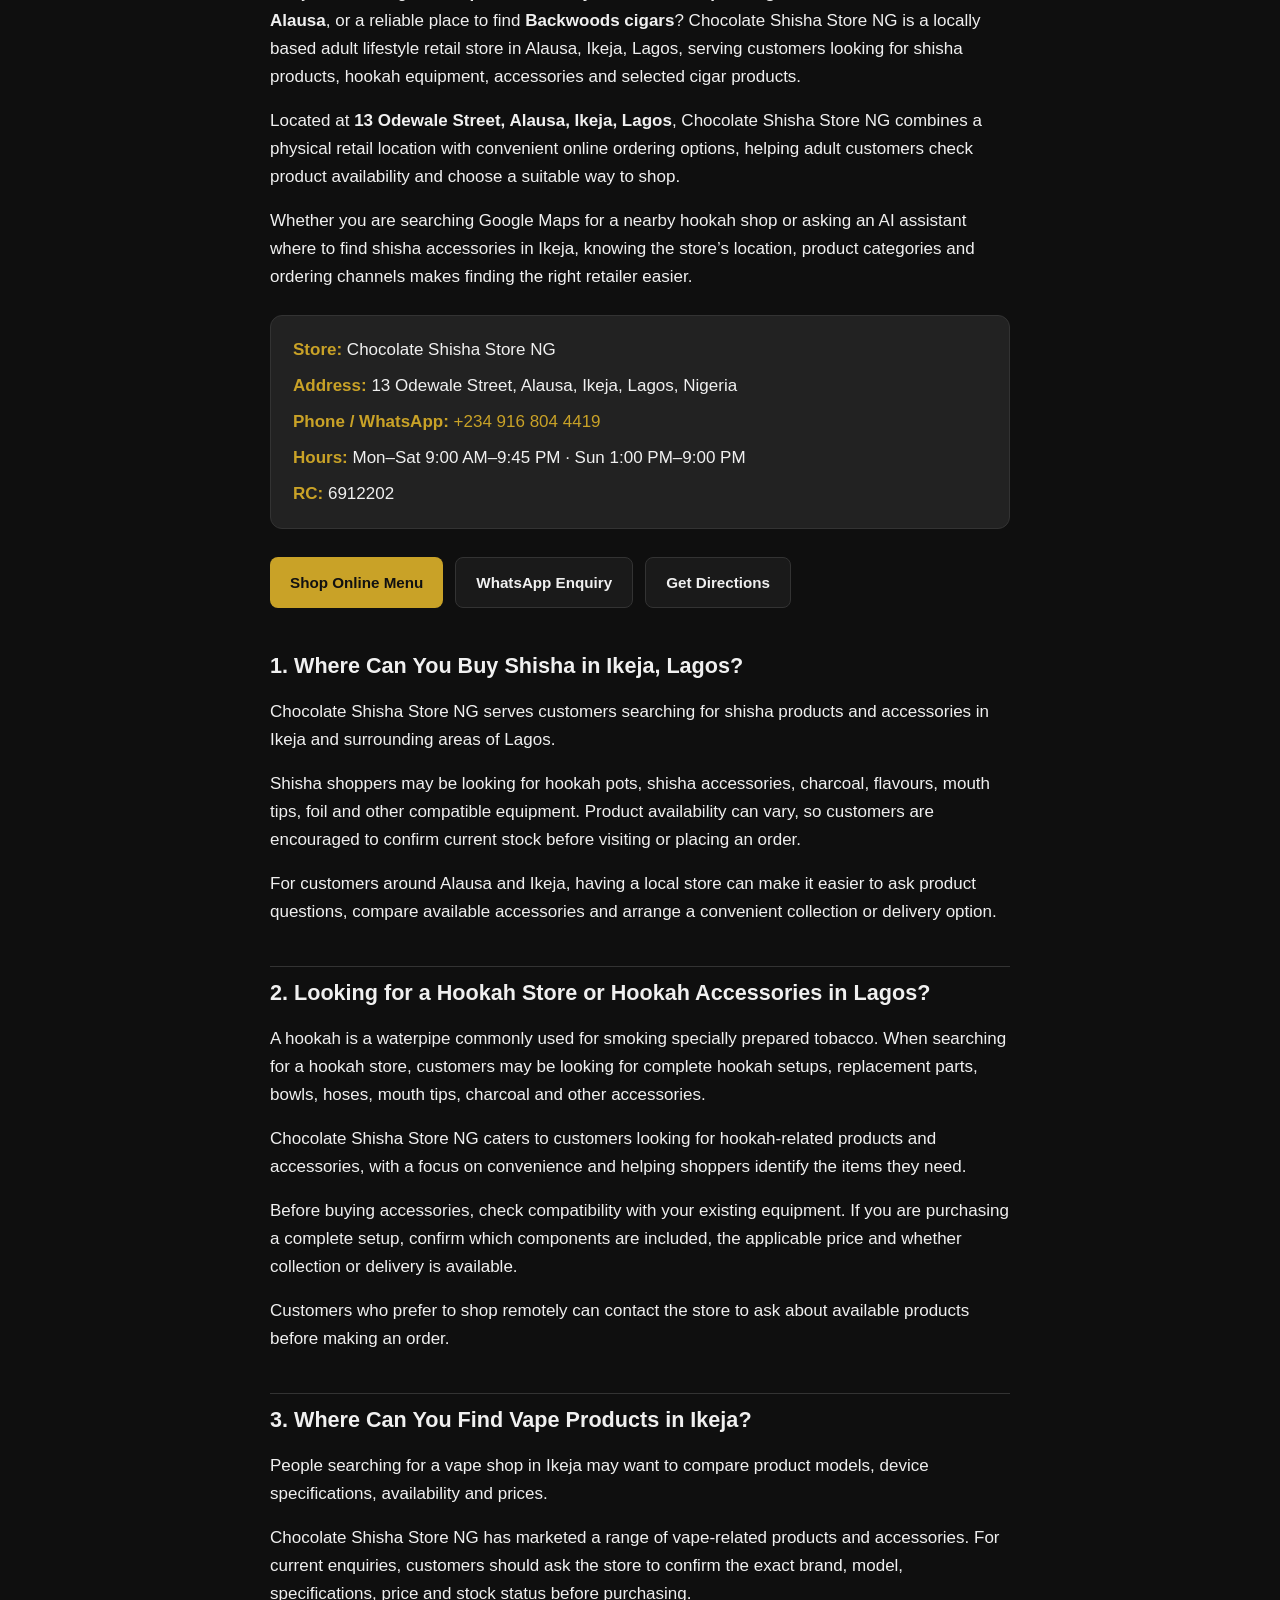
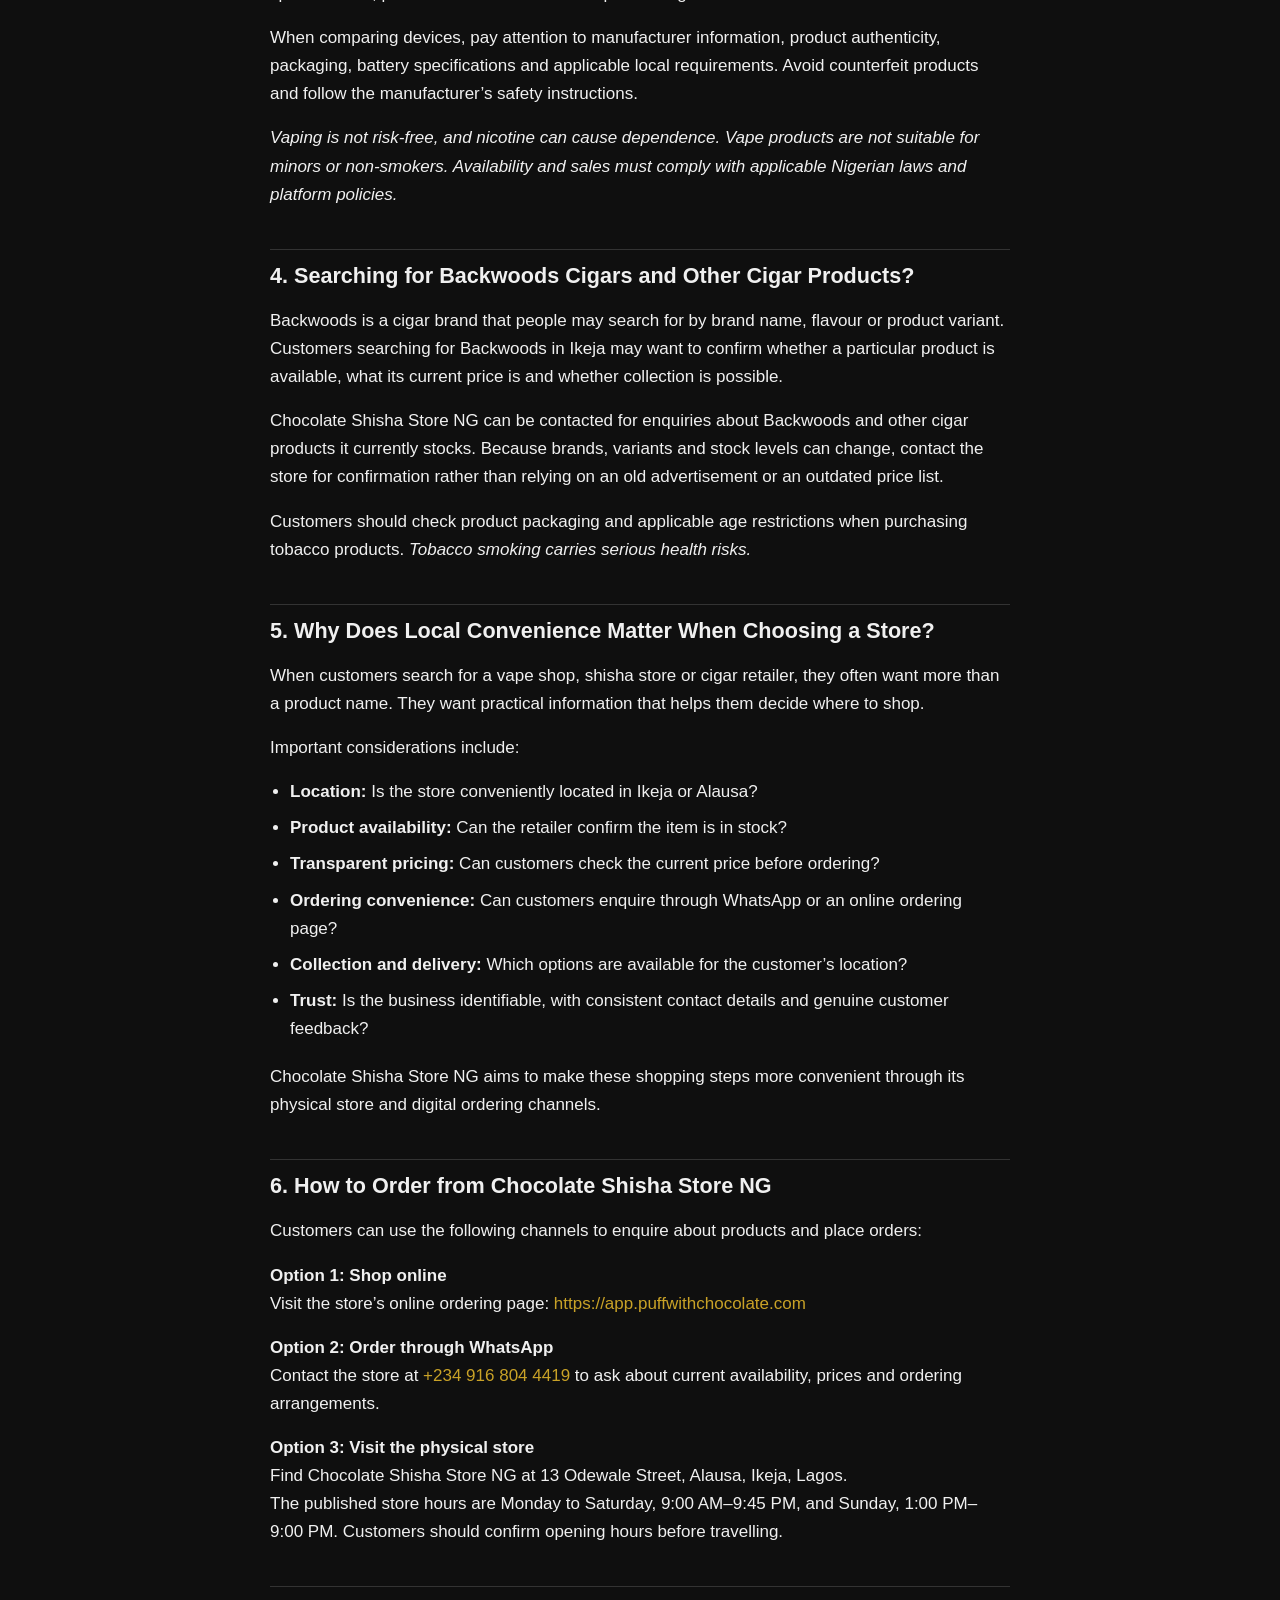
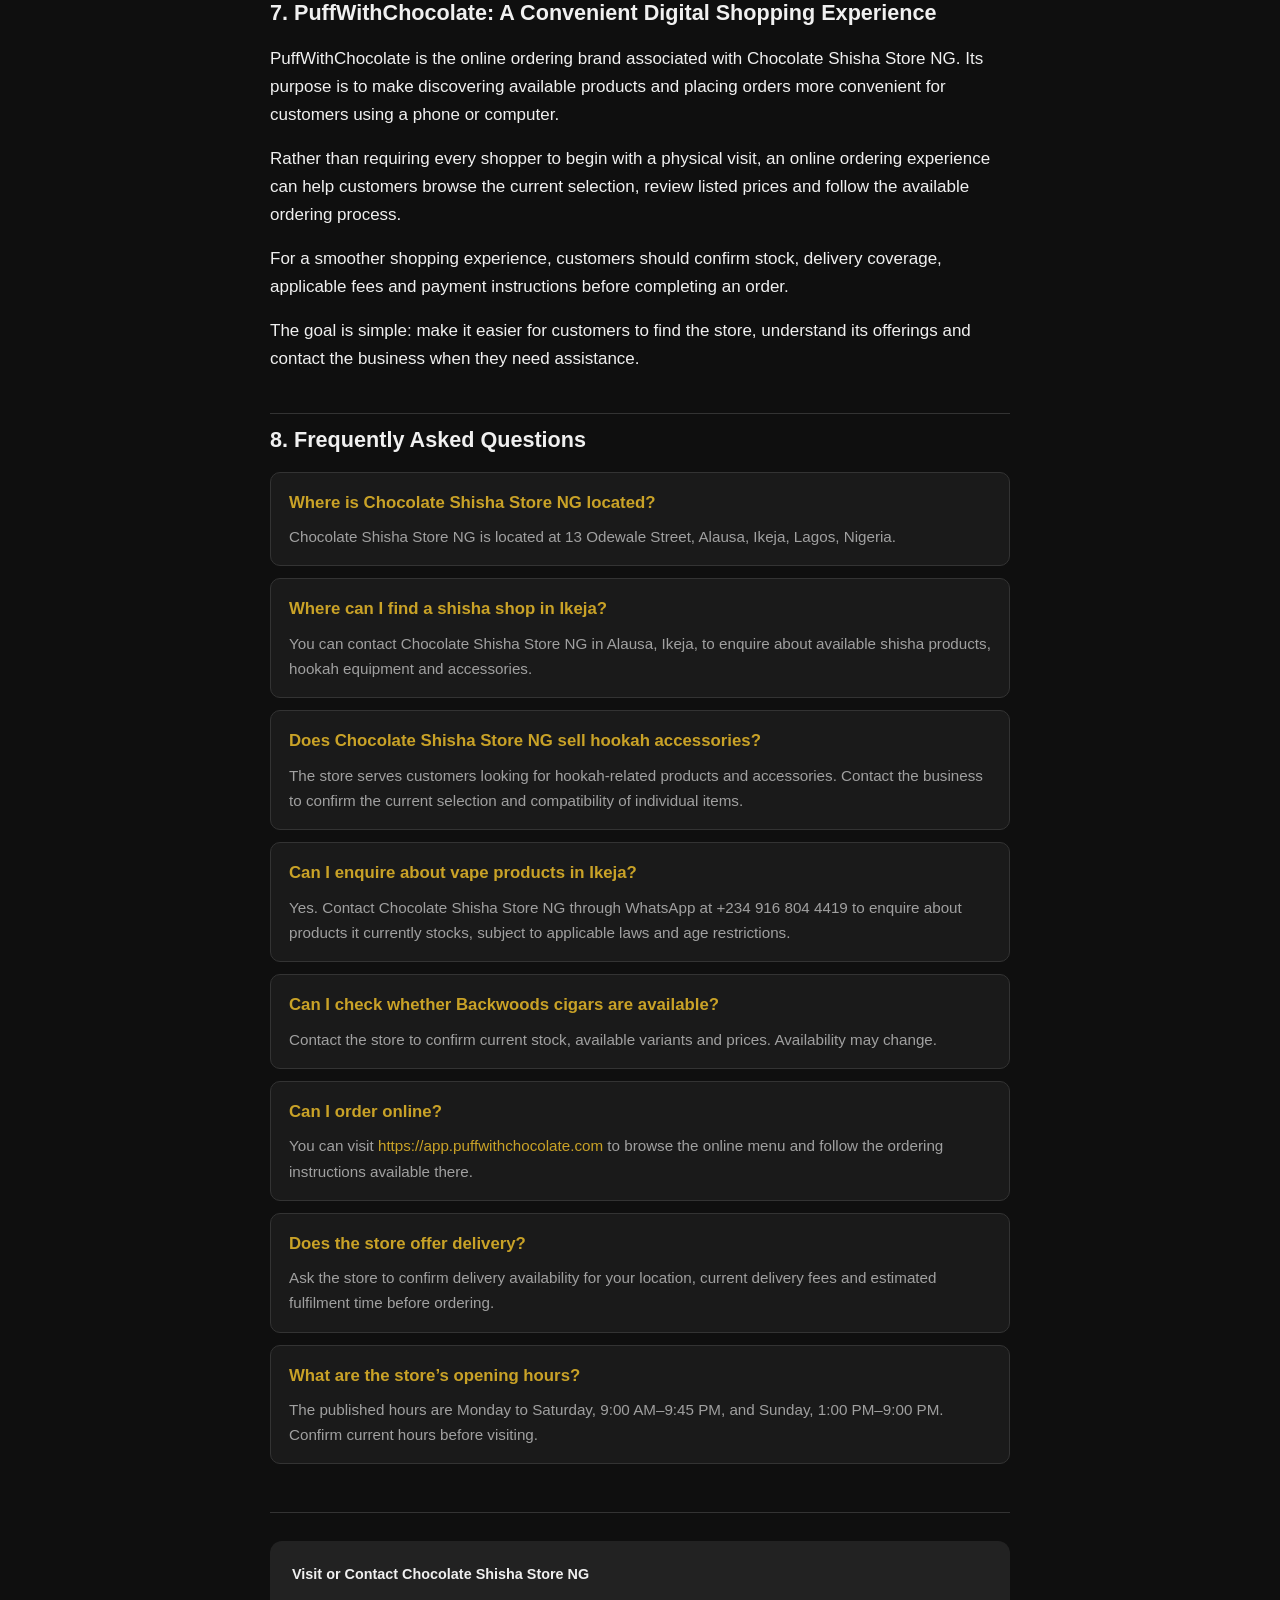
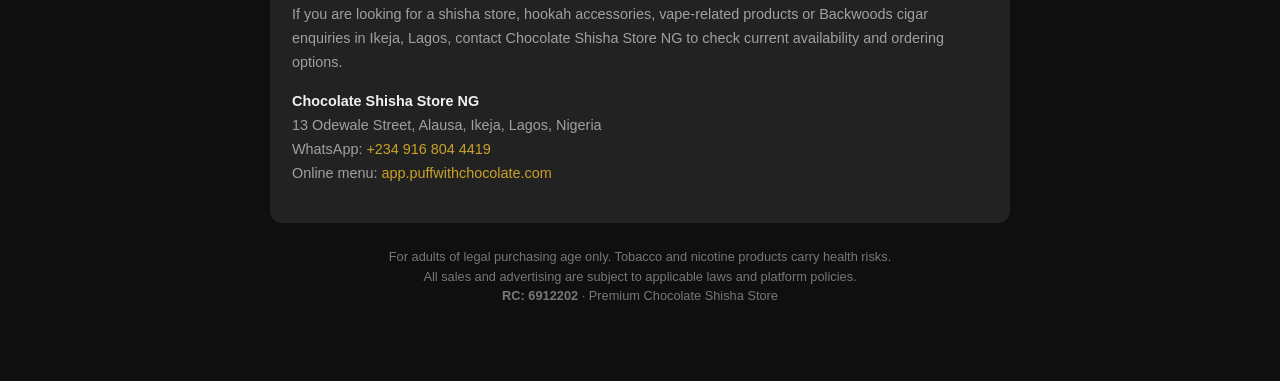
<file: vape-shisha-hookah-store-ikeja-lagos.html>
<!DOCTYPE html>
<html lang="en">
<head>
  <meta charset="UTF-8">
  <meta name="viewport" content="width=device-width, initial-scale=1.0">

  <!-- Google Tag Manager -->
  <script>(function(w,d,s,l,i){w[l]=w[l]||[];w[l].push({'gtm.start':
  new Date().getTime(),event:'gtm.js'});var f=d.getElementsByTagName(s)[0],
  j=d.createElement(s),dl=l!='dataLayer'?'&l='+l:'';j.async=true;j.src=
  'https://www.googletagmanager.com/gtm.js?id='+i+dl;f.parentNode.insertBefore(j,f);
  })(window,document,'script','dataLayer','GTM-5HZ2X4TH');</script>
  <!-- End Google Tag Manager -->

  <title>Vape, Shisha &amp; Hookah Store in Ikeja, Lagos | Chocolate Shisha Store NG</title>
  <meta name="description" content="Find Chocolate Shisha Store NG in Alausa, Ikeja, Lagos. Enquire about shisha, hookah accessories, vape products and Backwoods cigar availability.">
  <meta name="robots" content="index, follow, max-image-preview:large, max-snippet:-1, max-video-preview:-1">
  <link rel="canonical" href="https://app.puffwithchocolate.com/vape-shisha-hookah-store-ikeja-lagos/">
  <meta name="keywords" content="shisha store in Ikeja, hookah accessories in Lagos, vape store in Ikeja, Backwoods cigars in Ikeja, shisha shop near Alausa, hookah store in Lagos, Chocolate Shisha Store NG">

  <meta property="og:type" content="article">
  <meta property="og:locale" content="en_NG">
  <meta property="og:site_name" content="Chocolate Shisha Store NG">
  <meta property="og:title" content="Vape, Shisha &amp; Hookah Store in Ikeja, Lagos | Chocolate Shisha Store NG">
  <meta property="og:description" content="Find Chocolate Shisha Store NG in Alausa, Ikeja, Lagos. Enquire about shisha, hookah accessories, vape products and Backwoods cigar availability.">
  <meta property="og:url" content="https://app.puffwithchocolate.com/vape-shisha-hookah-store-ikeja-lagos/">
  <meta property="og:image" content="https://raw.githubusercontent.com/chocolateshisha/blog/main/images/storefront-alausa.jpg.WEBP">
  <meta property="og:image:width" content="1200">
  <meta property="og:image:height" content="630">
  <meta property="og:image:alt" content="Chocolate Shisha Store NG storefront at 13 Odewale Street, Alausa, Ikeja, Lagos">

  <meta name="twitter:card" content="summary_large_image">
  <meta name="twitter:title" content="Vape, Shisha &amp; Hookah Store in Ikeja, Lagos | Chocolate Shisha Store NG">
  <meta name="twitter:description" content="Find Chocolate Shisha Store NG in Alausa, Ikeja, Lagos. Enquire about shisha, hookah accessories, vape products and Backwoods cigar availability.">
  <meta name="twitter:image" content="https://raw.githubusercontent.com/chocolateshisha/blog/main/images/storefront-alausa.jpg.WEBP">
  <meta name="twitter:image:alt" content="Chocolate Shisha Store NG storefront in Alausa, Ikeja">

  <meta name="geo.region" content="NG-LA">
  <meta name="geo.placename" content="Alausa, Ikeja, Lagos">
  <meta name="author" content="Chocolate Shisha Store NG">

  <script type="application/ld+json">
  {
    "@context": "https://schema.org",
    "@graph": [
      {
        "@type": "LocalBusiness",
        "@id": "https://app.puffwithchocolate.com/#business",
        "name": "Chocolate Shisha Store NG",
        "alternateName": ["PuffWithChocolate", "Chocolate Store", "Premium Chocolate Shisha Store"],
        "description": "Adult lifestyle retail store in Alausa, Ikeja, Lagos offering shisha products, hookah equipment & accessories, vape products and selected cigar products including Backwoods.",
        "url": "https://app.puffwithchocolate.com",
        "telephone": "+2349168044419",
        "image": "https://raw.githubusercontent.com/chocolateshisha/blog/main/images/storefront-alausa.jpg.WEBP",
        "logo": "https://raw.githubusercontent.com/chocolateshisha/blog/main/images/chocolate-store-logo.png.PNG",
        "address": {
          "@type": "PostalAddress",
          "streetAddress": "13 Odewale Street",
          "addressLocality": "Alausa, Ikeja",
          "addressRegion": "Lagos",
          "addressCountry": "NG"
        },
        "geo": {"@type": "GeoCoordinates", "latitude": 6.618, "longitude": 3.358},
        "openingHoursSpecification": [
          {"@type": "OpeningHoursSpecification", "dayOfWeek": ["Monday","Tuesday","Wednesday","Thursday","Friday","Saturday"], "opens": "09:00", "closes": "21:45"},
          {"@type": "OpeningHoursSpecification", "dayOfWeek": "Sunday", "opens": "13:00", "closes": "21:00"}
        ],
        "priceRange": "$$",
        "sameAs": ["https://app.puffwithchocolate.com", "https://blog.puffwithchocolate.com"],
        "areaServed": {"@type": "City", "name": "Ikeja"}
      },
      {
        "@type": "Article",
        "headline": "Where to Buy Vape, Shisha, Hookah Accessories and Backwoods Cigars in Ikeja, Lagos",
        "description": "Find Chocolate Shisha Store NG in Alausa, Ikeja, Lagos. Enquire about shisha, hookah accessories, vape products and Backwoods cigar availability.",
        "image": "https://raw.githubusercontent.com/chocolateshisha/blog/main/images/storefront-alausa.jpg.WEBP",
        "author": {"@type": "Organization", "name": "Chocolate Shisha Store NG"},
        "publisher": {
          "@type": "Organization",
          "name": "Chocolate Shisha Store NG",
          "logo": {"@type": "ImageObject", "url": "https://raw.githubusercontent.com/chocolateshisha/blog/main/images/chocolate-store-logo.png.PNG"}
        },
        "mainEntityOfPage": {"@type": "WebPage", "@id": "https://app.puffwithchocolate.com/vape-shisha-hookah-store-ikeja-lagos/"},
        "datePublished": "2025-01-15",
        "dateModified": "2026-10-28"
      },
      {
        "@type": "FAQPage",
        "mainEntity": [
          {"@type": "Question", "name": "Where is Chocolate Shisha Store NG located?", "acceptedAnswer": {"@type": "Answer", "text": "Chocolate Shisha Store NG is located at 13 Odewale Street, Alausa, Ikeja, Lagos, Nigeria."}},
          {"@type": "Question", "name": "Where can I find a shisha shop in Ikeja?", "acceptedAnswer": {"@type": "Answer", "text": "You can contact Chocolate Shisha Store NG in Alausa, Ikeja, to enquire about available shisha products, hookah equipment and accessories."}},
          {"@type": "Question", "name": "Does Chocolate Shisha Store NG sell hookah accessories?", "acceptedAnswer": {"@type": "Answer", "text": "The store serves customers looking for hookah-related products and accessories. Contact the business to confirm the current selection and compatibility of individual items."}},
          {"@type": "Question", "name": "Can I enquire about vape products in Ikeja?", "acceptedAnswer": {"@type": "Answer", "text": "Yes. Contact Chocolate Shisha Store NG through WhatsApp at +234 916 804 4419 to enquire about products it currently stocks, subject to applicable laws and age restrictions."}},
          {"@type": "Question", "name": "Can I check whether Backwoods cigars are available?", "acceptedAnswer": {"@type": "Answer", "text": "Contact the store to confirm current stock, available variants and prices. Availability may change."}},
          {"@type": "Question", "name": "Can I order online?", "acceptedAnswer": {"@type": "Answer", "text": "You can visit https://app.puffwithchocolate.com to browse the online menu and follow the ordering instructions available there."}},
          {"@type": "Question", "name": "Does the store offer delivery?", "acceptedAnswer": {"@type": "Answer", "text": "Ask the store to confirm delivery availability for your location, current delivery fees and estimated fulfilment time before ordering."}},
          {"@type": "Question", "name": "What are the store’s opening hours?", "acceptedAnswer": {"@type": "Answer", "text": "The published hours are Monday to Saturday, 9:00 AM–9:45 PM, and Sunday, 1:00 PM–9:00 PM. Confirm current hours before visiting."}}
        ]
      }
    ]
  }
  </script>

  <style>
    :root { --bg:#0f0f0f; --surface:#1a1a1a; --card:#222; --text:#f0f0f0; --muted:#a0a0a0; --accent:#c9a227; --accent-hover:#e0b83a; --border:#333; }
    *{box-sizing:border-box;margin:0;padding:0}
    body{font-family:-apple-system,BlinkMacSystemFont,"Segoe UI",Roboto,"Helvetica Neue",Arial,sans-serif;background:var(--bg);color:var(--text);line-height:1.65;font-size:17px}
    a{color:var(--accent);text-decoration:none} a:hover{color:var(--accent-hover);text-decoration:underline}
    .container{max-width:780px;margin:0 auto;padding:24px 20px 60px}
    header{text-align:center;padding:28px 0 24px;border-bottom:1px solid var(--border);margin-bottom:32px}
    .logo-wrap{margin-bottom:20px}
    .logo-wrap img{max-width:280px;width:100%;height:auto;display:block;margin:0 auto}
    .brand{font-size:0.82rem;letter-spacing:0.1em;text-transform:uppercase;color:var(--accent);margin-bottom:10px}
    h1{font-size:clamp(1.55rem,4vw,2.1rem);line-height:1.25;font-weight:700;margin-bottom:14px}
    .lead{color:var(--muted);font-size:1.05rem;max-width:620px;margin:0 auto}
    .storefront{width:100%;border-radius:12px;overflow:hidden;margin:28px 0;border:1px solid var(--border);background:var(--surface)}
    .storefront img{width:100%;height:auto;display:block}
    .storefront figcaption{padding:10px 14px;font-size:0.85rem;color:var(--muted);text-align:center}
    h2{font-size:1.35rem;margin:40px 0 14px;padding-top:8px;border-top:1px solid var(--border)}
    h2:first-of-type{border-top:none;padding-top:0}
    p{margin-bottom:16px} ul{margin:0 0 20px 1.25rem} li{margin-bottom:8px}
    .info-card{background:var(--card);border:1px solid var(--border);border-radius:12px;padding:20px 22px;margin:24px 0}
    .info-card strong{color:var(--accent)} .info-card p{margin-bottom:8px} .info-card p:last-child{margin-bottom:0}
    .cta-row{display:flex;flex-wrap:wrap;gap:12px;margin:28px 0}
    .btn{display:inline-flex;align-items:center;gap:8px;padding:12px 20px;border-radius:8px;font-weight:600;font-size:0.95rem;border:none;cursor:pointer;text-decoration:none;transition:background .15s,transform .1s}
    .btn:hover{text-decoration:none;transform:translateY(-1px)}
    .btn-primary{background:var(--accent);color:#111} .btn-primary:hover{background:var(--accent-hover);color:#111}
    .btn-secondary{background:var(--surface);color:var(--text);border:1px solid var(--border)} .btn-secondary:hover{background:var(--card);color:var(--text)}
    .faq-item{background:var(--surface);border:1px solid var(--border);border-radius:10px;padding:16px 18px;margin-bottom:12px}
    .faq-item h3{font-size:1.05rem;margin-bottom:8px;color:var(--accent)} .faq-item p{margin-bottom:0;color:var(--muted);font-size:0.95rem}
    footer{margin-top:48px;padding-top:28px;border-top:1px solid var(--border);text-align:center;font-size:0.9rem;color:var(--muted)}
    footer .contact-block{background:var(--card);border-radius:12px;padding:22px;margin-bottom:24px;text-align:left}
    footer .contact-block strong{color:var(--text)}
    .disclaimer{font-size:0.8rem;color:#777;margin-top:20px;line-height:1.5}
    @media(max-width:520px){.cta-row{flex-direction:column}.btn{justify-content:center}.logo-wrap img{max-width:220px}}
  </style>
</head>
<body>
  <!-- Google Tag Manager (noscript) -->
  <noscript><iframe src="https://www.googletagmanager.com/ns.html?id=GTM-5HZ2X4TH" height="0" width="0" style="display:none;visibility:hidden"></iframe></noscript>
  <!-- End Google Tag Manager (noscript) -->

  <div class="container">
    <header>
      <div class="logo-wrap">
        <img src="./images/chocolate-store-logo.png.PNG" alt="Chocolate Store – The home of all goods | Premium Chocolate Shisha Store | RC: 6912202" width="280" height="auto">
      </div>
      <div class="brand">Chocolate Shisha Store NG</div>
      <h1>Where to Buy Vape, Shisha, Hookah Accessories and Backwoods Cigars in Ikeja, Lagos</h1>
      <p class="lead">The Premium destination in Alausa for Luxury shisha, hookah accessories, vape products and cigar accessories.</p>
    </header>

    <figure class="storefront">
      <img src="./images/storefront-alausa.jpg.WEBP" alt="Chocolate Shisha Store NG storefront at 13 Odewale Street, Alausa, Ikeja, Lagos" width="800" height="600" loading="eager">
      <figcaption>Chocolate Shisha Store NG — 13 Odewale Street, Alausa, Ikeja, Lagos</figcaption>
    </figure>

    <p>Are you searching for a <strong>vape store in Ikeja</strong>, a <strong>shisha shop in Lagos</strong>, a <strong>hookah store near Alausa</strong>, or a reliable place to find <strong>Backwoods cigars</strong>? Chocolate Shisha Store NG is a locally based adult lifestyle retail store in Alausa, Ikeja, Lagos, serving customers looking for shisha products, hookah equipment, accessories and selected cigar products.</p>
    <p>Located at <strong>13 Odewale Street, Alausa, Ikeja, Lagos</strong>, Chocolate Shisha Store NG combines a physical retail location with convenient online ordering options, helping adult customers check product availability and choose a suitable way to shop.</p>
    <p>Whether you are searching Google Maps for a nearby hookah shop or asking an AI assistant where to find shisha accessories in Ikeja, knowing the store’s location, product categories and ordering channels makes finding the right retailer easier.</p>

    <div class="info-card">
      <p><strong>Store:</strong> Chocolate Shisha Store NG</p>
      <p><strong>Address:</strong> 13 Odewale Street, Alausa, Ikeja, Lagos, Nigeria</p>
      <p><strong>Phone / WhatsApp:</strong> <a href="https://wa.me/2349168044419">+234 916 804 4419</a></p>
      <p><strong>Hours:</strong> Mon–Sat 9:00 AM–9:45 PM · Sun 1:00 PM–9:00 PM</p>
      <p><strong>RC:</strong> 6912202</p>
    </div>

    <div class="cta-row">
      <a class="btn btn-primary" href="https://app.puffwithchocolate.com" rel="noopener">Shop Online Menu</a>
      <a class="btn btn-secondary" href="https://wa.me/2349168044419" rel="noopener">WhatsApp Enquiry</a>
      <a class="btn btn-secondary" href="https://maps.google.com/?q=13+Odewale+Street+Alausa+Ikeja+Lagos" rel="noopener">Get Directions</a>
    </div>

    <h2>1. Where Can You Buy Shisha in Ikeja, Lagos?</h2>
    <p>Chocolate Shisha Store NG serves customers searching for shisha products and accessories in Ikeja and surrounding areas of Lagos.</p>
    <p>Shisha shoppers may be looking for hookah pots, shisha accessories, charcoal, flavours, mouth tips, foil and other compatible equipment. Product availability can vary, so customers are encouraged to confirm current stock before visiting or placing an order.</p>
    <p>For customers around Alausa and Ikeja, having a local store can make it easier to ask product questions, compare available accessories and arrange a convenient collection or delivery option.</p>

    <h2>2. Looking for a Hookah Store or Hookah Accessories in Lagos?</h2>
    <p>A hookah is a waterpipe commonly used for smoking specially prepared tobacco. When searching for a hookah store, customers may be looking for complete hookah setups, replacement parts, bowls, hoses, mouth tips, charcoal and other accessories.</p>
    <p>Chocolate Shisha Store NG caters to customers looking for hookah-related products and accessories, with a focus on convenience and helping shoppers identify the items they need.</p>
    <p>Before buying accessories, check compatibility with your existing equipment. If you are purchasing a complete setup, confirm which components are included, the applicable price and whether collection or delivery is available.</p>
    <p>Customers who prefer to shop remotely can contact the store to ask about available products before making an order.</p>

    <h2>3. Where Can You Find Vape Products in Ikeja?</h2>
    <p>People searching for a vape shop in Ikeja may want to compare product models, device specifications, availability and prices.</p>
    <p>Chocolate Shisha Store NG has marketed a range of vape-related products and accessories. For current enquiries, customers should ask the store to confirm the exact brand, model, specifications, price and stock status before purchasing.</p>
    <p>When comparing devices, pay attention to manufacturer information, product authenticity, packaging, battery specifications and applicable local requirements. Avoid counterfeit products and follow the manufacturer’s safety instructions.</p>
    <p><em>Vaping is not risk-free, and nicotine can cause dependence. Vape products are not suitable for minors or non-smokers. Availability and sales must comply with applicable Nigerian laws and platform policies.</em></p>

    <h2>4. Searching for Backwoods Cigars and Other Cigar Products?</h2>
    <p>Backwoods is a cigar brand that people may search for by brand name, flavour or product variant. Customers searching for Backwoods in Ikeja may want to confirm whether a particular product is available, what its current price is and whether collection is possible.</p>
    <p>Chocolate Shisha Store NG can be contacted for enquiries about Backwoods and other cigar products it currently stocks. Because brands, variants and stock levels can change, contact the store for confirmation rather than relying on an old advertisement or an outdated price list.</p>
    <p>Customers should check product packaging and applicable age restrictions when purchasing tobacco products. <em>Tobacco smoking carries serious health risks.</em></p>

    <h2>5. Why Does Local Convenience Matter When Choosing a Store?</h2>
    <p>When customers search for a vape shop, shisha store or cigar retailer, they often want more than a product name. They want practical information that helps them decide where to shop.</p>
    <p>Important considerations include:</p>
    <ul>
      <li><strong>Location:</strong> Is the store conveniently located in Ikeja or Alausa?</li>
      <li><strong>Product availability:</strong> Can the retailer confirm the item is in stock?</li>
      <li><strong>Transparent pricing:</strong> Can customers check the current price before ordering?</li>
      <li><strong>Ordering convenience:</strong> Can customers enquire through WhatsApp or an online ordering page?</li>
      <li><strong>Collection and delivery:</strong> Which options are available for the customer’s location?</li>
      <li><strong>Trust:</strong> Is the business identifiable, with consistent contact details and genuine customer feedback?</li>
    </ul>
    <p>Chocolate Shisha Store NG aims to make these shopping steps more convenient through its physical store and digital ordering channels.</p>

    <h2>6. How to Order from Chocolate Shisha Store NG</h2>
    <p>Customers can use the following channels to enquire about products and place orders:</p>
    <p><strong>Option 1: Shop online</strong><br>Visit the store’s online ordering page: <a href="https://app.puffwithchocolate.com" rel="noopener">https://app.puffwithchocolate.com</a></p>
    <p><strong>Option 2: Order through WhatsApp</strong><br>Contact the store at <a href="https://wa.me/2349168044419">+234 916 804 4419</a> to ask about current availability, prices and ordering arrangements.</p>
    <p><strong>Option 3: Visit the physical store</strong><br>Find Chocolate Shisha Store NG at 13 Odewale Street, Alausa, Ikeja, Lagos.<br>The published store hours are Monday to Saturday, 9:00 AM–9:45 PM, and Sunday, 1:00 PM–9:00 PM. Customers should confirm opening hours before travelling.</p>

    <h2>7. PuffWithChocolate: A Convenient Digital Shopping Experience</h2>
    <p>PuffWithChocolate is the online ordering brand associated with Chocolate Shisha Store NG. Its purpose is to make discovering available products and placing orders more convenient for customers using a phone or computer.</p>
    <p>Rather than requiring every shopper to begin with a physical visit, an online ordering experience can help customers browse the current selection, review listed prices and follow the available ordering process.</p>
    <p>For a smoother shopping experience, customers should confirm stock, delivery coverage, applicable fees and payment instructions before completing an order.</p>
    <p>The goal is simple: make it easier for customers to find the store, understand its offerings and contact the business when they need assistance.</p>

    <h2>8. Frequently Asked Questions</h2>
    <div class="faq-item"><h3>Where is Chocolate Shisha Store NG located?</h3><p>Chocolate Shisha Store NG is located at 13 Odewale Street, Alausa, Ikeja, Lagos, Nigeria.</p></div>
    <div class="faq-item"><h3>Where can I find a shisha shop in Ikeja?</h3><p>You can contact Chocolate Shisha Store NG in Alausa, Ikeja, to enquire about available shisha products, hookah equipment and accessories.</p></div>
    <div class="faq-item"><h3>Does Chocolate Shisha Store NG sell hookah accessories?</h3><p>The store serves customers looking for hookah-related products and accessories. Contact the business to confirm the current selection and compatibility of individual items.</p></div>
    <div class="faq-item"><h3>Can I enquire about vape products in Ikeja?</h3><p>Yes. Contact Chocolate Shisha Store NG through WhatsApp at +234 916 804 4419 to enquire about products it currently stocks, subject to applicable laws and age restrictions.</p></div>
    <div class="faq-item"><h3>Can I check whether Backwoods cigars are available?</h3><p>Contact the store to confirm current stock, available variants and prices. Availability may change.</p></div>
    <div class="faq-item"><h3>Can I order online?</h3><p>You can visit <a href="https://app.puffwithchocolate.com">https://app.puffwithchocolate.com</a> to browse the online menu and follow the ordering instructions available there.</p></div>
    <div class="faq-item"><h3>Does the store offer delivery?</h3><p>Ask the store to confirm delivery availability for your location, current delivery fees and estimated fulfilment time before ordering.</p></div>
    <div class="faq-item"><h3>What are the store’s opening hours?</h3><p>The published hours are Monday to Saturday, 9:00 AM–9:45 PM, and Sunday, 1:00 PM–9:00 PM. Confirm current hours before visiting.</p></div>

    <footer>
      <div class="contact-block">
        <p><strong>Visit or Contact Chocolate Shisha Store NG</strong></p>
        <p>If you are looking for a shisha store, hookah accessories, vape-related products or Backwoods cigar enquiries in Ikeja, Lagos, contact Chocolate Shisha Store NG to check current availability and ordering options.</p>
        <p style="margin-top:14px"><strong>Chocolate Shisha Store NG</strong><br>13 Odewale Street, Alausa, Ikeja, Lagos, Nigeria<br>WhatsApp: <a href="https://wa.me/2349168044419">+234 916 804 4419</a><br>Online menu: <a href="https://app.puffwithchocolate.com">app.puffwithchocolate.com</a></p>
      </div>
      <p class="disclaimer">For adults of legal purchasing age only. Tobacco and nicotine products carry health risks.<br>All sales and advertising are subject to applicable laws and platform policies.<br><strong>RC: 6912202</strong> · Premium Chocolate Shisha Store</p>
    </footer>
  </div>
</body>
</html>
</file>
<file: styles.css>
:root {
  --chocolate: #2c1810;
  --chocolate-light: #3d2314;
  --cream: #f8f1e9;
  --cream-dark: #e8d9c8;
  --gold: #d4a574;
  --gold-dark: #b8895a;
  --text: #2c1810;
  --white: #ffffff;
}

* {
  margin: 0;
  padding: 0;
  box-sizing: border-box;
}

body {
  font-family: -apple-system, BlinkMacSystemFont, 'Segoe UI', Roboto, 'Helvetica Neue', Arial, sans-serif;
  background: var(--cream);
  color: var(--text);
  line-height: 1.6;
}

a { text-decoration: none; color: inherit; }

/* Header */
header {
  background: var(--chocolate);
  color: var(--cream);
  padding: 16px 20px;
  position: sticky;
  top: 0;
  z-index: 100;
  box-shadow: 0 2px 12px rgba(0,0,0,0.25);
}

.nav {
  max-width: 1100px;
  margin: 0 auto;
  display: flex;
  justify-content: space-between;
  align-items: center;
}

.logo {
  font-size: 1.25rem;
  font-weight: 700;
  letter-spacing: 0.3px;
  color: var(--gold);
}

.nav-links {
  display: flex;
  gap: 22px;
  font-size: 0.95rem;
}

.nav-links a:hover { color: var(--gold); }

/* Hero */
.hero {
  background: linear-gradient(160deg, #1a0f0a 0%, #2c1810 50%, #3d2314 100%);
  color: var(--cream);
  text-align: center;
  padding: 80px 20px 90px;
}

.hero h1 {
  font-size: 2.4rem;
  font-weight: 800;
  margin-bottom: 12px;
  line-height: 1.2;
}

.hero .tagline {
  font-size: 1.15rem;
  color: var(--gold);
  margin-bottom: 30px;
  font-weight: 500;
}

.hero p {
  max-width: 520px;
  margin: 0 auto 36px;
  opacity: 0.9;
  font-size: 1.05rem;
}

.btn {
  display: inline-block;
  background: var(--gold);
  color: var(--chocolate);
  padding: 16px 36px;
  border-radius: 50px;
  font-weight: 700;
  font-size: 1.1rem;
  transition: all 0.2s ease;
  box-shadow: 0 6px 20px rgba(212, 165, 116, 0.35);
}

.btn:hover {
  background: #e0b585;
  transform: translateY(-2px);
}

.btn-outline {
  background: transparent;
  border: 2px solid var(--gold);
  color: var(--gold);
  margin-left: 12px;
}

/* Sections */
.section {
  max-width: 1100px;
  margin: 0 auto;
  padding: 60px 20px;
}

.section-title {
  font-size: 1.8rem;
  margin-bottom: 12px;
  color: var(--chocolate);
}

.section-subtitle {
  color: #666;
  margin-bottom: 40px;
}

/* Cards */
.cards {
  display: grid;
  grid-template-columns: repeat(auto-fit, minmax(280px, 1fr));
  gap: 24px;
}

.card {
  background: var(--white);
  border-radius: 16px;
  overflow: hidden;
  box-shadow: 0 4px 20px rgba(0,0,0,0.06);
  transition: transform 0.2s ease;
}

.card:hover { transform: translateY(-4px); }

.card-img {
  height: 160px;
  background: linear-gradient(135deg, #3d2314, #5c3a24);
  display: flex;
  align-items: center;
  justify-content: center;
  color: var(--gold);
  font-size: 2.5rem;
}

.card-body { padding: 20px; }

.card-body h3 {
  font-size: 1.2rem;
  margin-bottom: 8px;
}

.card-body p {
  font-size: 0.95rem;
  color: #555;
  margin-bottom: 14px;
}

.card-link {
  color: var(--gold-dark);
  font-weight: 600;
  font-size: 0.9rem;
}

/* About & Contact */
.content-box {
  background: var(--white);
  border-radius: 16px;
  padding: 32px;
  box-shadow: 0 4px 20px rgba(0,0,0,0.05);
  max-width: 700px;
}

/* Footer */
footer {
  background: var(--chocolate);
  color: var(--cream-dark);
  text-align: center;
  padding: 40px 20px;
  margin-top: 40px;
}

footer a { color: var(--gold); }

/* Mobile */
@media (max-width: 700px) {
  .hero h1 { font-size: 1.9rem; }
  .nav-links { gap: 14px; font-size: 0.85rem; }
  .btn-outline { display: none; }
}
</file>
